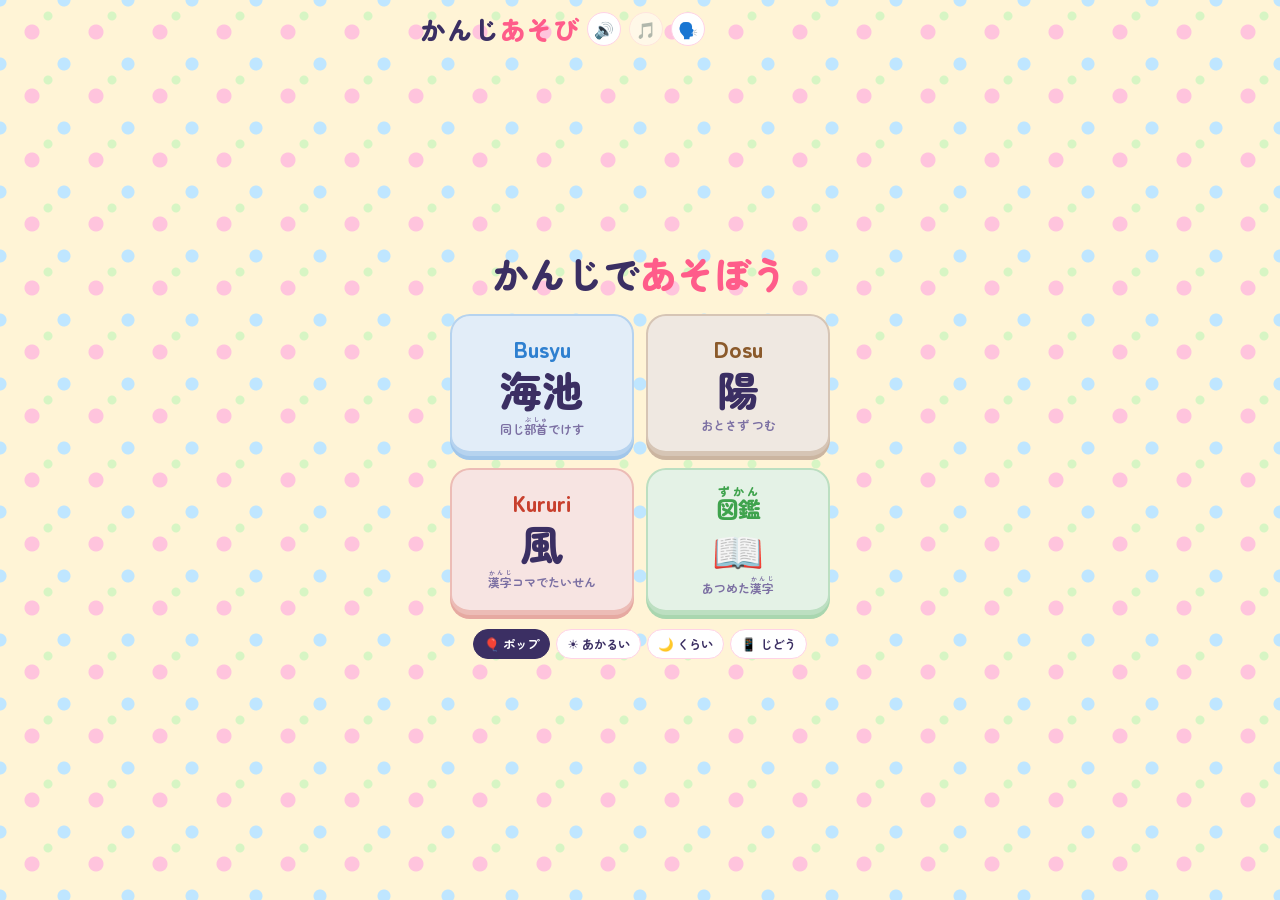
<file: index.html>
<!DOCTYPE html>
<html lang="ja">
<head>
<meta charset="utf-8">
<meta name="viewport" content="width=device-width, initial-scale=1, maximum-scale=1, user-scalable=no, viewport-fit=cover">
<title>Busyu / Dosu</title>
<meta name="apple-mobile-web-app-capable" content="yes">
<meta name="mobile-web-app-capable" content="yes">
<meta name="apple-mobile-web-app-title" content="Busyu">
<meta name="theme-color" content="#FFF4D6">
<link rel="manifest" href="manifest.json">
<link rel="apple-touch-icon" href="icon-180.png">
<link rel="icon" href="icon-192.png">
<link rel="stylesheet" href="fonts.css">
<style>
:root{
  box-sizing:border-box;
  padding-top:env(safe-area-inset-top,0px);
  padding-bottom:env(safe-area-inset-bottom,0px);
  --bg:#EEEAE2; --ink:#2A2620; --muted:#6F675C; --field:#FBF9F5; --line:#DCD4C7;
  --shu:#C8402E; --slab:#A8916F; --ai:#2F6DB5; --gold:#E0A100;
}
@media (prefers-color-scheme:dark){
  :root:not([data-theme="light"]):not([data-theme="pop"]){--bg:#15130F;--ink:#EEE8DE;--muted:#9C9384;--field:#1F1C17;--line:#3A352D;--shu:#F07A6A;--slab:#6E5E47;--ai:#6FA8E8;--gold:#F2C14E}
}
:root[data-theme="dark"]{--bg:#15130F;--ink:#EEE8DE;--muted:#9C9384;--field:#1F1C17;--line:#3A352D;--shu:#F07A6A;--slab:#6E5E47;--ai:#6FA8E8;--gold:#F2C14E}
*{box-sizing:border-box}
html,body{margin:0;height:100%}
body{
  background:var(--bg);color:var(--ink);
  font-family:"Zen Maru Gothic","Hiragino Maru Gothic ProN","Hiragino Sans","Noto Sans JP",system-ui,sans-serif;
  display:flex;flex-direction:column;align-items:center;padding:10px 12px;overflow:hidden;
  -webkit-tap-highlight-color:transparent;user-select:none;-webkit-user-select:none;
}
.top{display:flex;justify-content:space-between;align-items:flex-end;width:100%;max-width:440px;margin-bottom:6px;gap:8px}
.brand{display:flex;align-items:center;gap:8px}
h1{font-weight:900;font-size:1.6rem;margin:0;letter-spacing:.02em}
h1 span{color:var(--shu)}
.icon{font:inherit;font-size:1rem;width:34px;height:34px;border-radius:50%;border:1.5px solid var(--line);background:var(--field);color:var(--ink);cursor:pointer;display:grid;place-items:center;padding:0}
.icon[aria-pressed="false"]{opacity:.45}
.icon[hidden]{display:none}
.stat{text-align:right;font-variant-numeric:tabular-nums}
.stat b{font-size:1.6rem;font-weight:900}
.stat small{display:block;color:var(--muted);font-size:.72rem;white-space:nowrap}
.stage{position:relative;flex:1;min-height:0;width:100%;max-width:440px;display:flex;justify-content:center}
canvas{display:block;height:100%;max-width:100%;touch-action:none;border-radius:14px}
.legend{display:flex;flex-wrap:wrap;gap:6px;justify-content:center;margin-top:8px;max-width:440px;min-height:30px}
.chip{display:flex;align-items:center;gap:6px;padding:3px 10px 3px 4px;border-radius:999px;background:var(--field);border:1px solid var(--line);font-size:.8rem;font-weight:700}
.chip i{font-style:normal;width:24px;height:24px;border-radius:7px;display:grid;place-items:center;color:#fff;font-weight:900;font-size:.9rem;background:var(--ink)}
.chip.plain{padding:4px 12px}
/* narrow phones: smaller header so the score stays on screen */
@media (max-width:400px){.top{gap:4px}.brand{gap:4px}h1{font-size:1.3rem}.icon{width:30px;height:30px;font-size:.85rem}.stat b{font-size:1.35rem}.stat small{font-size:.64rem}}
/* Busyu: up to 10 radicals in two fixed rows, so the board never has to change size mid-game */
.legend.grid{display:grid;grid-template-columns:repeat(5,minmax(0,1fr));gap:4px;width:100%;min-height:88px;align-content:start}
.legend.grid .chip{flex-direction:column;gap:1px;padding:3px 2px;border-radius:12px;font-size:.6rem;line-height:1.1;text-align:center;justify-content:center;min-width:0}
.legend.grid .chip i{width:26px;height:22px;font-size:.85rem}
.legend.grid .chip span{white-space:nowrap;overflow:hidden;text-overflow:clip;max-width:100%}
.overlay{
  position:absolute;inset:0;display:flex;flex-direction:column;align-items:center;justify-content:safe center;
  gap:8px;padding:16px;text-align:center;overflow-y:auto;border-radius:14px;
  background:color-mix(in srgb,var(--bg) 92%,transparent);z-index:5;
}
.overlay[hidden]{display:none}
.overlay h2{font-size:clamp(1.9rem,8vw,2.5rem);font-weight:900;margin:0}
.overlay p{margin:0;color:var(--muted);line-height:1.6;font-size:.84rem}
.overlay .big{font-size:1.4rem;color:var(--ink);font-weight:900}
.label{font-weight:700;font-size:.8rem;color:var(--ink);margin-top:2px}
.seg{display:flex;gap:6px;flex-wrap:wrap;justify-content:center}
.seg button{
  font:inherit;font-weight:900;font-size:.95rem;min-width:46px;padding:6px 10px;border-radius:12px;
  border:2px solid var(--line);background:var(--field);color:var(--ink);cursor:pointer;
}
.seg button[aria-pressed="true"]{border-color:var(--shu);background:var(--shu);color:#fff}
.seg button:disabled{opacity:.35;cursor:default}
.seg small{display:block;font-size:.6rem;font-weight:500;font-family:"Zen Maru Gothic",sans-serif}
.seg.mode button{min-width:118px;padding:8px 12px}
.seg.mode b{display:block;font-size:1.15rem}
.seg.fonts button{min-width:56px;font-size:1.4rem;line-height:1.1;padding:5px 7px}
.seg.stages button{min-width:40px}
.goal{color:var(--ink)!important;font-weight:700}
.toggle{display:flex;align-items:center;gap:8px;font-size:.86rem;cursor:pointer}
.toggle input{width:20px;height:20px;accent-color:var(--shu)}
.opts{display:flex;flex-direction:column;align-items:center;gap:6px}
.opts[hidden]{display:none}
button.go,button.sub{
  font:inherit;font-weight:900;font-size:1.05rem;border:none;border-radius:999px;padding:11px 28px;
  background:var(--shu);color:#fff;cursor:pointer;
}
button.go:disabled{opacity:.6}
button.sub{background:transparent;color:var(--ink);border:2px solid var(--line)}
button:focus-visible{outline:3px solid var(--ink);outline-offset:3px}
.btns{display:flex;gap:8px;flex-wrap:wrap;justify-content:center}
.btns [hidden]{display:none}
.fab{
  position:absolute;bottom:12px;height:58px;min-width:58px;border-radius:999px;padding:0 14px;
  border:none;background:var(--ink);color:var(--field);font:inherit;font-size:1.6rem;font-weight:900;cursor:pointer;touch-action:none;z-index:2;
}
.fab[hidden]{display:none}
#rot{right:12px}
#shake{left:16px;top:52px;bottom:auto;height:40px;min-width:0;padding:0 12px;font-size:.85rem;background:var(--gold);color:#2A2620}
/* zukan */
#zukan{justify-content:flex-start;background:var(--bg)}
#home{background:var(--bg)}
.hometitle{font-size:clamp(1.7rem,8vw,2.3rem)!important;margin-bottom:6px!important}
.hometitle span{color:var(--shu)}
.tiles{display:grid;grid-template-columns:repeat(2,minmax(0,1fr));gap:12px;width:100%;max-width:380px}
.tile{font:inherit;color:var(--ink);background:var(--field);border:2px solid var(--line);border-radius:20px;padding:16px 8px 14px;cursor:pointer;
  display:flex;flex-direction:column;align-items:center;gap:2px;border-bottom:5px solid var(--tc)}
.tile b{font-size:1.4rem;font-weight:900;color:var(--tc)}
.tile .tk{font-size:2.6rem;font-weight:900;line-height:1.15}
.tile small{font-size:.75rem;color:var(--muted);font-weight:700}
.tile:active{transform:translateY(2px)}
.backhome{align-self:flex-start;padding:6px 14px!important;font-size:.9rem!important}
.ztabs{display:flex;gap:6px}
.zgrid{display:grid;grid-template-columns:repeat(auto-fill,minmax(44px,1fr));gap:6px;width:100%;max-width:400px}
.zgrid.words{grid-template-columns:repeat(auto-fill,minmax(82px,1fr))}
.zgrid button{font:inherit;font-size:1.35rem;font-weight:900;height:46px;border-radius:10px;border:1.5px solid var(--line);background:var(--field);color:var(--ink);cursor:pointer;padding:0}
.zgrid.words button{font-size:1.1rem}
.zgrid button.un{color:var(--line);font-size:1rem}
.zcard{width:100%;max-width:400px;background:var(--field);border:1.5px solid var(--line);border-radius:14px;padding:12px;display:flex;gap:14px;align-items:center;text-align:left}
.zcard[hidden]{display:none}
.zcard .zk{font-size:3rem;font-weight:900;line-height:1;min-width:64px;text-align:center}
.zcard .zk.w{font-size:2rem}
.zcard div p{color:var(--ink);font-size:.86rem}
.zcard div p.m{color:var(--muted)}
.zcard div p.big2{font-size:1.3rem;font-weight:900}
.askbox{z-index:20!important;background:color-mix(in srgb,var(--bg) 85%,transparent)!important}
/* pop theme for kids: pastel colours, polka dots */
:root[data-theme="pop"]{--bg:#FFF4D6;--ink:#3B2F63;--muted:#7C70A3;--field:#FFFFFF;--line:#FFD3E6;--shu:#FF5C8A;--slab:#F4A259;--ai:#3D8BFF;--gold:#FFB400;--dish1:#FFFFFF;--dish2:#FFE39A}
:root[data-theme="pop"] body{background:
  radial-gradient(circle,#FFC4DD 0 7px,transparent 8px) 0 0/64px 64px,
  radial-gradient(circle,#BFE6FF 0 6px,transparent 7px) 32px 32px/64px 64px,
  radial-gradient(circle,#D7F5C4 0 4px,transparent 5px) 16px 48px/64px 64px,
  #FFF4D6}
:root[data-theme="pop"] .overlay{background:color-mix(in srgb,#FFF4D6 80%,transparent)}
:root[data-theme="pop"] #home,:root[data-theme="pop"] #zukan{background:transparent}
:root[data-theme="pop"] .tile{background:color-mix(in srgb,var(--tc) 14%,#fff);border-color:color-mix(in srgb,var(--tc) 35%,#fff);box-shadow:0 4px 0 color-mix(in srgb,var(--tc) 45%,#fff)}
:root[data-theme="pop"] .seg button,:root[data-theme="pop"] .card,:root[data-theme="pop"] .chip{box-shadow:0 2px 0 var(--line)}
:root[data-theme="pop"] canvas{box-shadow:0 0 0 4px #FFD3E6}
.themes{display:flex;gap:6px;justify-content:center;flex-wrap:wrap;margin-top:6px}
.themes button{font:inherit;font-size:.78rem;font-weight:700;padding:5px 10px;border-radius:999px;border:1.5px solid var(--line);background:var(--field);color:var(--ink);cursor:pointer}
.themes button[aria-pressed="true"]{background:var(--ink);color:var(--field);border-color:var(--ink)}
/* zukan stamps */
.zgrid{grid-template-columns:repeat(auto-fill,minmax(48px,1fr))!important}
.zgrid button{position:relative;height:58px!important;display:flex;flex-direction:column;align-items:center;justify-content:center;gap:3px}
.zgrid .zg{font-size:1.35rem;line-height:1}
.zd{display:flex;gap:3px}.zd i{width:7px;height:7px;border-radius:50%;background:var(--line)}.zd i.on{background:var(--c)}
.zgrid button.lv0 .zg{color:var(--muted)}
.zgrid button.lv1{background:#EAF7E1;border-color:#9BD57F;color:#2A2620}
.zgrid button.lv2{background:#DDF0FF;border-color:#6FB3EE;color:#2A2620}
.zgrid button.lv3{background:linear-gradient(135deg,#FFE58A,#FFC83D);border-color:#E0A100;color:#5A3D00;box-shadow:0 2px 0 #E0A100}
.zgrid button.lv3::after{content:"★";position:absolute;top:2px;right:4px;font-size:.62rem;color:#B07800}
#zukan>*{flex-shrink:0}
.zradwrap{width:100%;max-width:420px;display:flex;align-items:center;gap:4px}
.zradwrap:has(.zrads[hidden]){display:none}
.zarrow{flex:0 0 28px;height:46px;border:none;border-radius:10px;background:var(--field);color:var(--muted);font-size:.8rem;cursor:pointer}
.zrads{flex:1;min-width:0;display:flex;gap:6px;overflow-x:auto;overflow-y:hidden;padding:4px 2px 8px;overscroll-behavior-x:contain;scroll-snap-type:x proximity;-webkit-overflow-scrolling:touch;cursor:grab;
  -webkit-mask-image:linear-gradient(90deg,transparent 0,#000 12px,#000 calc(100% - 12px),transparent 100%);mask-image:linear-gradient(90deg,transparent 0,#000 12px,#000 calc(100% - 12px),transparent 100%)}
.zrads[hidden]{display:none}
.zrads button{flex:0 0 50px;scroll-snap-align:start}
.zrads button.wide{flex-basis:auto;padding:4px 10px!important}
.zrads button{font:inherit;color:var(--ink);background:var(--bg);border:2px solid var(--line);border-radius:12px;padding:4px 2px;cursor:pointer;display:flex;flex-direction:column;align-items:center;line-height:1.15}
.zrads button b{font-size:1.25rem;font-weight:900}
.zrads button small{font-size:.6rem;font-weight:700;color:var(--muted)}
.zrads button[aria-pressed="true"]{border-color:var(--shu);background:var(--shu);color:#fff}
.zrads button[aria-pressed="true"] small{color:#fff}
.stamps{display:flex;gap:6px;margin:6px 0 2px!important}
.stamps span{font-size:.72rem;font-weight:900;text-align:center;padding:4px 8px;border-radius:10px;border:2px dashed var(--line);color:var(--muted);line-height:1.3}
.stamps span.on{border:2px solid var(--c);background:var(--c);color:#fff}
.stamps small{font-weight:700;font-size:.62rem}
</style>
<script>(function(){ // theme: from the link (?theme=) first, then saved setting, else pop
  let t=null;try{t=new URLSearchParams(location.search).get("theme")}catch(e){}
  try{if(t)localStorage.setItem("bd-theme2",t);else t=localStorage.getItem("bd-theme2")}catch(e){}
  t=t||"pop";window.__theme=t;if(t!=="auto")document.documentElement.dataset.theme=t;
})()</script>

</head>
<body>
<div class="top">
  <div class="brand">
    <h1 id="logo">Bu<span>syu</span></h1>
    <button class="icon" id="homeIcon" aria-label="ホームにもどる" hidden>🏠</button>
    <button class="icon" id="sfxBtn" aria-label="こうかおん">🔊</button>
    <button class="icon" id="bgmBtn" aria-label="BGM">🎵</button>
    <button class="icon" id="voiceBtn" aria-label="読み上げ">🗣️</button>
  </div>
  <div class="stat"><small id="lv"></small><b id="score">0</b><small id="best"></small></div>
</div>
<div class="stage" id="stage">
  <canvas id="cv"></canvas>
  <button class="fab" id="rot" hidden aria-label="かいてん">↻</button>
  <button class="fab" id="shake" hidden aria-label="はこをゆらす">ゆらす</button>
  <div class="overlay" id="home">
    <h2 class="hometitle">かんじで<span>あそぼう</span></h2>
    <div class="tiles">
      <button class="tile" data-go="busyu" style="--tc:#2F80D0"><b>Busyu</b><span class="tk">海池</span><small>同じ<ruby>部首<rt>ぶしゅ</rt></ruby>でけす</small></button>
      <button class="tile" data-go="dosu" style="--tc:#8B5A2B"><b>Dosu</b><span class="tk">陽</span><small>おとさず つむ</small></button>
      <button class="tile" data-go="kururi" style="--tc:#C8402E"><b>Kururi</b><span class="tk">風</span><small><ruby>漢字<rt>かんじ</rt></ruby>コマでたいせん</small></button>
      <button class="tile" data-go="zukan" style="--tc:#3FA34D"><b><ruby>図鑑<rt>ずかん</rt></ruby></b><span class="tk">📖</span><small>あつめた<ruby>漢字<rt>かんじ</rt></ruby></small></button>
    </div>
    <div class="themes" id="themes" role="group" aria-label="がめんの色"></div>
  </div>
  <div class="overlay" id="start" hidden>
    <button class="sub backhome" id="homeBtn1">← ホーム</button>
    <div class="seg mode" id="modes" role="group" aria-label="モード" hidden>
      <button data-mode="busyu"><b>Busyu</b><small>同じ<ruby>部首<rt>ぶしゅ</rt></ruby>でけす</small></button>
      <button data-mode="dosu"><b>Dosu</b><small>おとさず つむ</small></button>
    </div>
    <div class="seg" id="plays" role="group" aria-label="あそびかた"></div>
    <p id="desc"></p>
    <div class="opts" id="stageOpts">
      <div class="seg stages" id="stages"></div>
      <p class="goal" id="stageGoal"></p>
    </div>
    <div class="opts" id="ruleOpts">
      <div class="label">きえる じょうけん</div>
      <div class="seg" id="rules" role="group" aria-label="きえる じょうけん"></div>
    </div>
    <div class="opts" id="busyuOpts">
      <div class="label">出てくる<ruby>部首<rt>ぶしゅ</rt></ruby>の数</div>
      <div class="seg" id="counts"></div>
      <div class="label">むずかしさ</div>
      <div class="seg" id="diffs" role="group" aria-label="むずかしさ"></div>
      <label class="toggle"><input type="checkbox" id="hint" checked><ruby>部首<rt>ぶしゅ</rt></ruby>ごとに 色をわける</label>
    </div>
    <div class="label"><ruby>漢字<rt>かんじ</rt></ruby>のはんい</div>
    <div class="seg" id="grades"></div>
    <div class="label">フォント</div>
    <div class="seg fonts" id="fonts" role="group" aria-label="フォント"></div>
    <p id="howto"></p>
    <div class="btns">
      <button class="go" id="startBtn">スタート</button>
    </div>
  </div>
  <div class="overlay" id="over" hidden>
    <h2 id="overTitle"></h2>
    <p class="big" id="result"></p>
    <p id="detail"></p>
    <div class="btns">
      <button class="go" id="nextBtn" hidden>つぎのステージ</button>
      <button class="go" id="retryBtn">もう一回</button>
      <button class="sub" id="setBtn">せっていを かえる</button>
      <button class="sub" id="homeBtn2">ホーム</button>
      <button class="sub" id="zkBtn2">📖 <ruby>図鑑<rt>ずかん</rt></ruby></button>
    </div>
  </div>
  <div class="overlay askbox" id="ask" hidden>
    <p class="big" id="askMsg">ゲームをやめてホームにもどりますか？</p>
    <div class="btns"><button class="go" id="askYes">もどる</button><button class="sub" id="askNo">つづける</button></div>
  </div>
  <div class="overlay" id="zukan" hidden>
    <h2 style="font-size:1.6rem"><ruby>漢字<rt>かんじ</rt></ruby><ruby>図鑑<rt>ずかん</rt></ruby></h2>
    <p id="zkCount"></p>
    <div class="seg ztabs" id="ztabs"></div>
    <div class="zradwrap" id="zradWrap"><button class="zarrow" id="zradL" aria-label="ひだりへ">◀</button><div class="zrads" id="zrads" role="group" aria-label="ぶしゅでえらぶ"></div><button class="zarrow" id="zradR" aria-label="みぎへ">▶</button></div>
    <div class="zcard" id="zcard" hidden></div>
    <div class="zgrid" id="zgrid"></div>
    <button class="sub" id="zkClose">とじる</button>
  </div>
</div>
<div class="legend" id="legend"></div>

<script src="matter.min.js"></script>
<script>
// ================= data =================
// 字|学年(7=中学)|音|訓|意味  — grouped by radical
const RAD_SRC=[
 ["氵","さんずい","#2F80D0","h.32",`水|1|スイ|みず|みず|w
海|2|カイ|うみ|うみ
池|2|チ|いけ|いけ
汽|2|キ|—|ゆげ
活|2|カツ|—|いきる・いきいきする
泳|3|エイ|およ(ぐ)|およぐ
波|3|ハ|なみ|なみ
湖|3|コ|みずうみ|みずうみ
流|3|リュウ・ル|なが(れる)|ながれる
決|3|ケツ|き(める)|きめる
港|3|コウ|みなと|みなと
温|3|オン|あたた(かい)|あたたかい
漢|3|カン|—|中国のこと・かんじの「かん」
油|3|ユ|あぶら|あぶら
洗|6|セン|あら(う)|あらう
澤|7|タク|さわ|さわ（「沢」の古い書き方）`],
 ["木","きへん","#8B5A2B","h.38",`木|1|モク・ボク|き|き|w
本|1|ホン|もと|ほん・もと|w
森|1|シン|もり|もり|w
林|1|リン|はやし|はやし
校|1|コウ|—|まなびや・学校
村|1|ソン|むら|むら
板|3|ハン・バン|いた|いた
柱|3|チュウ|はしら|はしら
橋|3|キョウ|はし|はし
根|3|コン|ね|ね・もと
植|3|ショク|う(える)|うえる
横|3|オウ|よこ|よこ
松|4|ショウ|まつ|まつの木
桜|5|オウ|さくら|さくら
机|6|キ|つくえ|つくえ`],
 ["亻","にんべん","#EF6C00","h.3",`人|1|ジン・ニン|ひと|ひと|w
休|1|キュウ|やす(む)|やすむ
体|2|タイ・テイ|からだ|からだ
作|2|サク・サ|つく(る)|つくる
何|2|カ|なに・なん|なに
住|3|ジュウ|す(む)|すむ
使|3|シ|つか(う)|つかう
仕|3|シ・ジ|つか(える)|つかえる
便|4|ベン・ビン|たよ(り)|べんり・たより
位|4|イ|くらい|くらい・いるばしょ
信|4|シン|—|しんじる
例|4|レイ|たと(える)|たとえ
値|6|チ|ね・あたい|ねだん・あたい`],
 ["艹","くさかんむり","#3FA34D","k.32",`花|1|カ|はな|はな
草|1|ソウ|くさ|くさ
茶|2|チャ・サ|—|おちゃ
薬|3|ヤク|くすり|くすり
葉|3|ヨウ|は|は（しょくぶつの）
落|3|ラク|お(ちる)|おちる
苦|3|ク|くる(しい)・にが(い)|くるしい・にがい
荷|3|カ|に|にもつ
芽|4|ガ|め|め（しょくぶつの）
菜|4|サイ|な|な・やさい
英|4|エイ|—|すぐれる・イギリス
若|6|ジャク|わか(い)|わかい`],
 ["言","ごんべん","#4A55C0","h.4",`言|2|ゲン・ゴン|い(う)|いう・ことば|w
話|2|ワ|はな(す)|はなす
語|2|ゴ|かた(る)|ことば・かたる
読|2|ドク・トク|よ(む)|よむ
記|2|キ|しる(す)|かきしるす
計|2|ケイ|はか(る)|はかる・かぞえる
詩|3|シ|—|し（ポエム）
調|3|チョウ|しら(べる)|しらべる・ととのえる
談|3|ダン|—|はなしあう
説|4|セツ|と(く)|ときあかす
試|4|シ|ため(す)|ためす・こころみる
訓|4|クン|—|おしえる・くんよみ
誌|6|シ|—|かきしるす・ざっし`],
 ["糸","いとへん","#A35BD6","h.4",`糸|1|シ|いと|いと|w
紙|2|シ|かみ|かみ
線|2|セン|—|すじ・せん
細|2|サイ|ほそ(い)・こま(かい)|ほそい・こまかい
組|2|ソ|く(む)|くむ・くみ
絵|2|カイ・エ|—|え
終|3|シュウ|お(わる)|おわる
級|3|キュウ|—|だんかい・クラス
練|3|レン|ね(る)|ねる・きたえる
緑|3|リョク|みどり|みどり
結|4|ケツ|むす(ぶ)|むすぶ
給|4|キュウ|—|あたえる
続|4|ゾク|つづ(く)|つづく`],
 ["扌","てへん","#C2185B","h.34",`手|1|シュ|て|て|w
持|3|ジ|も(つ)|もつ
投|3|トウ|な(げる)|なげる
指|3|シ|ゆび・さ(す)|ゆび・さす
拾|3|シュウ・ジュウ|ひろ(う)|ひろう
打|3|ダ|う(つ)|うつ
折|4|セツ|お(る)|おる
技|5|ギ|わざ|わざ
採|5|サイ|と(る)|とる・えらぶ
授|5|ジュ|さず(ける)|さずける
捨|6|シャ|す(てる)|すてる
拡|6|カク|—|ひろげる
押|7|オウ|お(す)|おす`],
 ["宀","うかんむり","#A1442F","k.34~8",`家|2|カ・ケ|いえ・や|いえ
室|2|シツ|むろ|へや
安|3|アン|やす(い)|やすらか・やすい
客|3|キャク|—|おきゃく
宿|3|シュク|やど|やど
守|3|シュ|まも(る)|まもる
定|3|テイ|さだ(める)|さだめる・きめる
実|3|ジツ|み|み・ほんとう
宮|3|キュウ・グウ|みや|みや・ごてん
寒|3|カン|さむ(い)|さむい
害|4|ガイ|—|そこなう
宝|6|ホウ|たから|たから`],
 ["辶","しんにょう","#5F7A94","n.32,.2",`道|2|ドウ|みち|みち
通|2|ツウ|とお(る)|とおる・かよう
近|2|キン|ちか(い)|ちかい
遠|2|エン|とお(い)|とおい
週|2|シュウ|—|一週間
送|3|ソウ|おく(る)|おくる
進|3|シン|すす(む)|すすむ
運|3|ウン|はこ(ぶ)|はこぶ・めぐりあわせ
遊|3|ユウ|あそ(ぶ)|あそぶ
速|3|ソク|はや(い)|はやい
返|3|ヘン|かえ(す)|かえす
達|4|タツ|—|とどく・すぐれる`],
 ["⺮","たけかんむり","#1F9E89","k.36",`竹|1|チク|たけ|たけ|w
答|2|トウ|こた(える)|こたえる
算|2|サン|—|かぞえる
筆|3|ヒツ|ふで|ふで
箱|3|—|はこ|はこ
第|3|ダイ|—|じゅんばん
等|3|トウ|ひと(しい)|ひとしい・など
笑|4|ショウ|わら(う)|わらう
節|4|セツ|ふし|ふし・くぎり
管|4|カン|くだ|くだ
筋|6|キン|すじ|すじ
簡|6|カン|—|てがる・かんたん
箸|7|—|はし|はし（ごはんを食べる）`],
 ["日","ひへん","#F2B705","h.33~16",`日|1|ニチ・ジツ|ひ|ひ・おひさま|w
早|1|ソウ|はや(い)|はやい|k.5
星|2|セイ|ほし|ほし|k.5
明|2|メイ|あか(るい)|あかるい
時|2|ジ|とき|とき
晴|2|セイ|は(れる)|はれる
曜|2|ヨウ|—|ようび
暗|3|アン|くら(い)|くらい
昭|3|ショウ|—|あきらか
昨|4|サク|—|きのう・ひとつまえ
映|6|エイ|うつ(る)|うつる
暖|6|ダン|あたた(かい)|あたたかい
晩|6|バン|—|ゆうがた・よる`],
 ["金","かねへん","#9AA3AB","h.4",`金|1|キン・コン|かね|かね・きん|w
鉄|3|テツ|—|てつ
銀|3|ギン|—|ぎん
鏡|4|キョウ|かがみ|かがみ
録|4|ロク|—|かきしるす
銅|5|ドウ|—|どう（きんぞく）
針|6|シン|はり|はり
鋼|6|コウ|はがね|はがね
鉛|7|エン|なまり|なまり
鈴|7|レイ・リン|すず|すず
鍋|7|—|なべ|なべ`],
 ["口","くちへん","#E53935","h.3~10",`口|1|コウ・ク|くち|くち|w
右|1|ウ・ユウ|みぎ|みぎ|b.3,.45,1,1
名|1|メイ・ミョウ|な|なまえ|a.5
味|3|ミ|あじ|あじ
唱|4|ショウ|とな(える)|となえる
呼|6|コ|よ(ぶ)|よぶ
吸|6|キュウ|す(う)|すう
吹|7|スイ|ふ(く)|ふく
叫|7|キョウ|さけ(ぶ)|さけぶ
吐|7|ト|は(く)|はく
咲|7|—|さ(く)|さく
喫|7|キツ|—|のむ・すう
噴|7|フン|ふ(く)|ふきだす`],
 ["女","おんなへん","#D94F9E","h.4",`女|1|ジョ・ニョ|おんな|おんな|w
妹|2|マイ|いもうと|いもうと
姉|2|シ|あね|あね
始|3|シ|はじ(める)|はじめる
好|4|コウ|す(き)|すき・このむ
媛|4|エン|ひめ|ひめ（えひめけんの「媛」）
姓|7|セイ・ショウ|—|みょうじ
婚|7|コン|—|けっこん
娘|7|—|むすめ|むすめ
嫁|7|カ|よめ|よめ
妙|7|ミョウ|—|ふしぎ・すぐれている`],
 ["子","こへん","#35A7D8","w",`子|1|シ・ス|こ|こども|w
字|1|ジ|あざ|もじ|a.55
学|1|ガク|まな(ぶ)|まなぶ|a.5`],
 ["田","たへん","#7A8F2A","w",`田|1|デン|た|たんぼ|w
町|1|チョウ|まち|まち|h.45
男|1|ダン・ナン|おとこ|おとこ|k.5
番|2|バン|—|じゅんばん|a.45`],
 ["礻","しめすへん","#B23A48","h.35",`社|2|シャ|やしろ|やしろ・会社
神|3|シン・ジン|かみ|かみさま
祥|7|ショウ|—|めでたいこと・しるし`],
 ["力","ちから","#D84315","w",`力|1|リョク・リキ|ちから|ちから|w
加|4|カ|くわ(える)|くわえる|h.5
助|3|ジョ|たす(ける)|たすける|r.45
動|3|ドウ|うご(く)|うごく|r.45`],
 ["阝","こざとへん","#6D8B74","h.33",`陽|3|ヨウ|—|たいよう・ひなた
院|3|イン|—|たてもの・びょういん
階|3|カイ|—|かいだん・…かい`],
 ["風","かぜ","#5FA8A0","w",`風|2|フウ|かぜ|かぜ`],
 ["癶","はつがしら","#8E6C8A","k.4",`登|3|トウ・ト|のぼ(る)|のぼる`],
 ["一","いち","#3D5A80","w",`一|1|イチ|ひと(つ)|ひとつ|w
三|1|サン|み(っつ)|みっつ|w
上|1|ジョウ|うえ|うえ|a.25
下|1|カ・ゲ|した|した|k.25
七|1|シチ|なな|ななつ|w
万|2|マン・バン|—|まん・とてもたくさん|w`],
 ["大","だい","#6D4C9F","w",`大|1|ダイ・タイ|おお(きい)|おおきい|w
天|1|テン|あま|そら|w
太|2|タイ|ふと(い)|ふとい|w`],
 ["十","じゅう","#5C6BC0","w",`十|1|ジュウ|とお|とお|w
千|1|セン|ち|せん（数）|w
午|2|ゴ|—|ひるの十二時|w
南|2|ナン|みなみ|みなみ|k.3`],
 ["八","はち","#B5651D","w",`八|1|ハチ|や(っつ)|やっつ|w
六|1|ロク|む(っつ)|むっつ|a.45
公|2|コウ|おおやけ|みんなの|k.45`],
 ["王","おうへん","#D4A017","h.4",`王|1|オウ|—|おうさま|w
玉|1|ギョク|たま|たま|w
理|2|リ|—|すじみち・りか|h.4`],
 ["土","つちへん","#A0522D","h.35",`土|1|ド・ト|つち|つち|w
地|2|チ・ジ|—|じめん|h.35
場|2|ジョウ|ば|ばしょ|h.35`],
 ["雨","あめかんむり","#4FA3B8","k.45",`雨|1|ウ|あめ|あめ|w
雪|2|セツ|ゆき|ゆき|k.45
雲|2|ウン|くも|くも|k.45
電|2|デン|—|でんき|k.45`],
];
const OJAMA_SRC=`乙|7|オツ|—|二番目
了|7|リョウ|—|おわる
丸|2|ガン|まる|まる
久|5|キュウ|ひさ(しい)|ひさしい
才|2|サイ|—|うまれつきの力
丈|7|ジョウ|たけ|ながさ・じょうぶ`;
// 語|よみ|意味
const BWORD_SRC=`茶室|ちゃしつ|茶道をする部屋
実話|じつわ|本当にあった話
記録|きろく|書きのこすこと
計算|けいさん|数をかぞえて答えを出すこと
説明|せつめい|わかるように話すこと
調節|ちょうせつ|ちょうどよくととのえること
談笑|だんしょう|わらいながら 話すこと
筆記|ひっき|書きとること
細流|さいりゅう|細い 川のながれ
結婚|けっこん|ふうふに なること
緑茶|りょくちゃ|みどり色の 日本の お茶
持続|じぞく|長くつづくこと
指定|してい|これと きめること
寒波|かんぱ|とても さむい 空気が やってくること
通信|つうしん|しらせを つたえること
送信|そうしん|メールなどを おくること
遊泳|ゆうえい|およぐこと
返信|へんしん|へんじを おくること
時計|とけい|時こくを はかる どうぐ
暖流|だんりゅう|あたたかい 海の ながれ
鉄橋|てっきょう|てつで できた はし
始終|しじゅう|はじめから おわりまで・いつも
体温|たいおん|体の おんど
作詩|さくし|しを 作ること
苦笑|くしょう|にがわらい
英語|えいご|イギリスやアメリカなどのことば
林道|りんどう|林の中の道
村道|そんどう|村の道
温暖|おんだん|気こうが あたたかいこと
決定|けってい|はっきり きめること
流通|りゅうつう|しなものが 世の中に 出まわること
洗練|せんれん|あかぬけて じょうひんに なること
油絵|あぶらえ|あぶらの えのぐで かいた 絵
何時|なんじ|何時ごろか
作家|さっか|お話などを 書く人
寒暖|かんだん|さむさと あたたかさ
定時|ていじ|きまった 時こく
宝箱|たからばこ|たからものを 入れる はこ
運休|うんきゅう|電車や バスが お休みすること
達筆|たっぴつ|字が上手なこと
近海|きんかい|りくに 近い 海
速記|そっき|すばやく書きとること
等級|とうきゅう|ランク・だんかい
晩婚|ばんこん|年を とってからの けっこん
時速|じそく|1時間に すすむ きょり
暗記|あんき|そらでおぼえること
銅線|どうせん|どうで できた 線
鉄道|てつどう|線ろの 上を 走る のりもの
針葉|しんよう|はりのように 細い は
喫茶|きっさ|お茶を のむこと
折紙|おりがみ|紙を おって いろいろな 形を 作る あそび
給油|きゅうゆ|ねんりょうを 入れること
紙箱|かみばこ|紙で できた はこ
訓練|くんれん|くりかえし れんしゅうして きたえること
男子|だんし|男の子
女子|じょし|女の子
大木|たいぼく|大きな木
本日|ほんじつ|きょう
早口|はやくち|話すのがはやいこと
人口|じんこう|そこに すむ 人の 数
十字|じゅうじ|十の字の形
王子|おうじ|王さまの男の子ども
大人|おとな|一人前になった人
日本|にほん|わたしたちの国
一本|いっぽん|一つの細長いもの
三日|みっか|月の三番目の日・三日間
天下|てんか|世の中 ぜんたい
村人|むらびと|村に すむ 人
休日|きゅうじつ|休みの日
十人|じゅうにん|十の人
大王|だいおう|王さまの中の王さま
町村|ちょうそん|町と村
男女|だんじょ|男と女
名人|めいじん|とても上手な人
上手|じょうず|うまいこと
下手|へた|うまくないこと
雨天|うてん|雨の日
電池|でんち|電気をためるもの
雨水|あまみず|雨の水
竹林|ちくりん|竹の林
水田|すいでん|水をはった田んぼ
木星|もくせい|たいようけいで いちばん 大きい 星
金星|きんせい|明けの明星・よいの明星
土星|どせい|わの ある 星
十日|とおか|月の十番目の日・十日間
七日|なのか|月の七番目の日・七日間
女王|じょおう|女の王さま
手紙|てがみ|人に おくる 文
南口|みなみぐち|南がわの出入り口
大地|だいち|広い土地
番地|ばんち|じゅうしょの 番ごう
名字|みょうじ|家の名前
日記|にっき|毎日のできごとを書いたもの`;
const DWORD_SRC=`花火|はなび|火薬で光や音を楽しむもの
読書|どくしょ|本を読むこと
電車|でんしゃ|電気で 線ろを 走る のりもの
学校|がっこう|べんきょうを する ところ
青空|あおぞら|晴れた青い空
友達|ともだち|なかの よい 人
時間|じかん|時の長さ
音楽|おんがく|音で つくる げいじゅつ
天気|てんき|空のようす
地図|ちず|土地の ようすを あらわした 図
新聞|しんぶん|ニュースを のせた いんさつぶつ
漢字|かんじ|中国から つたわった 文字
野菜|やさい|食べるために そだてる 草
図書|としょ|本
雪山|ゆきやま|雪がつもった山
夕日|ゆうひ|夕方の 太よう
森林|しんりん|木が たくさん 生えている ところ
草花|くさばな|草や 花
草木|くさき|草や 木
手本|てほん|まねをして 学ぶもの
学力|がくりょく|学んで 身につけた 力
大学|だいがく|高校の あとに 学ぶ 学校
上下|じょうげ|上と 下
土木|どぼく|道や 川などを 作る しごと
一日|いちにち|朝から 夜まで
三人|さんにん|人が 三人
千人|せんにん|人が 千人
王女|おうじょ|王さまの むすめ
玉子|たまご|にわとりなどの たまご
水玉|みずたま|丸い つぶの もよう
休学|きゅうがく|学校を しばらく 休むこと
人手|ひとで|はたらく 人の 数
町人|ちょうにん|むかし 町に すんでいた 人`;
const IDIOM_SRC=`一石二鳥|いっせきにちょう|一つのことで二つの得をすること
十人十色|じゅうにんといろ|考えや すきなものは 人それぞれ ちがうこと
一期一会|いちごいちえ|一生に 一どの 出会いを 大切にすること
温故知新|おんこちしん|むかしのことを 学んで 新しいことを 知ること
花鳥風月|かちょうふうげつ|しぜんの 美しい けしき
以心伝心|いしんでんしん|ことばに しなくても 心が 通じあうこと
晴耕雨読|せいこううどく|晴れたら はたけしごと、雨なら 読書という のんびりした くらし
七転八起|しちてんはっき|何ども しっぱいしても くじけず 立ち上がること
起承転結|きしょうてんけつ|お話や 文の 組み立て方
自画自賛|じがじさん|自分で自分をほめること
千差万別|せんさばんべつ|いろいろなちがいがあること
臨機応変|りんきおうへん|その場に 合わせて うまく 動くこと
一心同体|いっしんどうたい|心も 体も 一つのように 強く むすびつくこと
試行錯誤|しこうさくご|しっぱいを くりかえしながら 正しい やり方を 見つけること`;

const KDATA={};
// region codes (where the radical sits, as fractions of the character box):
// w=whole, hX=left(へん), kX=top(かんむり), aX=bottom(あし), nX,Y=にょう, bU0,V0,U1,V1=box; "~T"=extra touch tolerance(px)
function parseRegion(code){
  const [c,t]=code.split("~"),ty=c[0],v=c.slice(1).split(",").map(Number);
  const boxes=ty==="w"?[[0,0,1,1]]:ty==="h"?[[0,0,v[0],1]]:ty==="k"?[[0,0,1,v[0]]]:ty==="a"?[[0,1-v[0],1,1]]:
    ty==="n"?[[0,0,v[0],1],[0,1-v[1],1,1]]:ty==="r"?[[1-v[0],0,1,1]]:[v];
  return{code,boxes,tol:t?+t:4};
}
const parseK=(line,rad,grp)=>{const [k,g,on,kun,mean,reg]=line.split("|");
  KDATA[k]={k,g:+g,on,kun,mean,rad,grp,reg:grp?parseRegion(reg||grp.region):null};return k};
const RADICALS=RAD_SRC.map(([sym,name,color,region,src])=>{
  const grp={sym,name,color,region};grp.all=src.split("\n").map(l=>parseK(l,name+"（"+sym+"）",grp));return grp});
const OJAMA=OJAMA_SRC.split("\n").map(l=>parseK(l,null));
const WORDS={};
const parseW=(src,type)=>src.split("\n").map(l=>{const [w,yomi,mean]=l.split("|");WORDS[w]={w,yomi,mean,type};return w});
const BUSYU_JUKUGO=parseW(BWORD_SRC,"juku");
const DOSU_ONLY=parseW(DWORD_SRC,"juku");
const DOSU_JUKUGO=[...DOSU_ONLY,...BUSYU_JUKUGO];
const IDIOMS=parseW(IDIOM_SRC,"idiom");
const ALL_KANJI=[...RADICALS.flatMap(r=>r.all),...OJAMA];
const GRADES=[{g:1,name:"〜小1"},{g:2,name:"〜小2"},{g:4,name:"〜小4"},{g:6,name:"〜小6"},{g:7,name:"ぜんぶ"}];
const gradeName=g=>g>=7?"中学":`小${g}`;
// reading to show and speak: kun-yomi if there is one, otherwise on-yomi, in hiragana
const kata2hira=t=>t.replace(/[\u30a1-\u30f6]/g,c=>String.fromCharCode(c.charCodeAt(0)-0x60));
const YOMI={一:"いち",三:"さん",七:"しち",八:"はち",十:"じゅう",六:"ろく",千:"せん",万:"まん",校:"こう",学:"がく",上:"うえ",下:"した",
  天:"てん",公:"こう",午:"ご",王:"おう",字:"じ",番:"ばん",電:"でん",地:"ち",理:"り",本:"ほん",名:"な",陽:"よう",祥:"しょう",社:"しゃ",力:"ちから",九:"きゅう",才:"さい"};
function readingOf(k){const d=KDATA[k];if(!d)return"";if(YOMI[k])return YOMI[k];const r=d.kun!=="—"?d.kun:d.on;return kata2hira(r.split("・")[0].replace(/\(([^)]*)\)/g,"（$1）"))}

const PALETTE=["#2F6DB5","#2E8B57","#C0392B","#8547B0","#C98208","#138A90","#B5457A","#6E5A3A"];
const COUNTS=[3,4,5,6,7,8];
const FALLBACK=`"Hiragino Sans","Noto Sans JP",sans-serif`;
const FONTS=[
  {id:"maru",name:"丸ゴシック",family:`"Zen Maru Gothic"`,weight:900},
  {id:"mincho",name:"明朝",family:`"Shippori Mincho B1"`,weight:800},
  {id:"fude",name:"ふで",family:`"Yuji Syuku"`,weight:400},
  {id:"dot",name:"ドット",family:`"DotGothic16"`,weight:400},
  {id:"futo",name:"ごくぶと",family:`"Dela Gothic One"`,weight:400},
  {id:"magic",name:"マジック",family:`"Yusei Magic"`,weight:400},
  {id:"kyoka",name:"教科書",family:`"Klee One"`,weight:600},
];
const BSTAGES=[
  {count:3,goal:"clear",n:8,text:"8こ けす"},
  {count:3,time:60,goal:"clear",n:15,text:"60びょうで 15こ けす"},
  {count:4,goal:"combo",n:3,text:"3コンボを出す"},
  {count:4,goal:"juku",n:1,chance:.5,text:"じゅくごを 1つ つくる（読める じゅんに よこか たてに ならべて くっつける）"},
  {count:5,goal:"ojama",n:2,ojama:.2,item:.22,text:"どくたいじを 2つ けす（ボムで けせる）"},
  {count:5,time:45,goal:"clear",n:20,text:"45びょうで 20こ けす"},
  {count:6,goal:"score",n:2000,text:"2000点とる"},
  {count:8,hint:false,goal:"clear",n:15,text:"色わけ なしで 15こ けす"},
];
const DSTAGES=[
  {goal:"placed",n:5,text:"5こ つむ"},
  {goal:"height",n:3,text:"高さ 3字まで つむ"},
  {goal:"placed",n:10,text:"10こ つむ（10こ目は じゅくご）"},
  {goal:"shiri",n:1,shiri:.6,text:"しりとりづみを 1回 きめる"},
  {goal:"height",n:4,events:0,text:"風と じしんの中で 高さ 4字まで つむ"},
  {goal:"placed",n:20,text:"20こ つむ"},
];

const inRegion=(reg,u,v)=>reg.boxes.some(b=>u>=b[0]&&u<b[2]&&v>=b[1]&&v<b[3]);
// two group colours that are too alike get swapped for a fallback so the board stays readable
const hexRGB=h=>[1,3,5].map(i=>parseInt(h.slice(i,i+2),16));
const colorDist=(a,b)=>{const x=hexRGB(a),y=hexRGB(b);return Math.hypot(x[0]-y[0],x[1]-y[1],x[2]-y[2])};
const $=id=>document.getElementById(id);
function store(k,v){try{if(v===undefined)return localStorage.getItem(k);localStorage.setItem(k,v)}catch(e){return null}}
const css=n=>getComputedStyle(document.documentElement).getPropertyValue(n).trim();
let COL={};function readCols(){COL={ink:css("--ink"),muted:css("--muted"),field:css("--field"),line:css("--line"),shu:css("--shu"),slab:css("--slab"),ai:css("--ai"),gold:css("--gold")}}
matchMedia("(prefers-color-scheme:dark)").addEventListener("change",readCols);

let mode=store("bd-mode")==="dosu"?"dosu":"busyu";
let play=store("bd-play")||"free";
let F=FONTS.find(f=>f.id===store("bd-font"))||FONTS[0];
let count=+store("busyu-count")||4;if(!COUNTS.includes(count))count=4;
let grade=+store("bd-grade")||7;
let rule=store("bd-rule")==="any"?"any":"rad"; // "rad": only radical parts touching clears / "any": whole character
let stageIdx={busyu:0,dosu:0};
$("hint").checked=store("busyu-hint")!=="0";
const fontStr=px=>`${F.weight} ${px}px ${F.family},${FALLBACK}`;
const inGrade=k=>KDATA[k]&&KDATA[k].g<=grade;
const availRads=()=>RADICALS.map(r=>({...r,k:r.all.filter(inGrade)})).filter(r=>r.k.length>=(grade<=1?2:3));
const cleared_={get busyu(){return +store("bd-stage-busyu")||0},get dosu(){return +store("bd-stage-dosu")||0}};

// ================= zukan (collection) =================
let ZK;try{ZK=JSON.parse(store("bd-zukan")||"{}")}catch(e){ZK={}}
ZK.k=ZK.k||{};ZK.w=ZK.w||{};ZK.i=ZK.i||{};ZK.c=ZK.c||{};
// stamps per kanji: 1 = cleared in Busyu, 2 = stacked in Dosu, 4 = beaten in Kururi; all three = complete
let newSeen=0,newStamp=0;
const lvOf=k=>{const v=ZK.c[k]|0;return(v&1)+(v>>1&1)+(v>>2&1)};
// Kururi hands back the kanji beaten there (?beat=) so the stamps arrive even where pages cannot share storage
(function(){try{const q=new URLSearchParams(location.search),bt=q.get("beat");
  if(bt){for(const k of bt.split(",")){if(!KDATA[k])continue;ZK.k[k]=1;ZK.c[k]=(ZK.c[k]|0)|4}store("bd-zukan",JSON.stringify(ZK))}
  if(location.search)history.replaceState(null,"",location.pathname)}catch(e){}})();
function stamp(k,bit){
  if(!KDATA[k])return;seen("k",k);const v=ZK.c[k]|0;if(v&bit)return;
  ZK.c[k]=v|bit;newStamp++;store("bd-zukan",JSON.stringify(ZK));
  if(lvOf(k)===3)banner(`「${k}」かんせい！ ★`,COL.gold);
}
function seen(type,key){
  if(type==="k"&&!KDATA[key])return;if(type!=="k"&&!WORDS[key])return;
  if(ZK[type][key])return;ZK[type][key]=1;newSeen++;store("bd-zukan",JSON.stringify(ZK));
}

// ================= sound =================
let actx=null,master=null,bgmGain=null,sfxOn=store("bd-sfx")!=="0",bgmOn=store("bd-bgm")==="1";
function ac(){
  if(!actx){try{actx=new(window.AudioContext||window.webkitAudioContext)();master=actx.createGain();master.gain.value=.8;master.connect(actx.destination);
    bgmGain=actx.createGain();bgmGain.gain.value=.22;bgmGain.connect(master)}catch(e){return null}}
  if(actx.state==="suspended")actx.resume();return actx;
}
function tone(f,dur,type="triangle",vol=.15,when=0,slide=0,dest=null){
  if(!actx)return;const t=actx.currentTime+when,o=actx.createOscillator(),g=actx.createGain();
  o.type=type;o.frequency.setValueAtTime(f,t);if(slide)o.frequency.exponentialRampToValueAtTime(Math.max(30,f+slide),t+dur);
  g.gain.setValueAtTime(0,t);g.gain.linearRampToValueAtTime(vol,t+.008);g.gain.exponentialRampToValueAtTime(.0001,t+dur);
  o.connect(g);g.connect(dest||master);o.start(t);o.stop(t+dur+.05);
}
function noise(dur,vol,freq,when=0){
  if(!actx)return;const t=actx.currentTime+when,n=Math.floor(actx.sampleRate*dur),buf=actx.createBuffer(1,n,actx.sampleRate),d=buf.getChannelData(0);
  for(let i=0;i<n;i++)d[i]=Math.random()*2-1;
  const s=actx.createBufferSource(),f=actx.createBiquadFilter(),g=actx.createGain();s.buffer=buf;f.type="lowpass";f.frequency.value=freq;
  g.gain.setValueAtTime(vol,t);g.gain.exponentialRampToValueAtTime(.0001,t+dur);s.connect(f);f.connect(g);g.connect(master);s.start(t);
}
const NOTE=n=>440*Math.pow(2,(n-69)/12);
const SFX={
  drop(){tone(620,.06,"square",.04)},
  land(v){tone(140+Math.random()*30,.08,"triangle",Math.min(.18,.05+v*.02))},
  clear(combo){const base=72+Math.min(combo,6)*2;[0,4,7].forEach((s,i)=>tone(NOTE(base+s),.18,"triangle",.12,i*.05))},
  juku(){[0,4,7,12,16].forEach((s,i)=>tone(NOTE(76+s),.25,"square",.06,i*.07))},
  bomb(){noise(.6,.35,900);tone(90,.45,"sine",.3,0,-50)},
  shake(){noise(.7,.18,260)},
  item(){tone(NOTE(84),.12,"square",.05);tone(NOTE(91),.18,"square",.05,.08)},
  place(){tone(NOTE(67),.05,"square",.05)},
  turn(){tone(NOTE(79),.08,"triangle",.08)},
  over(){[0,-3,-7,-12].forEach((s,i)=>tone(NOTE(67+s),.3,"triangle",.12,i*.14))},
  win(){[0,4,7,12,7,12].forEach((s,i)=>tone(NOTE(72+s),.22,"square",.06,i*.11))},
  wind(){noise(3,.12,1400)},
  quake(){noise(2,.28,140)},
  warn(){tone(NOTE(81),.1,"square",.05);tone(NOTE(81),.1,"square",.05,.18)},
};
const sfx=(name,...a)=>{if(sfxOn&&ac())SFX[name](...a)};
// background music: gentle pentatonic loop, re-generated every 8 bars
const SCALE=[62,64,67,69,71,74,76,79,81];
let bgmTimer=null,bgmT=0,bgmStep=0,phrase=[];
function makePhrase(){let i=4;const p=[];for(let s=0;s<32;s++){if(Math.random()<.28){p.push(null);continue}i=Math.max(0,Math.min(SCALE.length-1,i+Math.floor(Math.random()*5)-2));p.push(SCALE[i])}return p}
function startBgm(){
  if(!bgmOn||bgmTimer||!ac())return;
  bgmT=actx.currentTime+.1;bgmStep=0;phrase=makePhrase();
  const spb=60/92/2,bass=[50,50,55,57];
  bgmTimer=setInterval(()=>{
    while(bgmT<actx.currentTime+.15){
      const n=phrase[bgmStep%32],w=bgmT-actx.currentTime;
      if(n)tone(NOTE(n),spb*1.6,"triangle",.5,w,0,bgmGain);
      if(bgmStep%4===0)tone(NOTE(bass[Math.floor(bgmStep/8)%4]-12),spb*3.5,"sine",.6,w,0,bgmGain);
      bgmT+=spb;bgmStep++;if(bgmStep%64===0)phrase=makePhrase();
    }
  },30);
}
function stopBgm(){clearInterval(bgmTimer);bgmTimer=null}
function syncSoundBtns(){$("sfxBtn").setAttribute("aria-pressed",sfxOn);$("bgmBtn").setAttribute("aria-pressed",bgmOn)}
function syncVoiceBtn(){$("voiceBtn").setAttribute("aria-pressed",voiceOn)}
$("voiceBtn").onclick=()=>{voiceOn=!voiceOn;store("bd-voice",voiceOn?"1":"0");syncVoiceBtn();if(voiceOn)say("よみあげ",true);else speechSynthesis&&speechSynthesis.cancel()};
$("sfxBtn").onclick=()=>{sfxOn=!sfxOn;store("bd-sfx",sfxOn?"1":"0");syncSoundBtns();if(sfxOn)sfx("place")};
$("bgmBtn").onclick=()=>{bgmOn=!bgmOn;store("bd-bgm",bgmOn?"1":"0");syncSoundBtns();bgmOn?startBgm():stopBgm()};

// ================= reading & voice =================
let voiceOn=store("bd-voice")!=="0",jaVoice=null,lastSaid=null;
function pickVoice(){const vs=speechSynthesis.getVoices().filter(v=>/^ja/i.test(v.lang));jaVoice=vs.find(v=>v.localService)||vs[0]||null}
if("speechSynthesis" in window){pickVoice();speechSynthesis.onvoiceschanged=pickVoice}
function say(text,force){if(text)text=String(text).replace(/[（(]([^）)]*)[）)]/g,"$1");
  if(!text||(!voiceOn&&!force)||!("speechSynthesis" in window))return;
  try{speechSynthesis.cancel();const u=new SpeechSynthesisUtterance(text);u.lang="ja-JP";if(jaVoice)u.voice=jaVoice;u.rate=.95;speechSynthesis.speak(u)}catch(e){}
}
function readingOfSpec(spec){
  if(!spec)return"";const ks=spec.glyphs.map(g=>g.k).join("");
  if(spec.glyphs.length>1)return WORDS[ks]?WORDS[ks].yomi:spec.glyphs.map(g=>readingOf(g.k)).join("・");
  return readingOf(ks);
}
function drawReading(spec,x,yTop,bgY,fitTop,fitBottom){
  const r=readingOfSpec(spec);if(!r)return;
  // big faint reading; in Busyu it is fitted into the free space between the line and the top of the pile
  ctx.save();ctx.textAlign="center";ctx.textBaseline="middle";ctx.fillStyle=COL.ink;
  let px=Math.min(96,300/Math.max(2,r.length));
  if(fitTop!=null){const room=fitBottom-fitTop;px=Math.max(26,Math.min(px,room*.8));bgY=room>=34?(fitTop+fitBottom)/2:fitTop+20}
  ctx.font=`900 ${px}px "Zen Maru Gothic",sans-serif`;
  if(fitTop!=null){ctx.globalAlpha=.55;ctx.lineWidth=6;ctx.strokeStyle=COL.field;ctx.strokeText(r,WW/2,bgY)}
  ctx.globalAlpha=fitTop!=null?.16:.09;ctx.fillText(r,WW/2,bgY);
  // small label above the held kanji
  ctx.globalAlpha=1;ctx.font=`900 16px "Zen Maru Gothic",sans-serif`;
  const w=ctx.measureText(r).width+16,lx=Math.min(Math.max(x,w/2+4),WW-w/2-4);
  ctx.fillStyle=COL.field;ctx.beginPath();ctx.roundRect?ctx.roundRect(lx-w/2,yTop-24,w,22,11):ctx.rect(lx-w/2,yTop-24,w,22);ctx.fill();
  ctx.strokeStyle=COL.line;ctx.lineWidth=1.5;ctx.stroke();
  ctx.fillStyle=COL.ink;ctx.fillText(r,lx,yTop-12.5);ctx.restore();
}

// ================= glyph -> collision shape =================
const WW=360,WH=580,S0=50,FR=.96,N=12,RES=96,shapeCache={};
const off=document.createElement("canvas");off.width=off.height=RES;
const octx=off.getContext("2d",{willReadFrequently:true});
function shapeFor(k,reg=null){
  const key=F.id+k+(reg?reg.code:"");if(shapeCache[key])return shapeCache[key];
  octx.clearRect(0,0,RES,RES);
  octx.font=fontStr(RES*FR);octx.textAlign="center";octx.textBaseline="middle";octx.fillStyle="#000";
  octx.fillText(k,RES/2,RES/2);
  const px=octx.getImageData(0,0,RES,RES).data,cs=RES/N,grid=[];
  for(let gy=0;gy<N;gy++){const row=[];for(let gx=0;gx<N;gx++){
    let ink=0,tot=0;
    for(let y=Math.floor(gy*cs);y<Math.floor((gy+1)*cs);y++)for(let x=Math.floor(gx*cs);x<Math.floor((gx+1)*cs);x++){tot++;if(px[(y*RES+x)*4+3]>110)ink++}
    if(ink/tot<=.2){row.push(0);continue}
    const em0=RES/2-RES*FR/2,u=((gx+.5)*cs-em0)/(RES*FR),v=((gy+.5)*cs-em0)/(RES*FR);
    row.push(reg&&inRegion(reg,u,v)?2:1);
  }grid.push(row)}
  const used=grid.map(r=>r.map(()=>false)),rects=[];
  for(let y=0;y<N;y++)for(let x=0;x<N;x++){
    if(!grid[y][x]||used[y][x])continue;
    const cls=grid[y][x];
    let w=1;while(x+w<N&&grid[y][x+w]===cls&&!used[y][x+w])w++;
    let h=1;
    outer:while(y+h<N){for(let i=0;i<w;i++)if(grid[y+h][x+i]!==cls||used[y+h][x+i])break outer;h++}
    for(let yy=y;yy<y+h;yy++)for(let xx=x;xx<x+w;xx++)used[yy][xx]=true;
    rects.push({x,y,w,h,r:cls===2});
  }
  if(!rects.length)rects.push({x:N/2-2,y:N/2-2,w:4,h:4,r:false});
  const c=S0/N;
  return shapeCache[key]=rects.map(r=>({x:(r.x+r.w/2)*c-S0/2,y:(r.y+r.h/2)*c-S0/2,w:r.w*c,h:r.h*c,r:r.r}));
}

const {Engine,Bodies,Composite,Events,Body,Sleeping}=Matter;
// spec = {glyphs:[{k,dx,rad?,oj?,item?}], sc, color?, kind?}; (x,y) = centre of the glyph group
function buildBody(spec,x,y,angle,opts={}){
  const parts=[];
  spec.glyphs.forEach((g,gi)=>{
    const reg=g.rad&&rule==="rad"?KDATA[g.k].reg:null;
    for(const r of shapeFor(g.k,reg)){
      const pt=Bodies.rectangle(x+(g.dx+r.x)*spec.sc,y+r.y*spec.sc,r.w*spec.sc,r.h*spec.sc,{density:.002});
      pt.gi=gi;pt.r=reg?r.r:!!g.rad;parts.push(pt)}});
  const b=Body.create({parts,friction:opts.friction??.5,frictionStatic:1,frictionAir:opts.air??.01,restitution:.02,label:opts.label});
  b.off={x:x-b.position.x,y:y-b.position.y};
  if(angle)Body.rotate(b,angle,{x,y});
  if(opts.static)Body.setStatic(b,true);
  b.spec=spec;b.born=now;
  return b;
}
const glyphColor=(s,g)=>g.oj?COL.muted:g.rad?($("hint").checked?g.rad.color:COL.ink):(g.c||s.color||COL.ink);
function drawSpec(spec,x,y,a,offv,alpha=1,extra=1){
  ctx.save();ctx.translate(x,y);ctx.rotate(a);if(offv)ctx.translate(offv.x,offv.y);ctx.scale(spec.sc*extra,spec.sc*extra);
  ctx.globalAlpha=alpha;ctx.textAlign="center";ctx.textBaseline="middle";
  for(const g of spec.glyphs){
    ctx.font=fontStr(S0*FR);
    if(g.item){ctx.shadowColor=COL.gold;ctx.shadowBlur=10+6*Math.sin(clock*6)}
    if(g.rad&&rule==="rad"&&$("hint").checked){
      ctx.fillStyle=COL.ink;ctx.fillText(g.k,g.dx,0);ctx.shadowBlur=0;
      const reg=KDATA[g.k].reg,E=S0*FR,x0=g.dx-E/2,y0=-E/2,P=4;
      ctx.save();ctx.beginPath();
      for(const b of reg.boxes)ctx.rect(x0+E*b[0]-(b[0]<=0?P:0),y0+E*b[1]-(b[1]<=0?P:0),E*(b[2]-b[0])+(b[0]<=0?P:0)+(b[2]>=1?P:0),E*(b[3]-b[1])+(b[1]<=0?P:0)+(b[3]>=1?P:0));
      ctx.clip();ctx.fillStyle=g.rad.color;ctx.fillText(g.k,g.dx,0);ctx.restore();
    }else{ctx.fillStyle=glyphColor(spec,g);ctx.fillText(g.k,g.dx,0);ctx.shadowBlur=0}
    if(g.item){ctx.font=`16px sans-serif`;ctx.fillText(g.item==="bomb"?"💣":"〰️",g.dx+S0*.4,-S0*.4)}
  }
  ctx.restore();
}
const drawBody=(b,alpha,extra)=>drawSpec(b.spec,b.position.x,b.position.y,b.angle,b.off,alpha,extra);
function glyphCenter(b,i){
  const lx=b.off.x+b.spec.glyphs[i].dx*b.spec.sc,ly=b.off.y,c=Math.cos(b.angle),s=Math.sin(b.angle);
  return{x:b.position.x+lx*c-ly*s,y:b.position.y+lx*s+ly*c};
}

// ================= canvas =================
const cv=$("cv"),ctx=cv.getContext("2d"),stage=$("stage");
let scale=1,dpr=1;
function resize(){
  dpr=Math.min(window.devicePixelRatio||1,2);
  const r=stage.getBoundingClientRect();
  scale=Math.min(r.width/WW,r.height/WH);
  cv.style.width=WW*scale+"px";cv.style.height=WH*scale+"px";
  cv.width=Math.round(WW*scale*dpr);cv.height=Math.round(WH*scale*dpr);
}

// ================= shared state =================
let engine,running=false,sim=false,now=0,clock=0,acc=0,last=0,hold=null,next=null,holdX=WW/2,holdA=0,
    score=0,ghosts=[],floats=[],particles=[],banners=[],camY=0,shakeFx=0,stg=null;
function puff(x,y,c,n){for(let i=0;i<n;i++){const a=Math.random()*Math.PI*2,s=40+Math.random()*120;particles.push({x,y,vx:Math.cos(a)*s,vy:Math.sin(a)*s,life:.6,c})}}
function banner(text,color){banners.push({text,color:color||COL.shu,t:0})}
function onLand(ev){
  for(const p of ev.pairs){
    for(const part of [p.bodyA,p.bodyB]){const b=part.parent;
      if((b.label==="block"||b.label==="piece")&&!b.landed){b.landed=true;sfx("land",b.speed)}}
  }
}

// ================= Busyu (clear mode) =================
const B={L:18,R:342,FLOOR:560,LINE:190,HOLD:78};
let active=[],radOf={},jukuList=[],bseq=0,cleared=0,combo=0,maxCombo=0,lastClear=-9,cooldown=0,danger=0,pending=[],
    jukuDone=0,ojamaCleared=0,shakeStock=0,ojamaRate=0,itemRate=0,chanceRate=0,jukuCheckT=0,timeLeft=0;
const level=()=>1+Math.floor(cleared/12);
const TA_SEC=180;let taWarn=11;
let diff=store("busyu-diff")==="hard"?"hard":"normal",sinceEmpty=0,prefilling=false,allClears=0;
const hardOn=()=>diff==="hard"&&(play==="free"||play==="time");
const bestKey=c=>(play==="time"?"busyu-ta-":"busyu-best-")+c+(hardOn()?"-h":"");
// エンドレス: as time goes on the kanji get bigger and more radicals join, so a game ends in about five minutes
const GROW={t:60,step:.2,max:2.0,radT:90,start:5,maxRad:10,cap:2.3}; // 20% bigger every minute, up to 2x
const growOn=()=>mode==="busyu"&&play==="free";
const growSc=()=>growOn()?Math.min(GROW.max,1+GROW.step*Math.floor(now/GROW.t)):1;
let growLv=0;
function growTick(){
  if(!growOn())return;
  const lv=Math.floor(now/GROW.t);
  if(lv>growLv){growLv=lv;if(1+GROW.step*lv<=GROW.max+1e-9){banner("字が 大きくなった！",COL.ai);sfx("item")}}
  const want=Math.min(GROW.maxRad,GROW.start+Math.floor(now/GROW.radT));
  if(active.length<want){
    const pool=availRads().filter(r=>!active.some(a=>a.sym===r.sym));if(!pool.length)return;
    const r={...pool[Math.floor(Math.random()*pool.length)]},used=active.map(a=>a.color);
    if(used.some(c=>colorDist(c,r.color)<70)){const EX=[...PALETTE,"#00ACC1","#7CB342","#F06292","#455A64","#FF8F00","#3949AB"];
      r.color=EX.reduce((best,c)=>{const m=Math.min(...used.map(u=>colorDist(u,c)));return m>best.m?{c,m}:best},{c:EX[0],m:-1}).c}
    active.push(r);for(const k of r.k)radOf[k]=r;jukuList=BUSYU_JUKUGO.filter(w=>radOf[w[0]]&&radOf[w[1]]);
    buildLegend();banner(`ぶしゅが ふえた！ ${r.sym}`,r.color);sfx("item");
  }
}
function busyuPiece(prev){const p=busyuPieceBase(prev);
  // keep every piece inside the box: big kanji and 熟語 are capped so they still fit
  p.sc=Math.min(p.sc*growSc(),p.glyphs.length>1?GROW.cap*.8:GROW.cap);return p}
function busyuPieceBase(prev){
  bseq++;
  // every 7th piece: a big kanji or a 熟語 (half and half)
  if(bseq%7===0){
    if(jukuList.length&&Math.random()<.5){const w=jukuList[Math.floor(Math.random()*jukuList.length)];
      return{glyphs:[{k:w[0],dx:-S0/2,rad:radOf[w[0]]},{k:w[1],dx:S0/2,rad:radOf[w[1]]}],sc:1,kind:"熟語"}}
    const r=active[Math.floor(Math.random()*active.length)];
    return{glyphs:[{k:r.k[Math.floor(Math.random()*r.k.length)],dx:0,rad:r}],sc:1.45,kind:"大"};
  }
  let ojPool=OJAMA.filter(inGrade);if(!ojPool.length&&stg&&stg.goal==="ojama")ojPool=OJAMA;
  if(bseq>8&&ojPool.length&&Math.random()<ojamaRate){const k=ojPool[Math.floor(Math.random()*ojPool.length)];
    return{glyphs:[{k,dx:0,rad:null,oj:true}],sc:1,kind:"お邪魔"}}
  // "jukugo chance": the next kanji can join the previous one into a word
  if(prev&&prev.glyphs.length===1&&!prev.glyphs[0].oj&&Math.random()<chanceRate){
    const c=prev.glyphs[0].k,opts=jukuList.filter(w=>w.includes(c));
    if(opts.length){const w=opts[Math.floor(Math.random()*opts.length)],k=w[0]===c?w[1]:w[0];
      return{glyphs:[{k,dx:0,rad:radOf[k]}],sc:1,kind:"チャンス",word:w}}
  }
  const r=active[Math.floor(Math.random()*active.length)];
  const g={k:r.k[Math.floor(Math.random()*r.k.length)],dx:0,rad:r};
  if(bseq>5&&Math.random()<itemRate){g.item=Math.random()<.6?"bomb":"shake";return{glyphs:[g],sc:1,kind:g.item==="bomb"?"ボム":"ゆらし"}}
  return{glyphs:[g],sc:1};
}
function busyuInit(){
  const wall={isStatic:true,friction:.3,label:"wall"};
  Composite.add(engine.world,[
    Bodies.rectangle(WW/2,B.FLOOR+30,WW,60,wall),
    Bodies.rectangle(B.L-30,WH/2-200,60,WH+400,wall),
    Bodies.rectangle(B.R+30,WH/2-200,60,WH+400,wall),
  ]);
  Events.on(engine,"collisionStart",ev=>{
    for(const p of ev.pairs){const pa=p.bodyA,pb=p.bodyB,a=pa.parent,b=pb.parent;
      if(prefilling||a===b||a.label!=="block"||b.label!=="block"||a.gone||b.gone)continue;
      const ga=a.spec.glyphs[pa.gi],gb=b.spec.glyphs[pb.gi];
      if(ga&&gb&&ga.rad&&ga.rad===gb.rad&&pa.r&&pb.r)pending.push([a,pa.gi],[b,pb.gi]);}
  });
  const n=Math.min(stg?stg.count:(play==="free"?Math.max(count,GROW.start):count),availRads().length);growLv=0;
  if(stg&&stg.hint===false)$("hint").checked=false;
  active=availRads().sort(()=>Math.random()-.5).slice(0,n).map(r=>({...r}));
  const EXTRA=[...PALETTE,"#00ACC1","#7CB342","#F06292","#455A64","#FF8F00","#3949AB"];
  for(let i=0;i<active.length;i++){const used=active.slice(0,i).map(o=>o.color);
    if(used.some(c=>colorDist(c,active[i].color)<70))
      active[i].color=EXTRA.reduce((best,c)=>{const m=Math.min(...used.map(u=>colorDist(u,c)));return m>best.m?{c,m}:best},{c:EXTRA[0],m:-1}).c}
  radOf={};for(const r of active)for(const k of r.k)radOf[k]=r;
  jukuList=BUSYU_JUKUGO.filter(w=>radOf[w[0]]&&radOf[w[1]]);
  ojamaRate=stg?.ojama??.07;itemRate=stg?.item??.07;chanceRate=stg?.chance??.15;
  bseq=0;cleared=0;combo=0;maxCombo=0;lastClear=-9;cooldown=0;danger=0;pending=[];jukuDone=0;ojamaCleared=0;shakeStock=0;
  timeLeft=stg?.time||(play==="time"?TA_SEC:0);taWarn=11;
  sinceEmpty=0;allClears=0;
  if(hardOn())prefill();
  hold=busyuPiece(null);next=busyuPiece(hold);
}
// radical parts of two glyphs touching (or within a few px, so small radicals like 日 and 口 still count)
function radNear(a,ia,b,ib){
  if(rule==="any")return true;
  const tol=Math.max(KDATA[a.spec.glyphs[ia].k].reg.tol,KDATA[b.spec.glyphs[ib].k].reg.tol)*Math.min(a.spec.sc,b.spec.sc);
  for(const pa of a.parts){if(pa===a||pa.gi!==ia||!pa.r)continue;
    for(const pb of b.parts){if(pb===b||pb.gi!==ib||!pb.r)continue;
      const dx=Math.max(0,pa.bounds.min.x-pb.bounds.max.x,pb.bounds.min.x-pa.bounds.max.x);
      const dy=Math.max(0,pa.bounds.min.y-pb.bounds.max.y,pb.bounds.min.y-pa.bounds.max.y);
      if(dx<tol&&dy<tol)return true}}
  return false;
}
// むずかしい: about half the box is already full. Neighbours never share a radical, so nothing clears by itself.
function prefill(){
  const cols=6,rows=4,cw=(B.R-B.L)/cols,cells=[];
  for(let r=0;r<rows;r++)for(let c=0;c<cols;c++){
    if(Math.random()<.12)continue;
    const near=cells.filter(o=>Math.abs(o.r-r)<=1&&Math.abs(o.c-c)<=1&&o.rad).map(o=>o.rad);
    const ok=active.filter(a=>!near.includes(a));
    let g;
    if(ok.length&&Math.random()>.12){const a=ok[Math.floor(Math.random()*ok.length)];g={k:a.k[Math.floor(Math.random()*a.k.length)],dx:0,rad:a}}
    else{const pool=OJAMA.filter(inGrade);const k=(pool.length?pool:OJAMA)[Math.floor(Math.random()*(pool.length?pool:OJAMA).length)];g={k,dx:0,rad:null,oj:true}}
    cells.push({r,c,rad:g.rad,g});
  }
  prefilling=true;
  for(const o of cells){const b=buildBody({glyphs:[o.g],sc:1},B.L+cw*(o.c+.5),B.FLOOR-28-o.r*54,0,{label:"block",friction:.45});b.landed=true;b.born=-9;Composite.add(engine.world,b)}
  for(let i=0;i<150;i++)Engine.update(engine,1000/120); // let it settle before play starts
  // anything that ended up next to a same-radical kanji, or next to a kanji it makes a 熟語 with, becomes a どくたいじ
  const toOj=b=>{b.gone=true;Composite.remove(engine.world,b);const pool=OJAMA.filter(inGrade),src=pool.length?pool:OJAMA,c=glyphCenter(b,0);
    const nb=buildBody({glyphs:[{k:src[Math.floor(Math.random()*src.length)],dx:0,rad:null,oj:true}],sc:1},c.x,c.y,b.angle,{label:"block",friction:.45});
    nb.landed=true;nb.born=-9;Composite.add(engine.world,nb)};
  for(let pass=0;pass<4;pass++){
    const bs=Composite.allBodies(engine.world).filter(b=>b.label==="block"&&!b.gone);let changed=false;
    for(let x=0;x<bs.length;x++)for(let y=x+1;y<bs.length;y++){const a=bs[x],b=bs[y];if(a.gone||b.gone)continue;
      const ca=glyphCenter(a,0),cb=glyphCenter(b,0);if(Math.hypot(ca.x-cb.x,ca.y-cb.y)>66)continue;
      const ga=a.spec.glyphs[0],gb=b.spec.glyphs[0];
      if((ga.rad&&ga.rad===gb.rad)||BUSYU_JUKUGO.includes(ga.k+gb.k)||BUSYU_JUKUGO.includes(gb.k+ga.k)){toOj(b);changed=true}}
    for(let i=0;i<40;i++)Engine.update(engine,1000/120);
    if(!changed)break;
  }
  pending=[];prefilling=false;sinceEmpty=cells.length;
}
function touchingUnits(body,gi){
  const out=[];
  for(const p of engine.pairs.list){if(!p.isActive)continue;const A=p.bodyA,B=p.bodyB;
    if(A.parent===body&&A.gi===gi)out.push([B.parent,B.gi]);else if(B.parent===body&&B.gi===gi)out.push([A.parent,A.gi])}
  return out;
}
let removeMap=null;
const isRemoved=(b,i)=>removeMap.has(b)&&removeMap.get(b).has(i);
function markRemove(b,i){
  if(isRemoved(b,i))return null;
  const c=glyphCenter(b,i),g=b.spec.glyphs[i];
  ghosts.push({spec:{glyphs:[{...g,item:null}],sc:b.spec.sc},x:c.x,y:c.y,a:b.angle,t:0});
  puff(c.x,c.y,glyphColor(b.spec,g),8);
  if(!removeMap.has(b))removeMap.set(b,new Set());removeMap.get(b).add(i);
  cleared++;sinceEmpty++;if(g.oj)ojamaCleared++;stamp(g.k,1);
  return c;
}
function processClears(checkJuku){
  removeMap=new Map();const bombs=[];let any=false;
  // 1) same-radical groups
  if(pending.length){
    const seeds=pending;pending=[];const done=new Set(),key=(b,i)=>b.id+":"+i;
    for(const [s0,i0] of seeds){
      if(s0.gone||done.has(key(s0,i0))||!s0.spec.glyphs[i0])continue;
      const rad=s0.spec.glyphs[i0].rad,group=[],stack=[[s0,i0]];
      while(stack.length){const [b,i]=stack.pop();const kk=key(b,i);if(done.has(kk)||b.gone)continue;done.add(kk);group.push([b,i]);
        for(const [o,oi] of touchingUnits(b,i))if(o.label==="block"&&o!==b&&o.spec.glyphs[oi]&&o.spec.glyphs[oi].rad===rad&&!done.has(key(o,oi))&&radNear(b,i,o,oi))stack.push([o,oi])}
      if(group.length<2)continue;
      combo=now-lastClear<2?combo+1:1;lastClear=now;maxCombo=Math.max(maxCombo,combo);
      const bigs=group.filter(([b])=>b.spec.sc>1).length; // a big kanji is worth an extra 20
      const pts=Math.round(10*group.length*level()*(1+(combo-1)*.5)*(group.length>2?1.5:1))+bigs*20*level();
      score+=pts;let cx=0,cy=0;
      for(const [b,i] of group){const g=b.spec.glyphs[i],c=markRemove(b,i);if(!c)continue;cx+=c.x;cy+=c.y;
        if(g.item==="bomb")bombs.push(c);if(g.item==="shake"){shakeStock++;sfx("item");banner("ゆらし ゲット！",COL.gold)}}
      floats.push({x:cx/group.length,y:cy/group.length,text:`+${pts}`+(combo>1?`  ${combo}コンボ`:""),t:0});
      sfx("clear",combo);any=true;
    }
  }
  // 2) two kanji side by side (or top-to-bottom) that read as a word; also catch near-touching radicals
  if(checkJuku&&rule==="rad"){
    for(const p of engine.pairs.list){
      if(!p.isActive)continue;const A=p.bodyA,Bp=p.bodyB,a=A.parent,b=Bp.parent;
      if(a===b||a.label!=="block"||b.label!=="block"||a.gone||b.gone)continue;
      const ga=a.spec.glyphs[A.gi],gb=b.spec.glyphs[Bp.gi];
      if(ga&&gb&&ga.rad&&ga.rad===gb.rad&&!isRemoved(a,A.gi)&&!isRemoved(b,Bp.gi)&&radNear(a,A.gi,b,Bp.gi))pending.push([a,A.gi],[b,Bp.gi]);
    }
  }
  if(checkJuku){
    for(const p of engine.pairs.list){
      if(!p.isActive)continue;const A=p.bodyA,Bp=p.bodyB,a=A.parent,b=Bp.parent;
      if(a===b||a.label!=="block"||b.label!=="block"||a.gone||b.gone)continue;
      const ga=a.spec.glyphs[A.gi],gb=b.spec.glyphs[Bp.gi];if(!ga||!gb||ga.oj||gb.oj)continue;
      if(isRemoved(a,A.gi)||isRemoved(b,Bp.gi))continue;
      const ca=glyphCenter(a,A.gi),cb=glyphCenter(b,Bp.gi);let w=null;
      if(Math.abs(ca.y-cb.y)<S0*.55){const t=ca.x<cb.x?ga.k+gb.k:gb.k+ga.k;if(WORDS[t]&&BUSYU_JUKUGO.includes(t))w=t}
      if(!w&&Math.abs(ca.x-cb.x)<S0*.55){const t=ca.y<cb.y?ga.k+gb.k:gb.k+ga.k;if(WORDS[t]&&BUSYU_JUKUGO.includes(t))w=t}
      if(!w)continue;
      for(const [bb,ii] of [[a,A.gi],[b,Bp.gi]]){const g=bb.spec.glyphs[ii];markRemove(bb,ii);if(g.item==="bomb")bombs.push(glyphCenter(bb,ii));if(g.item==="shake")shakeStock++}
      const pts=100*level();score+=pts;jukuDone++;seen("w",w);
      floats.push({x:(ca.x+cb.x)/2,y:(ca.y+cb.y)/2-10,text:`${w}（${WORDS[w].yomi}）+${pts}`,t:-.3,big:true});
      banner(`じゅくご かんせい！ ${w}`);sfx("juku");any=true;
    }
  }
  // 3) bombs clear everything nearby, including お邪魔字 (and set off other bombs)
  while(bombs.length){
    const c=bombs.pop();shakeFx=10;sfx("bomb");let n=0;
    for(const b of Composite.allBodies(engine.world)){
      if(b.label!=="block"||b.gone)continue;
      b.spec.glyphs.forEach((g,i)=>{const gc=glyphCenter(b,i);
        if(Math.hypot(gc.x-c.x,gc.y-c.y)<105&&!isRemoved(b,i)){markRemove(b,i);n++;if(g.item==="bomb")bombs.push(gc);if(g.item==="shake")shakeStock++}});
    }
    for(let i=0;i<30;i++){const a=Math.random()*Math.PI*2,s=100+Math.random()*200;particles.push({x:c.x,y:c.y,vx:Math.cos(a)*s,vy:Math.sin(a)*s,life:.6,c:COL.gold})}
    if(n){const pts=15*n*level();score+=pts;floats.push({x:c.x,y:c.y,text:`ボム！+${pts}`,t:0})}
  }
  if(any&&navigator.vibrate)navigator.vibrate(20);
  const removedAny=removeMap.size>0;
  // apply: a jukugo that lost one character leaves the other one behind
  for(const [b,set] of removeMap){
    b.gone=true;Composite.remove(engine.world,b);
    b.spec.glyphs.forEach((g,i)=>{
      if(set.has(i))return;
      const c=glyphCenter(b,i);
      const nb=buildBody({glyphs:[{...g,dx:0}],sc:b.spec.sc},c.x,c.y,b.angle,{label:"block",friction:.45});
      nb.born=b.born;nb.landed=true;Body.setVelocity(nb,{x:b.velocity.x,y:b.velocity.y});Body.setAngularVelocity(nb,b.angularVelocity);
      Composite.add(engine.world,nb);
    });
  }
  // ぜんけし: the box is completely empty after clearing (needs at least 6 kanji cleared since it was last empty)
  if(removedAny&&!Composite.allBodies(engine.world).some(b=>b.label==="block")){
    if(sinceEmpty>=6){const bonus=(300+20*sinceEmpty)*level();score+=bonus;allClears++;
      floats.push({x:WW/2,y:(B.LINE+B.FLOOR)/2,text:`ぜんけし！ +${bonus}`,t:-.2,big:true});banner("ぜんけし！",COL.gold);sfx("win");
      shakeFx=6;for(let i=0;i<40;i++){const a=Math.random()*Math.PI*2,s=80+Math.random()*220;particles.push({x:WW/2,y:B.FLOOR-60,vx:Math.cos(a)*s,vy:Math.sin(a)*s-120,life:.9,c:PALETTE[i%PALETTE.length]})}}
    sinceEmpty=0;
  }
}
// big kanji are held a little lower so the reading label above them stays on screen
function holdYB(){return hold?Math.max(B.HOLD,30+S0*hold.sc/2):B.HOLD}
function busyuX(){const hw=S0/2*(hold?hold.glyphs.length*hold.sc:1)+2;return Math.min(Math.max(holdX,B.L+hw),B.R-hw)}
function busyuDrop(){
  if(!hold||cooldown>0)return;
  const b=buildBody(hold,busyuX(),holdYB(),0,{label:"block",friction:.45});
  Body.setVelocity(b,{x:0,y:2});Composite.add(engine.world,b);
  for(const g of hold.glyphs)seen("k",g.k);if(hold.glyphs.length===2)seen("w",hold.glyphs[0].k+hold.glyphs[1].k);
  hold=null;cooldown=.55;sfx("drop");
}
function doShake(){
  if(!running||mode!=="busyu"||shakeStock<=0)return;
  shakeStock--;shakeFx=12;sfx("shake");
  for(const b of Composite.allBodies(engine.world))if(b.label==="block")
    Body.setVelocity(b,{x:b.velocity.x+(Math.random()-.5)*7,y:b.velocity.y-3-Math.random()*3}),Body.setAngularVelocity(b,(Math.random()-.5)*.25);
}
function busyuUpdate(dt){
  growTick();
  if(cooldown>0){cooldown-=dt;if(cooldown<=0&&!hold){hold=next;next=busyuPiece(hold)}}
  let over=false;
  for(const b of Composite.allBodies(engine.world)){
    if(b.label!=="block"||now-b.born<1.2)continue;
    if(b.bounds.min.y<B.LINE&&b.speed<1.2){over=true;break}
  }
  danger=over?danger+dt:Math.max(0,danger-dt*2);
  if(danger>2.2){endGame("あふれた！");return}
  if(timeLeft){timeLeft-=dt;
    if(play==="time"&&timeLeft<taWarn&&timeLeft>0){taWarn=Math.ceil(timeLeft)-1;sfx("warn")}
    if(timeLeft<=0){timeLeft=0;endGame(play==="time"?"タイムアップ！":"時間ぎれ！")}}
  $("shake").hidden=shakeStock<=0;$("shake").textContent=`〰️ ゆらす ×${shakeStock}`;
}
function busyuDraw(){
  const sx=shakeFx?(Math.random()-.5)*shakeFx:0;
  ctx.strokeStyle=COL.line;ctx.lineWidth=4;ctx.lineJoin="round";
  ctx.beginPath();ctx.moveTo(B.L-2+sx,B.LINE-40);ctx.lineTo(B.L-2+sx,B.FLOOR+2);ctx.lineTo(B.R+2+sx,B.FLOOR+2);ctx.lineTo(B.R+2+sx,B.LINE-40);ctx.stroke();
  const pulse=danger>0?.5+.5*Math.sin(clock*18):0;
  ctx.strokeStyle=COL.shu;ctx.globalAlpha=.45+.55*pulse;ctx.lineWidth=2;ctx.setLineDash([8,6]);
  ctx.beginPath();ctx.moveTo(B.L,B.LINE);ctx.lineTo(B.R,B.LINE);ctx.stroke();ctx.setLineDash([]);ctx.globalAlpha=1;
  if(running&&hold){const x=busyuX(),hy=holdYB();guide(x,hy+S0*hold.sc/2,B.FLOOR);drawSpec(hold,x,hy,0)}
}

// ================= Dosu (stack mode) =================
const D={SLAB:470,BS:1.2};
let idiom,baseBodies=[],pieces=[],placed=0,seq=0,waiting=false,lastBody=null,settleT=0,dropT=0,pts=0,maxH=0,holdY=0,baseTop=0,
    shiriDone=0,shiriRate=0,evt=null,evtTimer=0,evtFrom=3,turn=0,lastDropper=0;
const POOL_D=()=>ALL_KANJI.filter(k=>inGrade(k)&&!OJAMA.includes(k));
let dpool=[],shiriWords=[],jukuWords=[],recentW=[];
// remember the last few words so the same one does not keep coming back
const RECENT=8,useWord=w=>{recentW.push(w);if(recentW.length>RECENT)recentW.shift()};
const pickFresh=list=>{const f=list.filter(w=>!recentW.includes(w));const src=f.length?f:list;return src[Math.floor(Math.random()*src.length)]};
function dosuPiece(n,prev){
  const color=PALETTE[Math.floor(Math.random()*PALETTE.length)];
  const kc=k=>KDATA[k]&&KDATA[k].grp?KDATA[k].grp.color:color;
  if(n%10===0){const w=pickFresh(jukuWords);useWord(w);
    return{glyphs:[{k:w[0],dx:-S0/2,c:kc(w[0])},{k:w[1],dx:S0/2,c:kc(w[1])}],sc:1,color,kind:"熟語",pts:30}}
  const k=dpool[Math.floor(Math.random()*dpool.length)];
  if(n%5===0){const big=Math.random()<.5;return{glyphs:[{k,dx:0,c:kc(k)}],sc:big?1.5:.65,color,kind:big?"大":"小",pts:big?20:10}}
  // no しりとり right after another one (stops loops like 日本 → 本日 → 日本), and skip words used just now
  if(prev&&prev.glyphs.length===1&&prev.sc===1&&!prev.word&&Math.random()<shiriRate){
    const opts=shiriWords.filter(w=>w[0]===prev.glyphs[0].k&&!recentW.includes(w));
    if(opts.length){const w=opts[Math.floor(Math.random()*opts.length)];useWord(w);
      return{glyphs:[{k:w[1],dx:0,c:kc(w[1])}],sc:1,color,kind:"しりとり",word:w,after:prev,pts:10}}
  }
  return{glyphs:[{k,dx:0,c:kc(k)}],sc:1,color,kind:"",pts:10};
}
function dosuInit(){
  idiom=IDIOMS[Math.floor(Math.random()*IDIOMS.length)];seen("i",idiom);
  dpool=POOL_D();shiriWords=DOSU_JUKUGO.filter(w=>inGrade(w[0])&&inGrade(w[1]));recentW=[];
  // the 10-piece 熟語 also follows the chosen grade (falls back to all words if too few)
  jukuWords=shiriWords.length>=8?shiriWords:DOSU_JUKUGO;
  shiriRate=stg?.shiri??.3;evtFrom=stg?.events??3;
  const cw=S0*D.BS,x0=WW/2-cw*1.5,gy=D.SLAB-cw/2;
  const slab=Bodies.rectangle(WW/2,D.SLAB+9,cw*4,18,{isStatic:true,friction:.8,label:"slab"});
  baseBodies=[...idiom].map((k,i)=>buildBody({glyphs:[{k,dx:0}],sc:D.BS,color:null},x0+i*cw,gy-2,0,{static:true,label:"base",friction:.8}));
  Composite.add(engine.world,[slab,...baseBodies]);
  baseTop=Math.min(...baseBodies.map(b=>b.bounds.min.y));
  pieces=[];placed=0;seq=2;waiting=false;lastBody=null;pts=0;maxH=0;shiriDone=0;evt=null;evtTimer=6;turn=0;lastDropper=0;
  hold=dosuPiece(1,null);next=dosuPiece(2,hold);holdA=0;holdY=baseTop-120;camY=0;engine.enableSleeping=true;
}
function dosuDrop(){
  if(!hold||waiting)return;
  const x=Math.min(Math.max(holdX,20),WW-20);
  const b=buildBody(hold,x,holdY,holdA,{label:"piece",friction:.85,air:.025});
  Composite.add(engine.world,b);pieces.push(b);
  for(const g of hold.glyphs)seen("k",g.k);if(hold.glyphs.length===2)seen("w",hold.glyphs[0].k+hold.glyphs[1].k);
  lastBody=b;lastDropper=turn;waiting=true;settleT=0;dropT=now;hold=null;sfx("drop");
}
function towerTop(){let m=baseTop;for(const b of pieces)if(b.position.y<D.SLAB+40)m=Math.min(m,b.bounds.min.y);return m}
const bodiesTouch=(a,b)=>engine.pairs.list.some(p=>p.isActive&&((p.bodyA.parent===a&&p.bodyB.parent===b)||(p.bodyA.parent===b&&p.bodyB.parent===a)));
function eventForces(){
  if(!evt||evt.t<0)return;
  for(const b of pieces){
    if(b.isSleeping)Sleeping.set(b,false);
    const g=b.mass*.001;
    const fx=evt.type==="wind"?evt.dir*g*.07*evt.str:Math.sin(evt.t*Math.PI*2*5)*g*.2*evt.str;
    Body.applyForce(b,b.position,{x:fx,y:0});
  }
}
function dosuUpdate(dt){
  if(waiting){
    const b=lastBody;
    settleT=(b.isSleeping||(b.speed<.25&&b.angularSpeed<.012))?settleT+dt:0;
    if(settleT>.35||now-dropT>4){
      waiting=false;placed++;pts+=b.spec.pts;sfx("place");for(const gl of b.spec.glyphs)stamp(gl.k,2);
      if(b.spec.kind==="熟語")floats.push({x:b.position.x,y:b.bounds.min.y-10,text:`+30 じゅくごボーナス`,t:0});
      if(b.spec.word){const prevB=pieces.find(p=>p.spec===b.spec.after);
        if(prevB&&bodiesTouch(b,prevB)&&b.position.y<prevB.position.y){
          pts+=50;shiriDone++;seen("w",b.spec.word);sfx("juku");banner(`しりとりづみ！ ${b.spec.word}`);
          floats.push({x:b.position.x,y:b.bounds.min.y-10,text:`${b.spec.word}（${WORDS[b.spec.word].yomi}）+50`,t:-.3,big:true});
        }}
      if(play==="vs"){turn^=1;sfx("turn");banner(`${turn?"B":"A"}のばん`,turn?COL.ai:COL.shu)}
      hold=next;next=dosuPiece(++seq,hold);holdA=0;
    }
  }
  for(const b of pieces)if(b.position.y>D.SLAB+260){endGame(play==="vs"?`${lastDropper?"A":"B"}のかち！`:"おちた！");return}
  let top=baseTop;for(const b of pieces)if((b!==lastBody||!waiting)&&b.speed<.6)top=Math.min(top,b.bounds.min.y);
  maxH=Math.max(maxH,(baseTop-top)/S0);
  score=pts+Math.floor(maxH*20);
  // wind & earthquake events once the tower gets tall
  if(evt){evt.t+=dt;if(evt.t>evt.dur){evt=null;evtTimer=10+Math.random()*8}}
  else if(maxH>=evtFrom){evtTimer-=dt;if(evtTimer<=0){
    const wind=Math.random()<.5;evt={type:wind?"wind":"quake",t:-1.3,dur:wind?3:2,dir:Math.random()<.5?-1:1,str:Math.min(1.7,.7+maxH*.1),fired:false};
    banner(wind?(evt.dir<0?"← 風がくる！":"風がくる！ →"):"じしんが くる！",COL.ai);sfx("warn")}}
  if(evt&&evt.t>=0&&!evt.fired){evt.fired=true;sfx(evt.type);if(evt.type==="quake")shakeFx=6}
  if(evt&&evt.type==="quake"&&evt.t>=0)shakeFx=Math.max(shakeFx,3);
  const target=towerTop()-120;holdY+=(target-holdY)*Math.min(1,dt*3);
}
function dosuDraw(){
  const cw=S0*D.BS,sl=WW/2-cw*2,sr=WW/2+cw*2,qx=evt&&evt.type==="quake"&&evt.t>=0?Math.sin(evt.t*Math.PI*10)*3:0;
  ctx.fillStyle=COL.slab;ctx.beginPath();ctx.roundRect?ctx.roundRect(sl+qx,D.SLAB,sr-sl,18,4):ctx.rect(sl+qx,D.SLAB,sr-sl,18);ctx.fill();
  ctx.fillRect(WW/2-14+qx,D.SLAB+18,28,240);
  ctx.font=`700 13px "Zen Maru Gothic",sans-serif`;ctx.textAlign="center";ctx.textBaseline="top";
  ctx.fillStyle=COL.field;ctx.fillRect(WW/2-95,D.SLAB+26,190,20);
  ctx.fillStyle=COL.muted;ctx.fillText(`${idiom}（${WORDS[idiom].yomi}）`,WW/2,D.SLAB+28);
  ctx.textAlign="left";ctx.textBaseline="bottom";ctx.font=`700 11px "Zen Maru Gothic",sans-serif`;
  for(let h=2;h<80;h+=2){const y=baseTop-h*S0;if(y<camY-20)break;if(y>camY+WH)continue;
    ctx.strokeStyle=COL.line;ctx.lineWidth=1;ctx.setLineDash([2,6]);ctx.beginPath();ctx.moveTo(0,y);ctx.lineTo(WW,y);ctx.stroke();ctx.setLineDash([]);
    ctx.fillStyle=COL.muted;ctx.fillText(`${h}字`,6,y-2)}
  const best=+store("dosu-besth")||0;
  if(best>0&&play==="free"){const y=baseTop-best*S0;ctx.strokeStyle=COL.shu;ctx.globalAlpha=.6;ctx.lineWidth=1.5;ctx.setLineDash([6,4]);
    ctx.beginPath();ctx.moveTo(0,y);ctx.lineTo(WW,y);ctx.stroke();ctx.setLineDash([]);ctx.fillStyle=COL.shu;ctx.textAlign="right";ctx.fillText(`ベスト ${best.toFixed(1)}字`,WW-6,y-2);ctx.globalAlpha=1}
  for(const b of baseBodies){ctx.save();ctx.translate(qx,0);drawBody(b);ctx.restore()}
  if(running&&hold){drawReading(hold,holdX,holdY-S0/2*hold.sc*1.1,camY+WH*.3);guide(holdX,holdY+S0/2*hold.sc,towerTop());drawSpec(hold,holdX,holdY,holdA)}
  // wind streaks
  if(evt&&evt.type==="wind"&&evt.t>=0){ctx.strokeStyle=COL.ai;ctx.globalAlpha=.35;ctx.lineWidth=2;
    for(let i=0;i<14;i++){const y=camY+((i*97+clock*30)%WH),x=((i*53+clock*400*evt.dir)%(WW+80)+WW+80)%(WW+80)-40;
      ctx.beginPath();ctx.moveTo(x,y);ctx.lineTo(x-evt.dir*40,y);ctx.stroke()}ctx.globalAlpha=1}
}

// ================= loop =================
const STEP=1000/120;
function guide(x,y0,y1){ctx.strokeStyle=COL.line;ctx.lineWidth=2;ctx.setLineDash([3,6]);ctx.beginPath();ctx.moveTo(x,y0);ctx.lineTo(x,y1);ctx.stroke();ctx.setLineDash([])}
function update(dt){
  now+=dt;acc+=dt*1000;
  while(acc>=STEP){
    if(mode==="dosu")eventForces();
    Engine.update(engine,STEP);
    for(const b of Composite.allBodies(engine.world))if(!b.isStatic&&b.velocity.y>9)Body.setVelocity(b,{x:b.velocity.x,y:9});
    if(mode==="busyu"){jukuCheckT+=STEP;const cj=jukuCheckT>150;if(cj)jukuCheckT=0;processClears(cj)}
    acc-=STEP;
  }
  if(!running)return;
  if(keys.left)holdX-=260*dt;if(keys.right)holdX+=260*dt;
  holdX=Math.min(Math.max(holdX,20),WW-20);
  if(mode==="busyu")busyuUpdate(dt);else dosuUpdate(dt);
  if(running)checkStage();
  if(running&&hold&&hold!==lastSaid){lastSaid=hold;say(readingOfSpec(hold))}
  hud();
}
function goalValue(){
  return{clear:cleared,combo:maxCombo,juku:jukuDone,ojama:ojamaCleared,score,placed,height:maxH,shiri:shiriDone}[stg.goal];
}
function checkStage(){if(play==="stage"&&stg&&goalValue()>=stg.n)stageClear()}
function draw(){
  ctx.setTransform(scale*dpr,0,0,scale*dpr,0,0);
  ctx.clearRect(0,0,WW,WH);
  ctx.fillStyle=COL.field;ctx.beginPath();ctx.roundRect?ctx.roundRect(0,0,WW,WH,14):ctx.rect(0,0,WW,WH);ctx.fill();
  if(!engine)return;
  if(mode==="dosu"){const target=Math.min(0,holdY-90);camY+=(target-camY)*.08}else camY=0;
  ctx.save();
  if(shakeFx>0){ctx.translate((Math.random()-.5)*shakeFx,(Math.random()-.5)*shakeFx);shakeFx*=.92;if(shakeFx<.3)shakeFx=0}
  ctx.translate(0,-camY);
  if(mode==="busyu")busyuDraw();else dosuDraw();
  for(const b of Composite.allBodies(engine.world))if(b.label==="block"||b.label==="piece")drawBody(b);
  if(mode==="busyu"&&running&&hold){
    let top=B.FLOOR;for(const b of Composite.allBodies(engine.world))if(b.label==="block"&&now-b.born>.8)top=Math.min(top,b.bounds.min.y);
    drawReading(hold,busyuX(),holdYB()-S0*hold.sc/2-2,0,B.LINE+6,Math.max(B.LINE+6,top-6));
  }
  for(const g of ghosts)drawSpec(g.spec,g.x,g.y,g.a,null,Math.max(0,1-g.t/.3),1+g.t*1.2);
  for(const p of particles){ctx.globalAlpha=Math.max(0,p.life/.6);ctx.fillStyle=p.c;ctx.beginPath();ctx.arc(p.x,p.y,3,0,Math.PI*2);ctx.fill()}
  ctx.globalAlpha=1;ctx.textAlign="center";ctx.textBaseline="middle";
  for(const f of floats){if(f.t<0)continue;const life=f.big?1.8:1;ctx.globalAlpha=Math.max(0,1-f.t/life);ctx.font=`900 ${f.big?17:18}px "Zen Maru Gothic",sans-serif`;
    const x=Math.min(Math.max(f.x,90),WW-90),y=f.y-f.t*30;
    ctx.lineWidth=4;ctx.strokeStyle=COL.field;ctx.strokeText(f.text,x,y);ctx.fillStyle=COL.shu;ctx.fillText(f.text,x,y)}
  ctx.globalAlpha=1;ctx.restore();
  // screen-space HUD
  ctx.textBaseline="alphabetic";
  if(next){
    const L={"熟語":"じゅくご！","大":"大きい！","小":"小さい！","お邪魔":"どくたいじ","チャンス":"じゅくごチャンス！","しりとり":"しりとり！","ボム":"ボム！","ゆらし":"ゆらし！"};
    ctx.fillStyle=next.kind?COL.shu:COL.muted;ctx.font=`700 12px "Zen Maru Gothic",sans-serif`;ctx.textAlign="right";
    ctx.fillText(next.kind?`つぎ・${L[next.kind]}`:"つぎ",WW-12,22);
    if(next.word){ctx.fillStyle=COL.muted;ctx.font=`700 11px "Zen Maru Gothic",sans-serif`;ctx.fillText(`${next.word}（${WORDS[next.word].yomi}）`,WW-12,84)}
    const k=.55/(next.glyphs.length>1?1.4:1)/(next.sc>1?1.2:1);
    drawSpec(next,WW-12-S0*next.glyphs.length*next.sc*k/2-4,50,0,null,1,k);
  }
  ctx.textAlign="left";ctx.font=`700 12px "Zen Maru Gothic",sans-serif`;let y=22;
  if(play==="stage"&&stg){
    ctx.fillStyle=COL.ink;const v=goalValue();
    ctx.fillText(`おだい：${stg.text.replace(/（.*）/,"")}`,12,y);y+=16;
    ctx.fillStyle=COL.shu;ctx.fillText(`${stg.goal==="height"?v.toFixed(1):v} / ${stg.n}`+(timeLeft?`　のこり ${Math.ceil(timeLeft)}びょう`:""),12,y);y+=16;
  }
  // エンドレス: time played so far
  if(play==="free"&&mode==="busyu"&&engine&&(running||sim)){const t=Math.floor(now),m=Math.floor(t/60),s=String(t%60).padStart(2,"0");
    ctx.font=`900 22px "Zen Maru Gothic",sans-serif`;ctx.fillStyle=COL.ink;ctx.fillText(`⏱ ${m}:${s}`,12,y+6);
    ctx.font=`700 11px "Zen Maru Gothic",sans-serif`;ctx.fillStyle=COL.muted;ctx.fillText(`字の大きさ ×${growSc().toFixed(1)}`,14,y+24);y+=40}
  if(play==="time"&&mode==="busyu"&&engine){const t=Math.ceil(timeLeft),m=Math.floor(t/60),s=String(t%60).padStart(2,"0");
    ctx.font=`900 22px "Zen Maru Gothic",sans-serif`;ctx.fillStyle=t<=10?COL.shu:COL.ink;ctx.fillText(`⏱ ${m}:${s}`,12,y+6);y+=26}
  if(play==="vs"&&running){ctx.font=`900 18px "Zen Maru Gothic",sans-serif`;ctx.fillStyle=turn?COL.ai:COL.shu;ctx.fillText(`${turn?"B":"A"}のばん`,12,y+4)}
  // banners
  ctx.textAlign="center";
  for(const b of banners){const a=b.t<.2?b.t/.2:Math.max(0,1-(b.t-1.1)/.4);ctx.globalAlpha=a;
    ctx.font=`900 26px "Zen Maru Gothic",sans-serif`;ctx.lineWidth=6;ctx.strokeStyle=COL.field;ctx.strokeText(b.text,WW/2,WH*.36);ctx.fillStyle=b.color;ctx.fillText(b.text,WW/2,WH*.36)}
  ctx.globalAlpha=1;
}
function loop(ts){
  const dt=Math.min(.05,(ts-last)/1000);last=ts;clock+=dt;
  if(sim&&!asking)update(dt);
  for(const g of ghosts)g.t+=dt;ghosts=ghosts.filter(g=>g.t<.3);
  for(const f of floats)f.t+=dt;floats=floats.filter(f=>f.t<(f.big?1.8:1));
  for(const b of banners)b.t+=dt;banners=banners.filter(b=>b.t<1.5);
  for(const p of particles){p.x+=p.vx*dt;p.y+=p.vy*dt;p.vy+=300*dt;p.life-=dt}particles=particles.filter(p=>p.life>0);
  draw();requestAnimationFrame(loop);
}
function hud(){
  $("score").textContent=play==="vs"?placed:score;
  if(mode==="busyu"){$("lv").textContent=`レベル ${level()}・${cleared}こ けした`;
    const b=store(bestKey(count));
    $("best").textContent=play==="stage"?`ステージ ${stageIdx.busyu+1}`:(play==="time"?"3分 ":"")+(hardOn()?"むずかしい ":"")+`ぶしゅ${running&&active.length?active.length:count}つ`+(b?` ベスト ${b}`:"")}
  else if(play==="vs"){$("lv").textContent=`ふたりで・高さ ${maxH.toFixed(1)}字`;$("best").textContent="つんだ数"}
  else{$("lv").textContent=`${placed}こ・高さ ${maxH.toFixed(1)}字`;const b=store("dosu-best");$("best").textContent=play==="free"?(b?`ベスト ${b}`:""):`ステージ ${stageIdx.dosu+1}`}
}

// ================= input =================
const keys={};
const toWorld=e=>{const r=cv.getBoundingClientRect();return(e.clientX-r.left)/r.width*WW};
let pressing=false;
cv.addEventListener("pointerdown",e=>{if(!running)return;pressing=true;holdX=toWorld(e);cv.setPointerCapture(e.pointerId)});
cv.addEventListener("pointermove",e=>{if(running&&(pressing||e.pointerType==="mouse"))holdX=toWorld(e)});
cv.addEventListener("pointerup",e=>{if(!pressing)return;pressing=false;holdX=toWorld(e);drop()});
cv.addEventListener("pointercancel",()=>pressing=false);
const rotate=()=>{if(running&&mode==="dosu"&&hold)holdA+=Math.PI/4};
$("rot").addEventListener("pointerdown",e=>{e.preventDefault();rotate()});
$("shake").addEventListener("pointerdown",e=>{e.preventDefault();doShake()});
addEventListener("keydown",e=>{
  if(e.key==="ArrowLeft"){keys.left=true;e.preventDefault()}
  if(e.key==="ArrowRight"){keys.right=true;e.preventDefault()}
  if((e.key==="ArrowUp"||e.key==="r"||e.key==="R")&&running){e.preventDefault();rotate()}
  if((e.key==="s"||e.key==="S")&&running)doShake();
  if((e.key===" "||e.key==="ArrowDown")&&running){e.preventDefault();drop()}
});
addEventListener("keyup",e=>{if(e.key==="ArrowLeft")keys.left=false;if(e.key==="ArrowRight")keys.right=false});
const drop=()=>{if(!running)return;mode==="busyu"?busyuDrop():dosuDrop()};

// ================= menus =================
const DESC={
  busyu:["同じ<ruby>部首<rt>ぶしゅ</rt></ruby>の<ruby>漢字<rt>かんじ</rt></ruby>どうしが くっつくと きえるよ。<ruby>熟語<rt>じゅくご</rt></ruby>になる 2字を 読める じゅんに ならべると 大ボーナス。はい色の どくたいじは 光る💣ボムで けせるよ。",
         "ゆびで ばしょを きめて はなすと おちるよ（パソコンは マウスと クリック、←→と スペースでも OK）。〰️を けすと「ゆらす」が つかえるよ（パソコンは Sキー）"],
  dosu:["<ruby>四字熟語<rt>よじじゅくご</rt></ruby>の 土台に <ruby>漢字<rt>かんじ</rt></ruby>を つもう。りょうがわは あな、おちたら おわり。5こごとに 大きさが かわり、10こごとに <ruby>熟語<rt>じゅくご</rt></ruby>。前の字と <ruby>熟語<rt>じゅくご</rt></ruby>になる字を 上に のせると「しりとりづみ」ボーナス。高くなると 風や じしんも くるよ。",
        "ゆびで ばしょを きめて はなすと おちるよ。右下の ↻で まわす（パソコンは マウスと クリック、↑か Rで まわす）"],
};
function buildMenu(){
  if(mode==="busyu"&&play==="vs")play="free";
  document.querySelectorAll("#modes button").forEach(b=>b.setAttribute("aria-pressed",b.dataset.mode===mode));
  if(mode==="dosu"&&play==="time")play="free";
  const plays=mode==="busyu"?[["free","エンドレス"],["time","タイムアタック<small>3分</small>"],["stage","ステージ"]]:[["free","フリー"],["stage","ステージ"]];if(mode==="dosu")plays.push(["vs","ふたりで"]);
  const pb=$("plays");pb.innerHTML="";
  for(const [id,name] of plays){const b=document.createElement("button");b.innerHTML=name;b.setAttribute("aria-pressed",id===play);
    b.onclick=()=>{play=id;store("bd-play",id);buildMenu()};pb.appendChild(b)}
  $("desc").innerHTML=mode==="busyu"&&play==="free"?"時間が たつと 字が 大きくなって、<ruby>部首<rt>ぶしゅ</rt></ruby>も ふえていくよ。どこまで つづけられるかな？<br>"+DESC.busyu[0]:play==="time"?"3分間で どれだけ 点を とれるかな？ あふれても おわりだよ。":play==="vs"?"1台を ふたりで こうたいに つかって つみ上げるよ。じぶんの 番で 字を おとしたら まけ。":DESC[mode][0];
  $("howto").innerHTML=DESC[mode][1];
  $("busyuOpts").hidden=!(mode==="busyu"&&(play==="free"||play==="time"));
  $("ruleOpts").hidden=mode!=="busyu";
  const db=$("diffs");db.innerHTML="";
  for(const [id,name,sub] of [["normal","ふつう","からっぽから"],["hard","むずかしい","半分 うまってる"]]){
    const b=document.createElement("button");b.setAttribute("aria-pressed",id===diff);b.innerHTML=`${name}<small>${sub}</small>`;
    b.onclick=()=>{diff=id;store("busyu-diff",id);buildMenu()};db.appendChild(b)}
  const rb=$("rules");rb.innerHTML="";
  for(const [id,name,sub] of [["rad","ぶしゅどうし","色の ところが ふれたら"],["any","字のどこでも","かんたん"]]){
    const b=document.createElement("button");b.setAttribute("aria-pressed",id===rule);b.innerHTML=`${name}<small>${sub}</small>`;
    b.onclick=()=>{rule=id;store("bd-rule",id);buildMenu()};rb.appendChild(b)}
  $("stageOpts").hidden=play!=="stage";
  $("logo").innerHTML=mode==="busyu"?"Bu<span>syu</span>":"Do<span>su</span>";
  document.title=mode==="busyu"?"Busyu":"Dosu";
  // stages
  const list=mode==="busyu"?BSTAGES:DSTAGES,done=cleared_[mode];
  stageIdx[mode]=Math.min(stageIdx[mode],done,list.length-1);
  const sb=$("stages");sb.innerHTML="";
  list.forEach((s,i)=>{const b=document.createElement("button");b.disabled=i>done;b.setAttribute("aria-pressed",i===stageIdx[mode]);
    b.innerHTML=`${i+1}<small>${i<done?"✓":i>done?"🔒":"&nbsp;"}</small>`;b.onclick=()=>{stageIdx[mode]=i;buildMenu()};sb.appendChild(b)});
  const cs=list[stageIdx[mode]];$("stageGoal").textContent=`ステージ${stageIdx[mode]+1}：${cs.text}`+(mode==="busyu"?`（ぶしゅ${cs.count}つ）`:"");
  // counts
  const av=availRads().length,cb=$("counts");cb.innerHTML="";
  for(const c of COUNTS){if(mode==="busyu"&&play==="free"&&c<GROW.start)continue;const b=document.createElement("button");b.setAttribute("aria-pressed",c===count);b.disabled=c>av;
    const best=store(bestKey(c));b.innerHTML=`${c}<small>${best?"ベスト "+best:"&nbsp;"}</small>`;
    b.onclick=()=>{count=c;store("busyu-count",c);buildMenu()};cb.appendChild(b)}
  if(count>av){count=COUNTS.filter(c=>c<=av).pop();buildMenu();return}
  if(mode==="busyu"&&play==="free"&&count<GROW.start&&av>=GROW.start){count=GROW.start;buildMenu();return}
  const gb=$("grades");gb.innerHTML="";
  for(const g of GRADES){const b=document.createElement("button");b.textContent=g.name;b.setAttribute("aria-pressed",g.g===grade);
    b.onclick=()=>{grade=g.g;store("bd-grade",g.g);buildMenu()};gb.appendChild(b)}
  const fb=$("fonts");fb.innerHTML="";
  for(const f of FONTS){const b=document.createElement("button");b.setAttribute("aria-pressed",f===F);b.setAttribute("aria-label",f.name);
    b.style.fontFamily=`${f.family},${FALLBACK}`;b.style.fontWeight=f.weight;b.innerHTML=`字<small>${f.name}</small>`;
    b.onclick=()=>{F=f;store("bd-font",f.id);buildMenu()};fb.appendChild(b)}
}
// ================= home =================
function goHome(){asking=false;$("ask").hidden=true;
  engine=null;sim=false;running=false;next=null;hold=null;$("legend").innerHTML="";$("rot").hidden=true;$("shake").hidden=true;
  for(const id of ["start","over","zukan"])$(id).hidden=true;$("home").hidden=false;$("homeIcon").hidden=true;cv.style.visibility="hidden";
  $("logo").innerHTML="かんじ<span>あそび</span>";document.title="かんじあそび";$("score").textContent="";$("lv").textContent="";$("best").textContent="";
}
function openMode(m){
  if(m==="kururi"){location.href="koma.html?theme="+curTheme();return}
  if(m==="zukan"){openZukan("home");return}
  if(m!==mode){engine=null;sim=false;next=null;$("legend").innerHTML=""} // stop drawing the previous mode's board
  mode=m;store("bd-mode",mode);buildMenu();$("home").hidden=true;$("start").hidden=false;$("homeIcon").hidden=false;cv.style.visibility="hidden";
}
document.querySelectorAll(".tile").forEach(b=>b.onclick=()=>{ac();openMode(b.dataset.go)});
// screen colours: pop (default) / light / dark / follow the device
const THEMES=[["pop","🎈 ポップ"],["light","☀️ あかるい"],["dark","🌙 くらい"],["auto","📱 じどう"]];
function curTheme(){return store("bd-theme2")||window.__theme||"pop"}
function applyTheme(t){window.__theme=t;if(t==="auto")delete document.documentElement.dataset.theme;else document.documentElement.dataset.theme=t;readCols()}
function buildThemes(){const cur=curTheme(),el=$("themes");el.innerHTML="";
  for(const [id,name] of THEMES){const b=document.createElement("button");b.textContent=name;b.setAttribute("aria-pressed",id===cur);
    b.onclick=()=>{store("bd-theme2",id);applyTheme(id);buildThemes()};el.appendChild(b)}}
buildThemes();
$("homeBtn1").onclick=goHome;
// in-page confirmation (browser dialogs are blocked inside some viewers, such as the Claude page)
let asking=false;
function ask(msg,yes){asking=true;$("askMsg").textContent=msg;$("ask").hidden=false;
  $("askYes").onclick=()=>{asking=false;$("ask").hidden=true;yes()};
  $("askNo").onclick=()=>{asking=false;$("ask").hidden=true}}
$("homeIcon").onclick=()=>{if(running)ask("ゲームをやめてホームにもどりますか？",goHome);else goHome()};$("homeBtn2").onclick=goHome;
function buildLegend(){
  const el=$("legend");el.innerHTML="";el.classList.toggle("grid",mode==="busyu");
  if(mode==="busyu")for(const r of active){const d=document.createElement("div");d.className="chip";
    d.innerHTML=`<i style="${$("hint").checked?`background:${r.color}`:""}">${r.sym}</i><span>${r.name}</span>`;el.appendChild(d)}
  else{const d=document.createElement("div");d.className="chip plain";d.textContent=`土台：${idiom}（${WORDS[idiom].yomi}）`;el.appendChild(d)}
}

async function start(){cv.style.visibility="visible";
  ac();startBgm();lastSaid=null;if(voiceOn)say(" ",true);
  $("startBtn").disabled=true;$("startBtn").textContent="よみこみ中…";$("retryBtn").disabled=true;
  try{await Promise.race([document.fonts.load(fontStr(40),ALL_KANJI.join("")+DOSU_JUKUGO.join("")+IDIOMS.join("")),new Promise(r=>setTimeout(r,4000))])}catch(e){}
  $("startBtn").disabled=false;$("startBtn").textContent="スタート";$("retryBtn").disabled=false;
  $("start").hidden=true;$("over").hidden=true;$("zukan").hidden=true;
  stg=play==="stage"?(mode==="busyu"?BSTAGES:DSTAGES)[stageIdx[mode]]:null;
  if(play==="free"||play==="vs"||play==="time")$("hint").checked=store("busyu-hint")!=="0";
  else if(stg&&stg.hint!==false)$("hint").checked=true;
  engine=Engine.create();engine.gravity.y=1;engine.positionIterations=8;engine.velocityIterations=6;
  Events.on(engine,"collisionStart",onLand);
  now=0;acc=0;score=0;ghosts=[];floats=[];particles=[];banners=[];camY=0;holdX=WW/2;newSeen=0;newStamp=0;timeLeft=0;
  if(mode==="busyu")busyuInit();else dosuInit();
  buildLegend();hud();
  $("rot").hidden=mode!=="dosu";$("shake").hidden=true;
  running=true;sim=true;
  if(stg)banner(`おだい：${stg.text.replace(/（.*）/,"")}`,COL.ink);
}
function finish(){running=false;$("rot").hidden=true;$("shake").hidden=true}
function endGame(title){
  finish();let detail;
  if(play==="vs"){detail=`${placed}こ・高さ ${maxH.toFixed(1)}字まで つみました`;sfx("win")}
  else if(play==="stage"){detail=`ステージ${stageIdx[mode]+1}：${stg.text}`;sfx("over")}
  else if(mode==="busyu"){
    const key=bestKey(count),prev=+store(key)||0;
    detail=(play==="free"?`じかん ${Math.floor(now/60)}分${String(Math.floor(now)%60).padStart(2,"0")}びょう・`:"")+(play==="time"?"3分 タイムアタック・":"")+(hardOn()?"むずかしい・":"")+`ぶしゅ${active.length}つ・${cleared}こ けした`+(allClears?`・ぜんけし${allClears}回`:"")+`・じゅくご${jukuDone}つ・さいだい${maxCombo}コンボ`+(score>prev?"　じこベスト こうしん！":prev?`　ベスト ${prev}`:"");
    if(score>prev)store(key,score);sfx("over");
  }else{
    const prev=+store("dosu-best")||0;
    detail=`${placed}こ つんだ・さいこう ${maxH.toFixed(1)}字・しりとり${shiriDone}回`+(score>prev?"　じこベスト こうしん！":prev?`　ベスト ${prev}`:"");
    if(score>prev)store("dosu-best",score);
    if(maxH>(+store("dosu-besth")||0))store("dosu-besth",maxH.toFixed(1));sfx("over");
  }
  detail+=zukanNote();
  $("overTitle").textContent=title;$("result").textContent=play==="vs"?"":`${score} 点`;$("detail").innerHTML=detail;
  $("nextBtn").hidden=true;$("retryBtn").textContent="もう一回";
  hud();
  setTimeout(()=>{sim=false;$("over").hidden=false;$("retryBtn").focus()},900);
}
function stageClear(){
  finish();sfx("win");
  const list=mode==="busyu"?BSTAGES:DSTAGES,i=stageIdx[mode];
  if(i+1>cleared_[mode])store("bd-stage-"+mode,i+1);
  $("overTitle").textContent="ステージクリア！";$("result").textContent=`${score} 点`;
  $("detail").innerHTML=`ステージ${i+1}：${stg.text}`+(i+1>=list.length?"<br>ぜんぶの ステージ クリア、おめでとう！":"")+zukanNote();
  $("nextBtn").hidden=i+1>=list.length;$("retryBtn").textContent="もう一回";
  hud();
  setTimeout(()=>{sim=false;$("over").hidden=false;($("nextBtn").hidden?$("retryBtn"):$("nextBtn")).focus()},900);
}
$("startBtn").onclick=start;$("retryBtn").onclick=start;
$("nextBtn").onclick=()=>{stageIdx[mode]++;start()};
$("setBtn").onclick=()=>{$("over").hidden=true;cv.style.visibility="hidden";buildMenu();$("start").hidden=false};
$("hint").onchange=()=>{store("busyu-hint",$("hint").checked?"1":"0")};

// ================= zukan screen =================
function zukanNote(){const a=[];if(newSeen)a.push(`あたらしい字 ${newSeen}`);if(newStamp)a.push(`スタンプ ${newStamp}`);return a.length?`<br>📖 ずかん：${a.join("・")}`:""}
let ztab="k",zFrom=null,zrad="all";
// PC: the mouse wheel and dragging also move the radical row sideways
(function(){const rb=$("zrads");let down=null;
  rb.addEventListener("wheel",e=>{if(Math.abs(e.deltaY)>Math.abs(e.deltaX)){rb.scrollLeft+=e.deltaY;e.preventDefault()}},{passive:false});
  rb.addEventListener("pointerdown",e=>{if(e.pointerType!=="mouse")return;down={x:e.clientX,s:rb.scrollLeft};rb.dragged=false});
  addEventListener("pointermove",e=>{if(!down)return;const d=e.clientX-down.x;if(Math.abs(d)>5)rb.dragged=true;rb.scrollLeft=down.s-d});
  addEventListener("pointerup",()=>{down=null;setTimeout(()=>rb.dragged=false,0)});
  $("zradL").onclick=()=>rb.scrollBy({left:-rb.clientWidth*.7,behavior:"smooth"});
  $("zradR").onclick=()=>rb.scrollBy({left:rb.clientWidth*.7,behavior:"smooth"});
})();
const MODE_STAMPS=[[1,"Busyu","けした","#2F80D0"],[2,"Dosu","つんだ","#8B5A2B"],[4,"Kururi","たおした","#C8402E"]];
function openZukan(from){zFrom=from;cv.style.visibility=from==="home"?"hidden":"visible";$("homeIcon").hidden=from==="home";$(from).hidden=true;$("zukan").hidden=false;$("zcard").hidden=true;buildZukan()}
function buildZukan(){
  const tabs=[["k",`<ruby>漢字<rt>かんじ</rt></ruby>`,ALL_KANJI],["w",`<ruby>熟語<rt>じゅくご</rt></ruby>`,DOSU_JUKUGO],["i",`<ruby>四字熟語<rt>よじじゅくご</rt></ruby>`,IDIOMS]];
  const total=tabs.reduce((s,t)=>s+t[2].length,0),got=tabs.reduce((s,t)=>s+t[2].filter(x=>ZK[t[0]][x]).length,0);
  const done=ALL_KANJI.filter(k=>lvOf(k)===3).length;
  $("zkCount").innerHTML=`出会った数 ${got} / ${total}　<b style="color:var(--gold)">★かんせい ${done} / ${ALL_KANJI.length}</b>`;
  const tb=$("ztabs");tb.innerHTML="";
  for(const [id,name,list] of tabs){const b=document.createElement("button");b.setAttribute("aria-pressed",id===ztab);
    b.innerHTML=`${name}<small>${list.filter(x=>ZK[id][x]).length}/${list.length}</small>`;b.onclick=()=>{ztab=id;$("zcard").hidden=true;buildZukan()};tb.appendChild(b)}
  // radical filter (kanji tab only): one row that scrolls sideways
  const opts=[["all","ぜんぶ",null,ALL_KANJI],...RADICALS.map(r=>[r.sym,r.sym,r.color,r.all]),["oj","どくたいじ",null,OJAMA]];
  const rb=$("zrads"),keep=rb.scrollLeft;rb.hidden=ztab!=="k";rb.innerHTML="";
  if(ztab==="k"){
    for(const [id,label,color,ks] of opts){const b=document.createElement("button");b.setAttribute("aria-pressed",id===zrad);
      if(!color)b.className="wide";
      const fin=ks.filter(k=>lvOf(k)===3).length;
      b.innerHTML=`<b${color&&id!==zrad?` style="color:${color}"`:""}>${label}</b><small>★${fin}/${ks.length}</small>`;
      if(color){const r=RADICALS.find(x=>x.sym===id);b.title=r.name;b.setAttribute("aria-label",`${r.name} ${fin}/${ks.length}`)}
      b.onclick=()=>{if(rb.dragged)return;zrad=id;$("zcard").hidden=true;buildZukan()};rb.appendChild(b)}
    rb.scrollLeft=keep;
  }
  let list=tabs.find(t=>t[0]===ztab)[2];
  if(ztab==="k"&&zrad!=="all")list=zrad==="oj"?OJAMA:(RADICALS.find(r=>r.sym===zrad)||{all:[]}).all;
  const grid=$("zgrid");grid.innerHTML="";grid.className="zgrid"+(ztab==="k"?"":" words");
  for(const x of list){const b=document.createElement("button");const has=ZK[ztab][x];
    if(has){
      if(ztab==="k"){const v=ZK.c[x]|0;b.className="lv"+lvOf(x);
        b.innerHTML=`<span class="zg" style="font-family:${F.family},${FALLBACK}">${x}</span><span class="zd">${MODE_STAMPS.map(([bit,,,c])=>`<i class="${v&bit?"on":""}" style="--c:${c}"></i>`).join("")}</span>`}
      else{b.textContent=x;b.style.fontFamily=`${F.family},${FALLBACK}`}
      b.onclick=()=>showCard(x)}
    else{b.textContent="？";b.className="un";b.setAttribute("aria-label","まだ出会っていない");b.disabled=true}
    grid.appendChild(b)}
}
function showCard(x){
  const c=$("zcard");c.hidden=false;
  if(ztab==="k"){const d=KDATA[x];
    say(readingOf(x),true);
    c.innerHTML=`<span class="zk" style="font-family:${F.family},${FALLBACK}">${x}</span><div><p class="big2">${readingOf(x)}</p><p>おん：${d.on}　くん：${d.kun}</p><p class="m">いみ：${d.mean}</p><p class="m">${d.rad?`ぶしゅ：${d.rad}　`:"どくたいじ　"}${gradeName(d.g)}</p>
      <p class="stamps">${MODE_STAMPS.map(([bit,m,act,col])=>`<span class="${(ZK.c[x]|0)&bit?"on":""}" style="--c:${col}">${m}<br><small>${act}</small></span>`).join("")}</p>
      <p class="m">${lvOf(x)===3?"★ かんせい！":`のこり ${3-lvOf(x)}つで かんせい`}</p></div>`}
  else{const d=WORDS[x];say(d.yomi,true);
    c.innerHTML=`<span class="zk w" style="font-family:${F.family},${FALLBACK}">${x}</span><div><p>${d.yomi}</p><p class="m">${d.mean}</p></div>`}
  c.scrollIntoView({block:"nearest"});
}
$("zkBtn2").onclick=()=>openZukan("over");
$("zkClose").onclick=()=>{$("zukan").hidden=true;$(zFrom).hidden=false;$("homeIcon").hidden=zFrom==="home"};
addEventListener("resize",resize);
if("ResizeObserver" in window)new ResizeObserver(()=>resize()).observe(stage);

if("serviceWorker" in navigator)navigator.serviceWorker.register("sw.js").catch(()=>{});
readCols();resize();buildMenu();syncSoundBtns();syncVoiceBtn();goHome();
last=performance.now();requestAnimationFrame(loop);
</script>
</body>
</html>
</file>
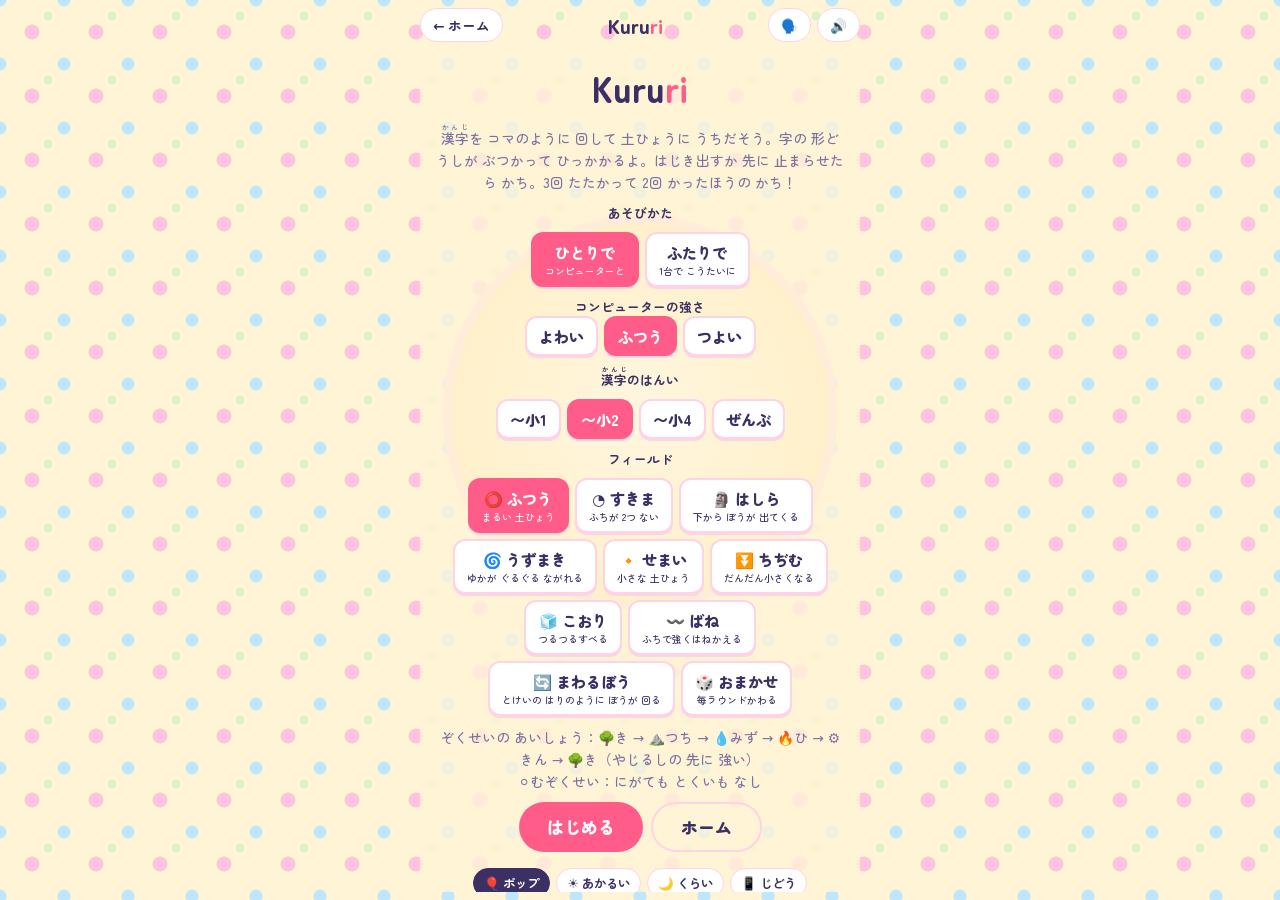
<file: koma.html>
<!DOCTYPE html>
<html lang="ja">
<head>
<meta charset="utf-8">
<meta name="viewport" content="width=device-width, initial-scale=1, maximum-scale=1, user-scalable=no, viewport-fit=cover">
<title>Kururi</title>
<meta name="apple-mobile-web-app-capable" content="yes">
<meta name="mobile-web-app-capable" content="yes">
<meta name="apple-mobile-web-app-title" content="Busyu">
<meta name="theme-color" content="#FFF4D6">
<link rel="manifest" href="manifest.json">
<link rel="apple-touch-icon" href="icon-180.png">
<link rel="icon" href="icon-192.png">
<link rel="stylesheet" href="fonts.css">
<style>
:root{
  box-sizing:border-box;padding-top:env(safe-area-inset-top,0px);padding-bottom:env(safe-area-inset-bottom,0px);
  --bg:#EEEAE2;--ink:#2A2620;--muted:#6F675C;--field:#FBF9F5;--line:#DCD4C7;--shu:#C8402E;--ai:#2F6DB5;--gold:#E0A100;
  --dish1:#F4EFE6;--dish2:#D9CDB8;
}
@media (prefers-color-scheme:dark){:root:not([data-theme="light"]):not([data-theme="pop"]){--bg:#15130F;--ink:#EEE8DE;--muted:#9C9384;--field:#1F1C17;--line:#3A352D;--shu:#F07A6A;--ai:#6FA8E8;--gold:#F2C14E;--dish1:#2A261F;--dish2:#141210}}
:root[data-theme="dark"]{--bg:#15130F;--ink:#EEE8DE;--muted:#9C9384;--field:#1F1C17;--line:#3A352D;--shu:#F07A6A;--ai:#6FA8E8;--gold:#F2C14E;--dish1:#2A261F;--dish2:#141210}
*{box-sizing:border-box}
html,body{margin:0;height:100%}
body{background:var(--bg);color:var(--ink);font-family:"Zen Maru Gothic","Hiragino Maru Gothic ProN","Hiragino Sans","Noto Sans JP",system-ui,sans-serif;
  display:flex;flex-direction:column;align-items:center;padding:8px 10px;overflow:hidden;-webkit-tap-highlight-color:transparent;user-select:none;-webkit-user-select:none}
.top{display:flex;align-items:center;justify-content:space-between;width:100%;max-width:440px;margin-bottom:4px;gap:8px}
h1{font-size:1.3rem;font-weight:900;margin:0}
h1 span{color:var(--shu)}
.icon{font:inherit;font-size:.85rem;font-weight:700;height:34px;padding:0 12px;border-radius:999px;border:1.5px solid var(--line);background:var(--field);color:var(--ink);cursor:pointer}
.icon[aria-pressed="false"]{opacity:.45}
.stage{position:relative;flex:1;min-height:0;width:100%;max-width:440px;display:flex;justify-content:center}
canvas{display:block;height:100%;max-width:100%;touch-action:none}
.overlay{position:absolute;inset:0;display:flex;flex-direction:column;align-items:center;justify-content:safe center;gap:10px;padding:16px;text-align:center;overflow-y:auto;
  background:color-mix(in srgb,var(--bg) 93%,transparent);z-index:5;border-radius:16px}
.overlay[hidden]{display:none}
.overlay.flip{transform:rotate(180deg)}
.overlay h2{font-size:clamp(1.6rem,7vw,2.2rem);font-weight:900;margin:0}
.overlay p{margin:0;color:var(--muted);line-height:1.6;font-size:.86rem}
.who{font-weight:900;font-size:1.05rem;padding:4px 14px;border-radius:999px;color:#fff}
.who.a{background:var(--shu)}.who.b{background:var(--ai)}
.seg{display:flex;gap:6px;flex-wrap:wrap;justify-content:center}
.seg button{font:inherit;font-weight:900;font-size:.95rem;padding:7px 12px;border-radius:12px;border:2px solid var(--line);background:var(--field);color:var(--ink);cursor:pointer;min-width:52px}
.seg button[aria-pressed="true"]{border-color:var(--shu);background:var(--shu);color:#fff}
.seg small{display:block;font-size:.62rem;font-weight:500}
.label{font-weight:700;font-size:.8rem}
.cards{display:grid;grid-template-columns:repeat(2,minmax(0,1fr));gap:8px;width:100%;max-width:380px}
.card{font:inherit;color:var(--ink);background:var(--field);border:2px solid var(--line);border-radius:16px;padding:10px 8px;cursor:pointer;display:flex;flex-direction:column;align-items:center;gap:2px}
.card[aria-pressed="true"]{border-color:var(--ec);box-shadow:0 0 0 2px var(--ec) inset}
.card{position:relative}
.card .fav{position:absolute;top:6px;left:8px;font-size:.62rem;font-weight:900;color:var(--gold)}
.card .k{font-size:2.6rem;font-weight:900;line-height:1.1;color:var(--ec)}
.card .y{font-size:.85rem;font-weight:900}
.card .el{font-size:.72rem;font-weight:700;color:#fff;background:var(--ec);border-radius:999px;padding:1px 10px;margin:2px 0}
.card .st{font-size:.68rem;color:var(--muted);line-height:1.5;text-align:left;width:100%;padding:0 4px}
.card .st b{color:var(--gold);letter-spacing:-1px}
.quizk{font-size:4.2rem;font-weight:900;line-height:1}
.choices{display:grid;gap:8px;width:100%;max-width:300px}
.choices button{font:inherit;font-size:1.3rem;font-weight:900;padding:12px;border-radius:14px;border:2px solid var(--line);background:var(--field);color:var(--ink);cursor:pointer}
.choices button.ok{background:#2E8B57;border-color:#2E8B57;color:#fff}
.choices button.ng{background:var(--shu);border-color:var(--shu);color:#fff}
button.go,button.sub{font:inherit;font-weight:900;font-size:1.05rem;border:none;border-radius:999px;padding:11px 28px;background:var(--shu);color:#fff;cursor:pointer}
button.go:disabled{opacity:.4}
button.sub{background:transparent;color:var(--ink);border:2px solid var(--line)}
button:focus-visible{outline:3px solid var(--ink);outline-offset:3px}
.btns{display:flex;gap:8px;flex-wrap:wrap;justify-content:center}
.chart{font-size:.75rem;color:var(--muted);line-height:1.6}
.fab{position:absolute;z-index:3;border:none;border-radius:999px;font:inherit;font-weight:900;cursor:pointer;touch-action:none;padding:0 16px;height:46px}
.fab[hidden]{display:none}
#confirm{left:50%;transform:translateX(-50%);bottom:10px;background:var(--ink);color:var(--field);font-size:1rem}
#confirm.topside{bottom:auto;top:10px;transform:translateX(-50%) rotate(180deg)}
#spA{left:10px;bottom:10px;background:var(--shu);color:#fff}
#spB{right:10px;top:10px;background:var(--ai);color:#fff;transform:rotate(180deg)}
#spB.cpu{display:none}
.fab:disabled{opacity:.3}
.askbox{z-index:20!important;background:color-mix(in srgb,var(--bg) 85%,transparent)!important}
/* pop theme for kids: pastel colours, polka dots */
:root[data-theme="pop"]{--bg:#FFF4D6;--ink:#3B2F63;--muted:#7C70A3;--field:#FFFFFF;--line:#FFD3E6;--shu:#FF5C8A;--slab:#F4A259;--ai:#3D8BFF;--gold:#FFB400;--dish1:#FFFFFF;--dish2:#FFE39A}
:root[data-theme="pop"] body{background:
  radial-gradient(circle,#FFC4DD 0 7px,transparent 8px) 0 0/64px 64px,
  radial-gradient(circle,#BFE6FF 0 6px,transparent 7px) 32px 32px/64px 64px,
  radial-gradient(circle,#D7F5C4 0 4px,transparent 5px) 16px 48px/64px 64px,
  #FFF4D6}
:root[data-theme="pop"] .overlay{background:color-mix(in srgb,#FFF4D6 80%,transparent)}
:root[data-theme="pop"] #home,:root[data-theme="pop"] #zukan{background:transparent}
:root[data-theme="pop"] .tile{background:color-mix(in srgb,var(--tc) 14%,#fff);border-color:color-mix(in srgb,var(--tc) 35%,#fff);box-shadow:0 4px 0 color-mix(in srgb,var(--tc) 45%,#fff)}
:root[data-theme="pop"] .seg button,:root[data-theme="pop"] .card,:root[data-theme="pop"] .chip{box-shadow:0 2px 0 var(--line)}
.themes{display:flex;gap:6px;justify-content:center;flex-wrap:wrap;margin-top:6px}
.themes button{font:inherit;font-size:.78rem;font-weight:700;padding:5px 10px;border-radius:999px;border:1.5px solid var(--line);background:var(--field);color:var(--ink);cursor:pointer}
.themes button[aria-pressed="true"]{background:var(--ink);color:var(--field);border-color:var(--ink)}
</style>
<script>(function(){ // theme: from the link (?theme=) first, then saved setting, else pop
  let t=null;try{t=new URLSearchParams(location.search).get("theme")}catch(e){}
  try{if(t)localStorage.setItem("bd-theme2",t);else t=localStorage.getItem("bd-theme2")}catch(e){}
  t=t||"pop";window.__theme=t;if(t!=="auto")document.documentElement.dataset.theme=t;
})()</script>

</head>
<body>
<div class="top">
  <button class="icon" id="backBtn">← ホーム</button>
  <h1>Kuru<span>ri</span></h1>
  <div style="display:flex;gap:6px"><button class="icon" id="voiceBtn" aria-label="読み上げ">🗣️</button><button class="icon" id="sfxBtn" aria-label="こうかおん">🔊</button></div>
</div>
<div class="stage" id="stage">
  <canvas id="cv"></canvas>
  <button class="fab" id="confirm" hidden>けってい</button>
  <button class="fab" id="spA" hidden>ひっさつ！</button>
  <button class="fab" id="spB" hidden>ひっさつ！</button>

  <div class="overlay" id="menu">
    <h2>Kuru<span style="color:var(--shu)">ri</span></h2>
    <p><ruby>漢字<rt>かんじ</rt></ruby>を コマのように 回して 土ひょうに うちだそう。字の 形どうしが ぶつかって ひっかかるよ。はじき出すか 先に 止まらせたら かち。3回 たたかって 2回 かったほうの かち！</p>
    <div class="label">あそびかた</div>
    <div class="seg" id="modeSeg"><button data-v="cpu">ひとりで<small>コンピューターと</small></button><button data-v="vs">ふたりで<small>1台で こうたいに</small></button></div>
    <div id="lvBox"><div class="label">コンピューターの強さ</div>
      <div class="seg" id="lvSeg"><button data-v="1">よわい</button><button data-v="2">ふつう</button><button data-v="3">つよい</button></div></div>
    <div class="label"><ruby>漢字<rt>かんじ</rt></ruby>のはんい</div>
    <div class="seg" id="grSeg"></div>
    <div class="label">フィールド</div>
    <div class="seg" id="fieldSeg"></div>
    <p class="chart">ぞくせいの あいしょう：🌳き → ⛰️つち → 💧みず → 🔥ひ → ⚙️きん → 🌳き（やじるしの 先に 強い）<br>⚪むぞくせい：にがても とくいも なし</p>
    <div class="btns"><button class="go" id="startBtn">はじめる</button><button class="sub" id="menuHome">ホーム</button></div>
    <div class="themes" id="themes" role="group" aria-label="がめんの色"></div>
  </div>

  <div class="overlay" id="pick" hidden>
    <span class="who" id="pickWho"></span>
    <p>コマにする <ruby>漢字<rt>かんじ</rt></ruby>を えらぼう。字の 線が 多いほど おもくて 強く、少ないほど はやいよ。</p>
    <div class="cards" id="cards"></div>
    <button class="go" id="pickOk" disabled>これにする</button>
  </div>

  <div class="overlay" id="quiz" hidden>
    <span class="who" id="quizWho"></span>
    <p>よみクイズ！ せいかいすると かいてんパワー アップ</p>
    <div class="quizk" id="quizK"></div>
    <div class="choices" id="choices"></div>
    <p id="quizMsg" style="min-height:1.6em;font-weight:900;color:var(--ink)"></p>
  </div>

  <div class="overlay askbox" id="ask" hidden>
    <p class="big" id="askMsg">ゲームをやめてホームにもどりますか？</p>
    <div class="btns"><button class="go" id="askYes">もどる</button><button class="sub" id="askNo">つづける</button></div>
  </div>
  <div class="overlay" id="result" hidden>
    <h2 id="resTitle"></h2>
    <p id="resDetail" style="font-size:1rem;color:var(--ink)"></p>
    <div class="btns"><button class="go" id="againBtn">もう一回</button><button class="sub" id="menuBtn">せってい</button></div>
  </div>
</div>
<script src="matter.min.js"></script>
<script>
// ================= data =================
// 字|学年(7=中学)|音|訓|意味  — grouped by radical
const RAD_SRC=[
 ["氵","さんずい","#2F80D0","h.32",`水|1|スイ|みず|みず|w
海|2|カイ|うみ|うみ
池|2|チ|いけ|いけ
汽|2|キ|—|ゆげ
活|2|カツ|—|いきる・いきいきする
泳|3|エイ|およ(ぐ)|およぐ
波|3|ハ|なみ|なみ
湖|3|コ|みずうみ|みずうみ
流|3|リュウ・ル|なが(れる)|ながれる
決|3|ケツ|き(める)|きめる
港|3|コウ|みなと|みなと
温|3|オン|あたた(かい)|あたたかい
漢|3|カン|—|中国のこと・かんじの「かん」
油|3|ユ|あぶら|あぶら
洗|6|セン|あら(う)|あらう
澤|7|タク|さわ|さわ（「沢」の古い書き方）`],
 ["木","きへん","#8B5A2B","h.38",`木|1|モク・ボク|き|き|w
本|1|ホン|もと|ほん・もと|w
森|1|シン|もり|もり|w
林|1|リン|はやし|はやし
校|1|コウ|—|まなびや・学校
村|1|ソン|むら|むら
板|3|ハン・バン|いた|いた
柱|3|チュウ|はしら|はしら
橋|3|キョウ|はし|はし
根|3|コン|ね|ね・もと
植|3|ショク|う(える)|うえる
横|3|オウ|よこ|よこ
松|4|ショウ|まつ|まつの木
桜|5|オウ|さくら|さくら
机|6|キ|つくえ|つくえ`],
 ["亻","にんべん","#EF6C00","h.3",`人|1|ジン・ニン|ひと|ひと|w
休|1|キュウ|やす(む)|やすむ
体|2|タイ・テイ|からだ|からだ
作|2|サク・サ|つく(る)|つくる
何|2|カ|なに・なん|なに
住|3|ジュウ|す(む)|すむ
使|3|シ|つか(う)|つかう
仕|3|シ・ジ|つか(える)|つかえる
便|4|ベン・ビン|たよ(り)|べんり・たより
位|4|イ|くらい|くらい・いるばしょ
信|4|シン|—|しんじる
例|4|レイ|たと(える)|たとえ
値|6|チ|ね・あたい|ねだん・あたい`],
 ["艹","くさかんむり","#3FA34D","k.32",`花|1|カ|はな|はな
草|1|ソウ|くさ|くさ
茶|2|チャ・サ|—|おちゃ
薬|3|ヤク|くすり|くすり
葉|3|ヨウ|は|は（しょくぶつの）
落|3|ラク|お(ちる)|おちる
苦|3|ク|くる(しい)・にが(い)|くるしい・にがい
荷|3|カ|に|にもつ
芽|4|ガ|め|め（しょくぶつの）
菜|4|サイ|な|な・やさい
英|4|エイ|—|すぐれる・イギリス
若|6|ジャク|わか(い)|わかい`],
 ["言","ごんべん","#4A55C0","h.4",`言|2|ゲン・ゴン|い(う)|いう・ことば|w
話|2|ワ|はな(す)|はなす
語|2|ゴ|かた(る)|ことば・かたる
読|2|ドク・トク|よ(む)|よむ
記|2|キ|しる(す)|かきしるす
計|2|ケイ|はか(る)|はかる・かぞえる
詩|3|シ|—|し（ポエム）
調|3|チョウ|しら(べる)|しらべる・ととのえる
談|3|ダン|—|はなしあう
説|4|セツ|と(く)|ときあかす
試|4|シ|ため(す)|ためす・こころみる
訓|4|クン|—|おしえる・くんよみ
誌|6|シ|—|かきしるす・ざっし`],
 ["糸","いとへん","#A35BD6","h.4",`糸|1|シ|いと|いと|w
紙|2|シ|かみ|かみ
線|2|セン|—|すじ・せん
細|2|サイ|ほそ(い)・こま(かい)|ほそい・こまかい
組|2|ソ|く(む)|くむ・くみ
絵|2|カイ・エ|—|え
終|3|シュウ|お(わる)|おわる
級|3|キュウ|—|だんかい・クラス
練|3|レン|ね(る)|ねる・きたえる
緑|3|リョク|みどり|みどり
結|4|ケツ|むす(ぶ)|むすぶ
給|4|キュウ|—|あたえる
続|4|ゾク|つづ(く)|つづく`],
 ["扌","てへん","#C2185B","h.34",`手|1|シュ|て|て|w
持|3|ジ|も(つ)|もつ
投|3|トウ|な(げる)|なげる
指|3|シ|ゆび・さ(す)|ゆび・さす
拾|3|シュウ・ジュウ|ひろ(う)|ひろう
打|3|ダ|う(つ)|うつ
折|4|セツ|お(る)|おる
技|5|ギ|わざ|わざ
採|5|サイ|と(る)|とる・えらぶ
授|5|ジュ|さず(ける)|さずける
捨|6|シャ|す(てる)|すてる
拡|6|カク|—|ひろげる
押|7|オウ|お(す)|おす`],
 ["宀","うかんむり","#A1442F","k.34~8",`家|2|カ・ケ|いえ・や|いえ
室|2|シツ|むろ|へや
安|3|アン|やす(い)|やすらか・やすい
客|3|キャク|—|おきゃく
宿|3|シュク|やど|やど
守|3|シュ|まも(る)|まもる
定|3|テイ|さだ(める)|さだめる・きめる
実|3|ジツ|み|み・ほんとう
宮|3|キュウ・グウ|みや|みや・ごてん
寒|3|カン|さむ(い)|さむい
害|4|ガイ|—|そこなう
宝|6|ホウ|たから|たから`],
 ["辶","しんにょう","#5F7A94","n.32,.2",`道|2|ドウ|みち|みち
通|2|ツウ|とお(る)|とおる・かよう
近|2|キン|ちか(い)|ちかい
遠|2|エン|とお(い)|とおい
週|2|シュウ|—|一週間
送|3|ソウ|おく(る)|おくる
進|3|シン|すす(む)|すすむ
運|3|ウン|はこ(ぶ)|はこぶ・めぐりあわせ
遊|3|ユウ|あそ(ぶ)|あそぶ
速|3|ソク|はや(い)|はやい
返|3|ヘン|かえ(す)|かえす
達|4|タツ|—|とどく・すぐれる`],
 ["⺮","たけかんむり","#1F9E89","k.36",`竹|1|チク|たけ|たけ|w
答|2|トウ|こた(える)|こたえる
算|2|サン|—|かぞえる
筆|3|ヒツ|ふで|ふで
箱|3|—|はこ|はこ
第|3|ダイ|—|じゅんばん
等|3|トウ|ひと(しい)|ひとしい・など
笑|4|ショウ|わら(う)|わらう
節|4|セツ|ふし|ふし・くぎり
管|4|カン|くだ|くだ
筋|6|キン|すじ|すじ
簡|6|カン|—|てがる・かんたん
箸|7|—|はし|はし（ごはんを食べる）`],
 ["日","ひへん","#F2B705","h.33~16",`日|1|ニチ・ジツ|ひ|ひ・おひさま|w
早|1|ソウ|はや(い)|はやい|k.5
星|2|セイ|ほし|ほし|k.5
明|2|メイ|あか(るい)|あかるい
時|2|ジ|とき|とき
晴|2|セイ|は(れる)|はれる
曜|2|ヨウ|—|ようび
暗|3|アン|くら(い)|くらい
昭|3|ショウ|—|あきらか
昨|4|サク|—|きのう・ひとつまえ
映|6|エイ|うつ(る)|うつる
暖|6|ダン|あたた(かい)|あたたかい
晩|6|バン|—|ゆうがた・よる`],
 ["金","かねへん","#9AA3AB","h.4",`金|1|キン・コン|かね|かね・きん|w
鉄|3|テツ|—|てつ
銀|3|ギン|—|ぎん
鏡|4|キョウ|かがみ|かがみ
録|4|ロク|—|かきしるす
銅|5|ドウ|—|どう（きんぞく）
針|6|シン|はり|はり
鋼|6|コウ|はがね|はがね
鉛|7|エン|なまり|なまり
鈴|7|レイ・リン|すず|すず
鍋|7|—|なべ|なべ`],
 ["口","くちへん","#E53935","h.3~10",`口|1|コウ・ク|くち|くち|w
右|1|ウ・ユウ|みぎ|みぎ|b.3,.45,1,1
名|1|メイ・ミョウ|な|なまえ|a.5
味|3|ミ|あじ|あじ
唱|4|ショウ|とな(える)|となえる
呼|6|コ|よ(ぶ)|よぶ
吸|6|キュウ|す(う)|すう
吹|7|スイ|ふ(く)|ふく
叫|7|キョウ|さけ(ぶ)|さけぶ
吐|7|ト|は(く)|はく
咲|7|—|さ(く)|さく
喫|7|キツ|—|のむ・すう
噴|7|フン|ふ(く)|ふきだす`],
 ["女","おんなへん","#D94F9E","h.4",`女|1|ジョ・ニョ|おんな|おんな|w
妹|2|マイ|いもうと|いもうと
姉|2|シ|あね|あね
始|3|シ|はじ(める)|はじめる
好|4|コウ|す(き)|すき・このむ
媛|4|エン|ひめ|ひめ（えひめけんの「媛」）
姓|7|セイ・ショウ|—|みょうじ
婚|7|コン|—|けっこん
娘|7|—|むすめ|むすめ
嫁|7|カ|よめ|よめ
妙|7|ミョウ|—|ふしぎ・すぐれている`],
 ["子","こへん","#35A7D8","w",`子|1|シ・ス|こ|こども|w
字|1|ジ|あざ|もじ|a.55
学|1|ガク|まな(ぶ)|まなぶ|a.5`],
 ["田","たへん","#7A8F2A","w",`田|1|デン|た|たんぼ|w
町|1|チョウ|まち|まち|h.45
男|1|ダン・ナン|おとこ|おとこ|k.5
番|2|バン|—|じゅんばん|a.45`],
 ["礻","しめすへん","#B23A48","h.35",`社|2|シャ|やしろ|やしろ・会社
神|3|シン・ジン|かみ|かみさま
祥|7|ショウ|—|めでたいこと・しるし`],
 ["力","ちから","#D84315","w",`力|1|リョク・リキ|ちから|ちから|w
加|4|カ|くわ(える)|くわえる|h.5
助|3|ジョ|たす(ける)|たすける|r.45
動|3|ドウ|うご(く)|うごく|r.45`],
 ["阝","こざとへん","#6D8B74","h.33",`陽|3|ヨウ|—|たいよう・ひなた
院|3|イン|—|たてもの・びょういん
階|3|カイ|—|かいだん・…かい`],
 ["風","かぜ","#5FA8A0","w",`風|2|フウ|かぜ|かぜ`],
 ["癶","はつがしら","#8E6C8A","k.4",`登|3|トウ・ト|のぼ(る)|のぼる`],
 ["一","いち","#3D5A80","w",`一|1|イチ|ひと(つ)|ひとつ|w
三|1|サン|み(っつ)|みっつ|w
上|1|ジョウ|うえ|うえ|a.25
下|1|カ・ゲ|した|した|k.25
七|1|シチ|なな|ななつ|w
万|2|マン・バン|—|まん・とてもたくさん|w`],
 ["大","だい","#6D4C9F","w",`大|1|ダイ・タイ|おお(きい)|おおきい|w
天|1|テン|あま|そら|w
太|2|タイ|ふと(い)|ふとい|w`],
 ["十","じゅう","#5C6BC0","w",`十|1|ジュウ|とお|とお|w
千|1|セン|ち|せん（数）|w
午|2|ゴ|—|ひるの十二時|w
南|2|ナン|みなみ|みなみ|k.3`],
 ["八","はち","#B5651D","w",`八|1|ハチ|や(っつ)|やっつ|w
六|1|ロク|む(っつ)|むっつ|a.45
公|2|コウ|おおやけ|みんなの|k.45`],
 ["王","おうへん","#D4A017","h.4",`王|1|オウ|—|おうさま|w
玉|1|ギョク|たま|たま|w
理|2|リ|—|すじみち・りか|h.4`],
 ["土","つちへん","#A0522D","h.35",`土|1|ド・ト|つち|つち|w
地|2|チ・ジ|—|じめん|h.35
場|2|ジョウ|ば|ばしょ|h.35`],
 ["雨","あめかんむり","#4FA3B8","k.45",`雨|1|ウ|あめ|あめ|w
雪|2|セツ|ゆき|ゆき|k.45
雲|2|ウン|くも|くも|k.45
電|2|デン|—|でんき|k.45`],
];
const OJAMA_SRC=`乙|7|オツ|—|二番目
了|7|リョウ|—|おわる
丸|2|ガン|まる|まる
久|5|キュウ|ひさ(しい)|ひさしい
才|2|サイ|—|うまれつきの力
丈|7|ジョウ|たけ|ながさ・じょうぶ`;
// 語|よみ|意味
const BWORD_SRC=`茶室|ちゃしつ|茶道をする部屋
実話|じつわ|本当にあった話
記録|きろく|書きのこすこと
計算|けいさん|数をかぞえて答えを出すこと
説明|せつめい|わかるように話すこと
調節|ちょうせつ|ちょうどよくととのえること
談笑|だんしょう|わらいながら 話すこと
筆記|ひっき|書きとること
細流|さいりゅう|細い 川のながれ
結婚|けっこん|ふうふに なること
緑茶|りょくちゃ|みどり色の 日本の お茶
持続|じぞく|長くつづくこと
指定|してい|これと きめること
寒波|かんぱ|とても さむい 空気が やってくること
通信|つうしん|しらせを つたえること
送信|そうしん|メールなどを おくること
遊泳|ゆうえい|およぐこと
返信|へんしん|へんじを おくること
時計|とけい|時こくを はかる どうぐ
暖流|だんりゅう|あたたかい 海の ながれ
鉄橋|てっきょう|てつで できた はし
始終|しじゅう|はじめから おわりまで・いつも
体温|たいおん|体の おんど
作詩|さくし|しを 作ること
苦笑|くしょう|にがわらい
英語|えいご|イギリスやアメリカなどのことば
林道|りんどう|林の中の道
村道|そんどう|村の道
温暖|おんだん|気こうが あたたかいこと
決定|けってい|はっきり きめること
流通|りゅうつう|しなものが 世の中に 出まわること
洗練|せんれん|あかぬけて じょうひんに なること
油絵|あぶらえ|あぶらの えのぐで かいた 絵
何時|なんじ|何時ごろか
作家|さっか|お話などを 書く人
寒暖|かんだん|さむさと あたたかさ
定時|ていじ|きまった 時こく
宝箱|たからばこ|たからものを 入れる はこ
運休|うんきゅう|電車や バスが お休みすること
達筆|たっぴつ|字が上手なこと
近海|きんかい|りくに 近い 海
速記|そっき|すばやく書きとること
等級|とうきゅう|ランク・だんかい
晩婚|ばんこん|年を とってからの けっこん
時速|じそく|1時間に すすむ きょり
暗記|あんき|そらでおぼえること
銅線|どうせん|どうで できた 線
鉄道|てつどう|線ろの 上を 走る のりもの
針葉|しんよう|はりのように 細い は
喫茶|きっさ|お茶を のむこと
折紙|おりがみ|紙を おって いろいろな 形を 作る あそび
給油|きゅうゆ|ねんりょうを 入れること
紙箱|かみばこ|紙で できた はこ
訓練|くんれん|くりかえし れんしゅうして きたえること
男子|だんし|男の子
女子|じょし|女の子
大木|たいぼく|大きな木
本日|ほんじつ|きょう
早口|はやくち|話すのがはやいこと
人口|じんこう|そこに すむ 人の 数
十字|じゅうじ|十の字の形
王子|おうじ|王さまの男の子ども
大人|おとな|一人前になった人
日本|にほん|わたしたちの国
一本|いっぽん|一つの細長いもの
三日|みっか|月の三番目の日・三日間
天下|てんか|世の中 ぜんたい
村人|むらびと|村に すむ 人
休日|きゅうじつ|休みの日
十人|じゅうにん|十の人
大王|だいおう|王さまの中の王さま
町村|ちょうそん|町と村
男女|だんじょ|男と女
名人|めいじん|とても上手な人
上手|じょうず|うまいこと
下手|へた|うまくないこと
雨天|うてん|雨の日
電池|でんち|電気をためるもの
雨水|あまみず|雨の水
竹林|ちくりん|竹の林
水田|すいでん|水をはった田んぼ
木星|もくせい|たいようけいで いちばん 大きい 星
金星|きんせい|明けの明星・よいの明星
土星|どせい|わの ある 星
十日|とおか|月の十番目の日・十日間
七日|なのか|月の七番目の日・七日間
女王|じょおう|女の王さま
手紙|てがみ|人に おくる 文
南口|みなみぐち|南がわの出入り口
大地|だいち|広い土地
番地|ばんち|じゅうしょの 番ごう
名字|みょうじ|家の名前
日記|にっき|毎日のできごとを書いたもの`;
const DWORD_SRC=`花火|はなび|火薬で光や音を楽しむもの
読書|どくしょ|本を読むこと
電車|でんしゃ|電気で 線ろを 走る のりもの
学校|がっこう|べんきょうを する ところ
青空|あおぞら|晴れた青い空
友達|ともだち|なかの よい 人
時間|じかん|時の長さ
音楽|おんがく|音で つくる げいじゅつ
天気|てんき|空のようす
地図|ちず|土地の ようすを あらわした 図
新聞|しんぶん|ニュースを のせた いんさつぶつ
漢字|かんじ|中国から つたわった 文字
野菜|やさい|食べるために そだてる 草
図書|としょ|本
雪山|ゆきやま|雪がつもった山
夕日|ゆうひ|夕方の 太よう
森林|しんりん|木が たくさん 生えている ところ
草花|くさばな|草や 花
草木|くさき|草や 木
手本|てほん|まねをして 学ぶもの
学力|がくりょく|学んで 身につけた 力
大学|だいがく|高校の あとに 学ぶ 学校
上下|じょうげ|上と 下
土木|どぼく|道や 川などを 作る しごと
一日|いちにち|朝から 夜まで
三人|さんにん|人が 三人
千人|せんにん|人が 千人
王女|おうじょ|王さまの むすめ
玉子|たまご|にわとりなどの たまご
水玉|みずたま|丸い つぶの もよう
休学|きゅうがく|学校を しばらく 休むこと
人手|ひとで|はたらく 人の 数
町人|ちょうにん|むかし 町に すんでいた 人`;
const IDIOM_SRC=`一石二鳥|いっせきにちょう|一つのことで二つの得をすること
十人十色|じゅうにんといろ|考えや すきなものは 人それぞれ ちがうこと
一期一会|いちごいちえ|一生に 一どの 出会いを 大切にすること
温故知新|おんこちしん|むかしのことを 学んで 新しいことを 知ること
花鳥風月|かちょうふうげつ|しぜんの 美しい けしき
以心伝心|いしんでんしん|ことばに しなくても 心が 通じあうこと
晴耕雨読|せいこううどく|晴れたら はたけしごと、雨なら 読書という のんびりした くらし
七転八起|しちてんはっき|何ども しっぱいしても くじけず 立ち上がること
起承転結|きしょうてんけつ|お話や 文の 組み立て方
自画自賛|じがじさん|自分で自分をほめること
千差万別|せんさばんべつ|いろいろなちがいがあること
臨機応変|りんきおうへん|その場に 合わせて うまく 動くこと
一心同体|いっしんどうたい|心も 体も 一つのように 強く むすびつくこと
試行錯誤|しこうさくご|しっぱいを くりかえしながら 正しい やり方を 見つけること`;

const KDATA={};
// region codes (where the radical sits, as fractions of the character box):
// w=whole, hX=left(へん), kX=top(かんむり), aX=bottom(あし), nX,Y=にょう, bU0,V0,U1,V1=box; "~T"=extra touch tolerance(px)
function parseRegion(code){
  const [c,t]=code.split("~"),ty=c[0],v=c.slice(1).split(",").map(Number);
  const boxes=ty==="w"?[[0,0,1,1]]:ty==="h"?[[0,0,v[0],1]]:ty==="k"?[[0,0,1,v[0]]]:ty==="a"?[[0,1-v[0],1,1]]:
    ty==="n"?[[0,0,v[0],1],[0,1-v[1],1,1]]:ty==="r"?[[1-v[0],0,1,1]]:[v];
  return{code,boxes,tol:t?+t:4};
}
const parseK=(line,rad,grp)=>{const [k,g,on,kun,mean,reg]=line.split("|");
  KDATA[k]={k,g:+g,on,kun,mean,rad,grp,reg:grp?parseRegion(reg||grp.region):null};return k};
const RADICALS=RAD_SRC.map(([sym,name,color,region,src])=>{
  const grp={sym,name,color,region};grp.all=src.split("\n").map(l=>parseK(l,name+"（"+sym+"）",grp));return grp});
const OJAMA=OJAMA_SRC.split("\n").map(l=>parseK(l,null));
const WORDS={};
const parseW=(src,type)=>src.split("\n").map(l=>{const [w,yomi,mean]=l.split("|");WORDS[w]={w,yomi,mean,type};return w});
const BUSYU_JUKUGO=parseW(BWORD_SRC,"juku");
const DOSU_ONLY=parseW(DWORD_SRC,"juku");
const DOSU_JUKUGO=[...DOSU_ONLY,...BUSYU_JUKUGO];
const IDIOMS=parseW(IDIOM_SRC,"idiom");
const ALL_KANJI=[...RADICALS.flatMap(r=>r.all),...OJAMA];
const GRADES=[{g:1,name:"〜小1"},{g:2,name:"〜小2"},{g:4,name:"〜小4"},{g:6,name:"〜小6"},{g:7,name:"ぜんぶ"}];
const gradeName=g=>g>=7?"中学":`小${g}`;
// reading to show and speak: kun-yomi if there is one, otherwise on-yomi, in hiragana
const kata2hira=t=>t.replace(/[\u30a1-\u30f6]/g,c=>String.fromCharCode(c.charCodeAt(0)-0x60));
const YOMI={一:"いち",三:"さん",七:"しち",八:"はち",十:"じゅう",六:"ろく",千:"せん",万:"まん",校:"こう",学:"がく",上:"うえ",下:"した",
  天:"てん",公:"こう",午:"ご",王:"おう",字:"じ",番:"ばん",電:"でん",地:"ち",理:"り",本:"ほん",名:"な",陽:"よう",祥:"しょう",社:"しゃ",力:"ちから",九:"きゅう",才:"さい"};
function readingOf(k){const d=KDATA[k];if(!d)return"";if(YOMI[k])return YOMI[k];const r=d.kun!=="—"?d.kun:d.on;return kata2hira(r.split("・")[0].replace(/\(([^)]*)\)/g,"（$1）"))}

// ================= コマバトル =================
const $=id=>document.getElementById(id);
function store(k,v){try{if(v===undefined)return localStorage.getItem(k);localStorage.setItem(k,v)}catch(e){return null}}
const css=n=>getComputedStyle(document.documentElement).getPropertyValue(n).trim();
let COL={};function readCols(){COL={ink:css("--ink"),muted:css("--muted"),field:css("--field"),line:css("--line"),shu:css("--shu"),ai:css("--ai"),gold:css("--gold"),d1:css("--dish1"),d2:css("--dish2")}}
matchMedia("(prefers-color-scheme:dark)").addEventListener("change",readCols);

// five elements: each beats the next one in the cycle
const ELEM={
  ki:{name:"き",icon:"🌳",color:"#3FA34D"},tsuchi:{name:"つち",icon:"⛰️",color:"#A0522D"},mizu:{name:"みず",icon:"💧",color:"#2F80D0"},
  hi:{name:"ひ",icon:"🔥",color:"#E8590C"},kin:{name:"きん",icon:"⚙️",color:"#7E8B98"},mu:{name:"むぞくせい",icon:"⚪",color:"#8A7F70"}};
const CYCLE=["ki","tsuchi","mizu","hi","kin"];
const RAD_ELEM={"木":"ki","艹":"ki","⺮":"ki","日":"hi","土":"tsuchi","田":"tsuchi","金":"kin","王":"kin","氵":"mizu","雨":"mizu","阝":"tsuchi","風":"ki"};
// kanji the player knows well: one of them is always among the four cards, whatever the grade range
const FAV=["太","祥","実","加","森","澤","風","登","千","陽"];
const elemOf=k=>{const g=KDATA[k]&&KDATA[k].grp;return g&&RAD_ELEM[g.sym]||"mu"};
function adv(a,b){ // multiplier when element a hits element b
  const i=CYCLE.indexOf(a),j=CYCLE.indexOf(b);if(i<0||j<0)return 1;
  if((i+1)%5===j)return 1.5;if((j+1)%5===i)return .75;return 1;
}
const beats=e=>{const i=CYCLE.indexOf(e);return i<0?null:CYCLE[(i+1)%5]};
const beatenBy=e=>{const i=CYCLE.indexOf(e);return i<0?null:CYCLE[(i+4)%5]};

// weight from how much ink the character has
const inkCache={};
const off=document.createElement("canvas");off.width=off.height=64;const octx=off.getContext("2d",{willReadFrequently:true});
function inkOf(k){
  if(inkCache[k]!=null)return inkCache[k];
  octx.clearRect(0,0,64,64);octx.font=`900 60px "Zen Maru Gothic",sans-serif`;octx.textAlign="center";octx.textBaseline="middle";octx.fillText(k,32,33);
  const d=octx.getImageData(0,0,64,64).data;let n=0;for(let i=3;i<d.length;i+=4)if(d[i]>110)n++;
  return inkCache[k]=n/(64*64);
}
// weight is ranked against every kanji, so the lightest is 0.8 and the heaviest 1.8 whatever the font
let inkSorted=null;
const BAL={speed:[1.15,.4],stam:[1.5,.5],mass:[.8,.8],mrExp:.15}; // tuned by simulating heavy vs light matches to about 50:50
function statsOf(k){
  if(!inkSorted)inkSorted=Object.keys(KDATA).map(inkOf).sort((a,b)=>a-b);
  const ink=inkOf(k);let i=0;while(i<inkSorted.length&&inkSorted[i]<ink)i++;
  const w=.8+i/(inkSorted.length-1);
  // heavy kanji push harder and are hard to move; light kanji launch faster and keep spinning longer
  const t=w-.8,speed=BAL.speed[0]-BAL.speed[1]*t,stamina=BAL.stam[0]-BAL.stam[1]*t,mass=(BAL.mass[0]+BAL.mass[1]*t)*4;
  return{w,speed,stamina,mass,stars:{omosa:Math.round(t*4)+1,hayasa:Math.round((1-t)*4)+1,nebari:Math.round((1-t)*4)+1}};
}
const starStr=n=>"★".repeat(n)+"☆".repeat(5-n);

// ================= zukan (shared with Busyu/Dosu through the same storage) =================
let ZK;try{ZK=JSON.parse(store("bd-zukan")||"{}")}catch(e){ZK={}}
ZK.k=ZK.k||{};ZK.w=ZK.w||{};ZK.i=ZK.i||{};ZK.c=ZK.c||{};
function zkSave(){store("bd-zukan",JSON.stringify(ZK))}
function zkSeen(k){if(KDATA[k]&&!ZK.k[k]){ZK.k[k]=1;zkSave()}}
// beating a kanji in Kururi gives it the Kururi stamp (4)
function zkBeat(k){if(!KDATA[k])return false;zkSeen(k);const v=ZK.c[k]|0;if(v&4)return false;ZK.c[k]=v|4;zkSave();return true}
const zkLv=k=>{const v=ZK.c[k]|0;return(v&1)+(v>>1&1)+(v>>2&1)};

// ================= sound & voice =================
let actx=null,sfxOn=store("km-sfx")!=="0",voiceOn=store("bd-voice")!=="0";
function ac(){if(!actx){try{actx=new(window.AudioContext||window.webkitAudioContext)()}catch(e){return null}}if(actx.state==="suspended")actx.resume();return actx}
function tone(f,dur,type="triangle",vol=.12,when=0,slide=0){
  if(!sfxOn||!ac())return;const t=actx.currentTime+when,o=actx.createOscillator(),g=actx.createGain();
  o.type=type;o.frequency.setValueAtTime(f,t);if(slide)o.frequency.exponentialRampToValueAtTime(Math.max(30,f+slide),t+dur);
  g.gain.setValueAtTime(0,t);g.gain.linearRampToValueAtTime(vol,t+.008);g.gain.exponentialRampToValueAtTime(.0001,t+dur);
  o.connect(g);g.connect(actx.destination);o.start(t);o.stop(t+dur+.05);
}
function noise(dur,vol,freq){
  if(!sfxOn||!ac())return;const n=Math.floor(actx.sampleRate*dur),buf=actx.createBuffer(1,n,actx.sampleRate),d=buf.getChannelData(0);
  for(let i=0;i<n;i++)d[i]=(Math.random()*2-1)*(1-i/n);
  const s=actx.createBufferSource(),f=actx.createBiquadFilter(),g=actx.createGain();s.buffer=buf;f.type="bandpass";f.frequency.value=freq;g.gain.value=vol;
  s.connect(f);f.connect(g);g.connect(actx.destination);s.start();
}
const NOTE=n=>440*Math.pow(2,(n-69)/12);
const SFX={
  clash(v){noise(.12,Math.min(.6,.15+v*.05),2400);tone(900+Math.random()*300,.08,"square",.04)},
  launch(){noise(.4,.25,700);tone(300,.35,"sawtooth",.04,0,500)},
  count(){tone(NOTE(76),.12,"square",.06)},go(){tone(NOTE(88),.3,"square",.08)},
  special(){tone(200,.3,"sawtooth",.08,0,900);noise(.3,.3,1200)},
  out(){tone(NOTE(60),.4,"triangle",.12,0,-200)},
  ok(){[0,4,7].forEach((s,i)=>tone(NOTE(76+s),.15,"triangle",.1,i*.06))},ng(){tone(NOTE(60),.25,"square",.06)},
  win(){[0,4,7,12,7,12].forEach((s,i)=>tone(NOTE(72+s),.2,"square",.06,i*.11))},
};
const sfx=(n,...a)=>{try{SFX[n](...a)}catch(e){}};
let jaVoice=null;
function pickVoice(){const vs=speechSynthesis.getVoices().filter(v=>/^ja/i.test(v.lang));jaVoice=vs.find(v=>v.localService)||vs[0]||null}
if("speechSynthesis" in window){pickVoice();speechSynthesis.onvoiceschanged=pickVoice}
function say(t){if(t)t=String(t).replace(/[（(]([^）)]*)[）)]/g,"$1");if(!voiceOn||!t||!("speechSynthesis" in window))return;try{speechSynthesis.cancel();const u=new SpeechSynthesisUtterance(t);u.lang="ja-JP";if(jaVoice)u.voice=jaVoice;u.rate=.95;speechSynthesis.speak(u)}catch(e){}}
function syncBtns(){$("sfxBtn").setAttribute("aria-pressed",sfxOn);$("voiceBtn").setAttribute("aria-pressed",voiceOn)}
$("sfxBtn").onclick=()=>{sfxOn=!sfxOn;store("km-sfx",sfxOn?"1":"0");syncBtns()};
$("voiceBtn").onclick=()=>{voiceOn=!voiceOn;store("bd-voice",voiceOn?"1":"0");syncBtns()};
// in-page confirmation (browser dialogs are blocked inside some viewers, such as the Claude page)
let asking=false;
function ask(msg,yes){asking=true;$("askMsg").textContent=msg;$("ask").hidden=false;
  $("askYes").onclick=()=>{asking=false;$("ask").hidden=true;yes()};
  $("askNo").onclick=()=>{asking=false;$("ask").hidden=true}}
let beaten=[];
function curTheme(){return store("bd-theme2")||window.__theme||"pop"}
function goHomePage(){location.href="index.html?theme="+curTheme()+(beaten.length?"&beat="+encodeURIComponent(beaten.join(",")):"")}
const THEMES=[["pop","🎈 ポップ"],["light","☀️ あかるい"],["dark","🌙 くらい"],["auto","📱 じどう"]];
function applyTheme(t){window.__theme=t;store("bd-theme2",t);if(t==="auto")delete document.documentElement.dataset.theme;else document.documentElement.dataset.theme=t;readCols()}
function buildThemes(){const cur=curTheme(),el=$("themes");el.innerHTML="";
  for(const [id,name] of THEMES){const b=document.createElement("button");b.textContent=name;b.setAttribute("aria-pressed",id===cur);
    b.onclick=()=>{applyTheme(id);buildThemes()};el.appendChild(b)}}
$("backBtn").onclick=()=>{if(phase!=="menu"&&phase!=="end")ask("ゲームをやめてホームにもどりますか？",goHomePage);else goHomePage()};
$("menuHome").onclick=goHomePage;

// ================= world =================
const WW=360,WH=600,CX=180,CY=300,TR=26,RIM=6.6,S0=58;
let R=158;
const START={A:{x:CX,y:CY+100},B:{x:CX,y:CY-100}};
const FIELDS=[
  {id:"normal",name:"ふつう",icon:"⭕",R:158,desc:"まるい 土ひょう"},
  {id:"gap",name:"すきま",icon:"◔",R:158,gaps:true,desc:"ふちが 2つ ない"},
  {id:"pillar",name:"はしら",icon:"🗿",R:158,pillars:true,desc:"下から ぼうが 出てくる"},
  {id:"swirl",name:"うずまき",icon:"🌀",R:158,swirl:true,desc:"ゆかが ぐるぐる ながれる"},
  {id:"small",name:"せまい",icon:"🔸",R:122,desc:"小さな 土ひょう"},
  {id:"shrink",name:"ちぢむ",icon:"⏬",R:158,shrink:true,desc:"だんだん小さくなる"},
  {id:"ice",name:"こおり",icon:"🧊",R:158,ice:true,desc:"つるつるすべる"},
  {id:"spring",name:"ばね",icon:"〰️",R:158,spring:true,desc:"ふちで強くはねかえる"},
  {id:"bar",name:"まわるぼう",icon:"🔄",R:158,bar:true,desc:"とけいの はりのように ぼうが 回る"},
  {id:"random",name:"おまかせ",icon:"🎲",desc:"毎ラウンドかわる"},
];
let fieldSel=store("km-field")||"normal",FIELD=FIELDS[0],gaps=[],pillars=[],pillarT=0,bar=null,barAng=0,barLen=0;
const BAR_W=.014,SEEK=.022; // rotating bar speed (radians per physics step)
function setupField(){
  const real=FIELDS.filter(f=>f.id!=="random");
  FIELD=fieldSel==="random"?real[Math.floor(Math.random()*real.length)]:FIELDS.find(f=>f.id===fieldSel)||FIELDS[0];
  R=FIELD.R;START.A.y=CY+R*.63;START.B.y=CY-R*.63;
  gaps=[];if(FIELD.gaps){const a=Math.random()*Math.PI*2;gaps=[{a,w:.6},{a:a+Math.PI+(Math.random()-.5),w:.6}]}
  pillars=[];pillarT=1.5;
}
const inGap=ang=>gaps.some(g=>{const d=Math.abs(((ang-g.a)%(Math.PI*2)+Math.PI*3)%(Math.PI*2)-Math.PI);return d<g.w/2});
const cv=$("cv"),ctx=cv.getContext("2d"),stage=$("stage");
let scale=1,dpr=1;
function resize(){dpr=Math.min(devicePixelRatio||1,2);const r=stage.getBoundingClientRect();scale=Math.min(r.width/WW,r.height/WH);
  cv.style.width=WW*scale+"px";cv.style.height=WH*scale+"px";cv.width=Math.round(WW*scale*dpr);cv.height=Math.round(WH*scale*dpr)}
const toWorld=e=>{const r=cv.getBoundingClientRect();return{x:(e.clientX-r.left)/r.width*WW,y:(e.clientY-r.top)/r.height*WH}};

const {Engine,Bodies,Composite,Events,Body}=Matter;
// the kanji's own strokes are the collision shape, so strokes catch on each other
const N=12,RES=96,FR=.96,shapeCache={};
const soff=document.createElement("canvas");soff.width=soff.height=RES;const sctx=soff.getContext("2d",{willReadFrequently:true});
function shapeFor(k){
  if(shapeCache[k])return shapeCache[k];
  sctx.clearRect(0,0,RES,RES);sctx.font=`900 ${RES*FR}px "Zen Maru Gothic",sans-serif`;sctx.textAlign="center";sctx.textBaseline="middle";sctx.fillStyle="#000";sctx.fillText(k,RES/2,RES/2);
  const px=sctx.getImageData(0,0,RES,RES).data,cs=RES/N,grid=[];
  for(let gy=0;gy<N;gy++){const row=[];for(let gx=0;gx<N;gx++){let ink=0,tot=0;
    for(let y=Math.floor(gy*cs);y<Math.floor((gy+1)*cs);y++)for(let x=Math.floor(gx*cs);x<Math.floor((gx+1)*cs);x++){tot++;if(px[(y*RES+x)*4+3]>110)ink++}
    row.push(ink/tot>.2)}grid.push(row)}
  const used=grid.map(r=>r.map(()=>false)),rects=[];
  for(let y=0;y<N;y++)for(let x=0;x<N;x++){if(!grid[y][x]||used[y][x])continue;
    let w=1;while(x+w<N&&grid[y][x+w]&&!used[y][x+w])w++;let h=1;
    outer:while(y+h<N){for(let i=0;i<w;i++)if(!grid[y+h][x+i]||used[y+h][x+i])break outer;h++}
    for(let yy=y;yy<y+h;yy++)for(let xx=x;xx<x+w;xx++)used[yy][xx]=true;rects.push({x,y,w,h})}
  if(!rects.length)rects.push({x:4,y:4,w:4,h:4});
  const c=S0/N;return shapeCache[k]=rects.map(r=>({x:(r.x+r.w/2)*c-S0/2,y:(r.y+r.h/2)*c-S0/2,w:r.w*c,h:r.h*c}));
}
function glyphBody(k,x,y,label){
  const parts=shapeFor(k).map(r=>Bodies.rectangle(x+r.x,y+r.y,r.w,r.h,{density:.002}));
  const b=Body.create({parts,restitution:.6,friction:.08,frictionAir:.012,label});
  b.off={x:x-b.position.x,y:y-b.position.y};return b;
}
let mode=store("km-mode")==="vs"?"vs":"cpu",lv=+store("km-lv")||2,grade=+store("bd-grade")||2;
if(grade>7)grade=7;
const GR=[{g:1,name:"〜小1"},{g:2,name:"〜小2"},{g:4,name:"〜小4"},{g:7,name:"ぜんぶ"}];
const P={A:{},B:{}};
let engine=null,phase="menu",wins={A:0,B:0},round=0,tops={},aim={A:null,B:null},drag=null,count=0,battleT=0,
    sparks=[],banners=[],clock=0,last=0,shakeFx=0,roundOver=false;
const isCPU=who=>mode==="cpu"&&who==="B";
const pool=()=>Object.keys(KDATA).filter(k=>KDATA[k].grp&&KDATA[k].g<=grade);

// ================= menu =================
function seg(id,val,items,set){const el=$(id);el.innerHTML="";for(const [v,label] of items){const b=document.createElement("button");b.innerHTML=label;b.setAttribute("aria-pressed",String(v)===String(val));b.onclick=()=>{set(v);buildMenu()};el.appendChild(b)}}
function buildMenu(){
  seg("modeSeg",mode,[["cpu","ひとりで<small>コンピューターと</small>"],["vs","ふたりで<small>1台で こうたいに</small>"]],v=>{mode=v;store("km-mode",v)});
  seg("lvSeg",lv,[[1,"よわい"],[2,"ふつう"],[3,"つよい"]],v=>{lv=+v;store("km-lv",v)});
  seg("grSeg",grade,GR.map(g=>[g.g,g.name]),v=>{grade=+v;store("bd-grade",v)});
  seg("fieldSeg",fieldSel,FIELDS.map(f=>[f.id,`${f.icon} ${f.name}<small>${f.desc}</small>`]),v=>{fieldSel=v;store("km-field",v)});
  $("lvBox").hidden=mode!=="cpu";
}
function show(id,flip){for(const o of ["menu","pick","quiz","result"])$(o).hidden=o!==id;if(id)$(id).classList.toggle("flip",!!flip)}

// ================= pick =================
let pickChoices=[],pickSel=null,pickWho="A";
function drawPick(who){
  pickWho=who;pickSel=null;$("pickOk").disabled=true;
  const fav=FAV.filter(k=>KDATA[k]),f0=fav[Math.floor(Math.random()*fav.length)];
  const ks=pool().filter(k=>k!==f0).sort(()=>Math.random()-.5),out=f0?[f0]:[],used=new Set(out.map(elemOf));
  for(const k of ks){const e=elemOf(k);if(out.length<4&&(!used.has(e)||out.length>=3)){out.push(k);used.add(e)}}
  pickChoices=out;
  $("pickWho").textContent=who==="A"?(mode==="cpu"?"あなたの番":"Aの番"):"Bの番";$("pickWho").className="who "+who.toLowerCase();
  const box=$("cards");box.innerHTML="";
  for(const k of out){const e=ELEM[elemOf(k)],s=statsOf(k).stars,b=document.createElement("button");b.className="card";b.style.setProperty("--ec",e.color);
    const st=beats(elemOf(k)),wk=beatenBy(elemOf(k));
    b.innerHTML=`<span class="k">${k}</span><span class="y">${readingOf(k)}</span><span class="el">${e.icon} ${e.name}</span>
      <span class="st">おもさ <b>${starStr(s.omosa)}</b><br>はやさ <b>${starStr(s.hayasa)}</b><br>ねばり <b>${starStr(s.nebari)}</b><br>${st?`つよい：${ELEM[st].icon}${ELEM[st].name}　よわい：${ELEM[wk].icon}${ELEM[wk].name}`:"⚪ にがても とくいも なし"}</span>`;
    b.onclick=()=>{pickSel=k;say(readingOf(k));[...box.children].forEach(c=>c.setAttribute("aria-pressed",c===b));$("pickOk").disabled=false};
    box.appendChild(b)}
  show("pick",mode==="vs"&&who==="B");
}
$("pickOk").onclick=()=>{
  P[pickWho].k=pickSel;zkSeen(pickSel);
  if(pickWho==="A"){if(mode==="cpu"){cpuPick();startRound()}else drawPick("B")}else startRound();
};
function cpuPick(){
  drawPickSilent();
  let k=pickChoices[Math.floor(Math.random()*pickChoices.length)];
  if(lv>=3){const ea=elemOf(P.A.k),good=pickChoices.find(c=>adv(elemOf(c),ea)>1);if(good)k=good}
  P.B.k=k;
}
function drawPickSilent(){const ks=pool().sort(()=>Math.random()-.5);pickChoices=ks.slice(0,4)}

// ================= quiz (each round, a random kanji) =================
let quizWho="A";
function drawQuiz(who){
  quizWho=who;
  const all=pool(),k=all[Math.floor(Math.random()*all.length)],ans=readingOf(k);
  const wrong=[...new Set(all.map(readingOf))].filter(r=>r&&r!==ans).sort(()=>Math.random()-.5).slice(0,2);
  const opts=[ans,...wrong].sort(()=>Math.random()-.5);
  $("quizWho").textContent=who==="A"?(mode==="cpu"?"あなた":"A"):"B";$("quizWho").className="who "+who.toLowerCase();
  $("quizK").textContent=k;$("quizMsg").textContent="";
  const box=$("choices");box.innerHTML="";
  for(const o of opts){const b=document.createElement("button");b.textContent=o;
    b.onclick=()=>{if(box.dataset.done)return;box.dataset.done=1;const ok=o===ans;
      b.classList.add(ok?"ok":"ng");if(!ok)[...box.children].find(c=>c.textContent===ans).classList.add("ok");
      P[who].bonus=ok;sfx(ok?"ok":"ng");say(ans);
      $("quizMsg").textContent=ok?"せいかい！ かいてんパワー アップ！":`ざんねん、「${ans}」でした`;
      setTimeout(afterQuiz,1300)};
    box.appendChild(b)}
  delete box.dataset.done;
  show("quiz",mode==="vs"&&who==="B");
}
function afterQuiz(){
  if(quizWho==="A"&&mode==="vs"){drawQuiz("B");return}
  if(mode==="cpu")P.B.bonus=Math.random()<[0,.4,.65,.9][lv];
  show(null);beginAim("A");
}

// ================= rounds =================
function startRound(){
  round++;roundOver=false;phase="quiz";setupField();
  engine=Engine.create();engine.gravity.y=0;
  Events.on(engine,"collisionStart",onHit);
  tops={};
  for(const who of ["A","B"]){
    const k=P[who].k,s=statsOf(k),b=glyphBody(k,START[who].x,START[who].y,who);
    Body.setMass(b,s.mass);if(FIELD.ice)b.frictionAir=.003;Composite.add(engine.world,b);
    tops[who]={who,k,body:b,s,elem:elemOf(k),spin:0,angle:Math.random()*6,out:false,stopped:false,used:false,fall:0};
  }
  bar=null;barAng=0;
  // a clock-hand bar: from the centre out to one side only, so the two kanji can still meet on the other side
  if(FIELD.bar){barLen=R*.8;bar=Bodies.rectangle(CX+barLen/2,CY,barLen,12,{isStatic:true,label:"bar",restitution:.8,chamfer:{radius:6}});Composite.add(engine.world,bar)}
  aim={A:null,B:null};
  drawQuiz("A");
}
function beginAim(who){
  phase="aim"+who;drag=null;
  if(isCPU(who)){cpuAim();return}
  banner(who==="A"?(mode==="cpu"?"ねらいを きめよう":"Aがねらう"):"Bがねらう",who==="A"?COL.shu:COL.ai,who==="B"&&mode==="vs");
  $("confirm").hidden=true;$("confirm").classList.toggle("topside",who==="B");
}
function cpuAim(){
  const me=START.B,acc=[0,.9,.45,.18][lv],toward=Math.atan2(START.A.y-me.y,START.A.x-me.x)+(Math.random()-.5)*2*acc;
  const pw=Math.min(1,[0,.45,.65,.8][lv]+(Math.random()-.5)*.3);
  aim.B={a:toward,p:pw};startCount();
}
$("confirm").onclick=()=>{
  const who=phase==="aimA"?"A":"B";if(!aim[who])return;
  $("confirm").hidden=true;
  if(who==="A"&&mode==="vs")beginAim("B");else if(who==="A")beginAim("B");else startCount();
};
function startCount(){phase="count";count=3.2;$("confirm").hidden=true}
function launch(){
  phase="battle";battleT=0;lastClash=-1;accT=0;sfx("launch");
  for(const who of ["A","B"]){
    const t=tops[who],a=aim[who],sp=(3+4*a.p)*t.s.speed;
    Body.setVelocity(t.body,{x:Math.cos(a.a)*sp,y:Math.sin(a.a)*sp});
    t.spin=(70+45*a.p)*(P[who].bonus?1.2:1);t.max=t.spin;Body.setAngularVelocity(t.body,(who==="A"?1:-1)*.3);
  }
  $("spA").hidden=false;$("spA").disabled=false;
  $("spB").hidden=false;$("spB").disabled=false;$("spB").classList.toggle("cpu",mode==="cpu");
}
function special(who){
  const t=tops[who],o=tops[who==="A"?"B":"A"];if(phase!=="battle"||t.used||t.out||t.stopped)return;
  t.used=true;$("sp"+who).disabled=true;sfx("special");
  const dx=o.body.position.x-t.body.position.x,dy=o.body.position.y-t.body.position.y,d=Math.hypot(dx,dy)||1;
  Body.setVelocity(t.body,{x:dx/d*9,y:dy/d*9});t.spin=Math.max(5,t.spin-8);t.dash=.5;
  banner("ひっさつ たいあたり！",who==="A"?COL.shu:COL.ai,who==="B"&&mode==="vs");
}
$("spA").addEventListener("pointerdown",e=>{e.preventDefault();special("A")});
$("spB").addEventListener("pointerdown",e=>{e.preventDefault();special("B")});

function onHit(ev){
  for(const p of ev.pairs){
    const a=p.bodyA.parent,b=p.bodyB.parent;
    if(bar&&(a===bar||b===bar)){const t=tops[(a===bar?b:a).label];if(t){
      const rx=t.body.position.x-CX,ry=t.body.position.y-CY;
      Body.setVelocity(t.body,{x:t.body.velocity.x-ry*BAR_W*2.6,y:t.body.velocity.y+rx*BAR_W*2.6});t.spin-=2;sfx("clash",2)}continue}
    if(!tops[a.label]||!tops[b.label]||a===b)continue;
    if(battleT-lastClash<.12)continue;lastClash=battleT;
    const A=tops[a.label],B=tops[b.label],n=p.collision.normal;
    const rv=Math.abs((a.velocity.x-b.velocity.x)*n.x+(a.velocity.y-b.velocity.y)*n.y),imp=Math.max(1,rv);
    for(const [X,Y,sign] of [[A,B,-1],[B,A,1]]){
      const f=adv(Y.elem,X.elem),mr=Math.pow(Y.s.w/X.s.w,BAL.mrExp),sr=Math.pow((Y.spin+20)/(X.spin+20),.5),dash=Y.dash>0?1.6:1;
      X.spin-=imp*1.0*f*mr*dash+.5;
      const push=Math.min(4.5,imp*.3*f*sr*mr*dash);
      // push X away from Y along the contact normal
      const dir=X.body===a?-1:1;
      Body.setVelocity(X.body,{x:X.body.velocity.x+n.x*push*dir,y:X.body.velocity.y+n.y*push*dir});
      if(f>1)X.hitAdv=.5;
    }
    const mx=(a.position.x+b.position.x)/2,my=(a.position.y+b.position.y)/2;
    for(let i=0;i<14;i++){const an=Math.random()*Math.PI*2,s=60+Math.random()*200;sparks.push({x:mx,y:my,vx:Math.cos(an)*s,vy:Math.sin(an)*s,life:.4})}
    sfx("clash",imp);shakeFx=Math.min(10,imp*1.2);if(navigator.vibrate)navigator.vibrate(15);
  }
}
const STEP=1000/60;let accT=0,lastClash=-1;
function physics(dt){
  accT+=dt*1000;
  while(accT>=STEP){accT-=STEP;
    for(const t of Object.values(tops)){
      if(t.out||t.stopped)continue;
      const b=t.body,dx=CX-b.position.x,dy=CY-b.position.y,d=Math.hypot(dx,dy)||1,sr=Math.max(0,t.spin)/100;
      // bowl slope pulls toward the centre; spin makes the top drift round the dish
      let vx=b.velocity.x+dx*.0011,vy=b.velocity.y+dy*.0011;
      if(d>12){vx+=(-dy/d)*.045*sr*(t.who==="A"?1:-1);vy+=(dx/d)*.045*sr*(t.who==="A"?1:-1)}
      if(FIELD.swirl&&d>8){vx+=(-dy/d)*.07;vy+=(dx/d)*.07}
      // the spinning tops are drawn toward each other, so they meet and clash instead of circling apart
      const o=tops[t.who==="A"?"B":"A"];if(o&&!o.out&&!o.stopped){const ox=o.body.position.x-b.position.x,oy=o.body.position.y-b.position.y,od=Math.hypot(ox,oy)||1;
        vx+=ox/od*SEEK*(.4+sr);vy+=oy/od*SEEK*(.4+sr)}
      // spin motor: keeps the kanji turning while it still has spin
      const target=(t.who==="A"?1:-1)*(.04+sr*.3);Body.setAngularVelocity(b,b.angularVelocity+(target-b.angularVelocity)*.06);
      // the dish has a raised rim: slow tops bounce back, only a hard hit flies over it
      const nx=-dx/d,ny=-dy/d,vr=vx*nx+vy*ny;
      const rimMax=FIELD.spring?9.5:RIM,kick=FIELD.spring?2.5:1.7;
      if(d>R-TR*.7&&vr>0&&vr<rimMax&&!inGap(Math.atan2(-dy,-dx))){vx-=kick*vr*nx;vy-=kick*vr*ny;t.rim=.25;if(FIELD.spring&&vr>1.5)sfx("count")}
      Body.setVelocity(b,{x:vx,y:vy});
    }
    if(bar){barAng+=BAR_W;Body.setAngle(bar,barAng);Body.setPosition(bar,{x:CX+Math.cos(barAng)*barLen/2,y:CY+Math.sin(barAng)*barLen/2})}
    Engine.update(engine,STEP);
  }
}
function battle(dt){
  battleT+=dt;
  if(FIELD.shrink)R=Math.max(92,FIELD.R-Math.max(0,battleT-2)*4.5);
  physics(dt);
  for(const t of Object.values(tops)){
    if(t.dash>0)t.dash-=dt;if(t.hitAdv>0)t.hitAdv-=dt;
    if(t.out||t.stopped){t.fall+=dt;continue}
    t.spin-=dt*(4.2/t.s.stamina);
    t.angle=t.body.angle;
    const d=Math.hypot(t.body.position.x-CX,t.body.position.y-CY);
    if(d>R+TR*.3){t.out=true;sfx("out");Body.setVelocity(t.body,{x:t.body.velocity.x*.3,y:t.body.velocity.y*.3})}
    else if(t.spin<=0){t.spin=0;t.stopped=true;sfx("out");Body.setVelocity(t.body,{x:0,y:0})}
  }
  if(FIELD.pillars)updatePillars(dt);
  // the computer uses its special when it lines up
  if(mode==="cpu"&&!tops.B.used&&lv>=2&&battleT>1.2){
    const d=Math.hypot(tops.A.body.position.x-tops.B.body.position.x,tops.A.body.position.y-tops.B.body.position.y);
    if(d<110&&Math.random()<dt*(lv===3?2:.8))special("B");
  }
  if(!roundOver){
    const A=tops.A,B=tops.B,aDown=A.out||A.stopped,bDown=B.out||B.stopped;
    if(aDown||bDown||battleT>40){
      let w=null;
      if(aDown&&!bDown)w="B";else if(bDown&&!aDown)w="A";else if(battleT>40&&!aDown&&!bDown)w=A.spin>B.spin?"A":B.spin>A.spin?"B":null;
      endRound(w,aDown&&bDown?"draw":(A.out||B.out)?"out":battleT>40?"time":"stop");
    }
  }
}
function updatePillars(dt){
  pillarT-=dt;
  if(pillarT<=0&&pillars.length<3){
    pillarT=1.6+Math.random()*1.4;
    for(let tries=0;tries<20;tries++){const a=Math.random()*Math.PI*2,r=Math.sqrt(Math.random())*R*.72,x=CX+Math.cos(a)*r,y=CY+Math.sin(a)*r;
      if(Object.values(tops).every(t=>Math.hypot(t.body.position.x-x,t.body.position.y-y)>70)){pillars.push({x,y,st:"warn",t:1});break}}
  }
  for(const p of pillars){
    p.t-=dt;
    if(p.st==="warn"&&p.t<=0){
      if(Object.values(tops).some(t=>Math.hypot(t.body.position.x-p.x,t.body.position.y-p.y)<34)){p.t=.2;continue} // wait until it is clear
      p.st="up";p.t=3.5;p.body=Bodies.circle(p.x,p.y,13,{isStatic:true,restitution:.9,label:"pillar"});Composite.add(engine.world,p.body);sfx("count");
    }else if(p.st==="up"&&p.t<=0){p.st="gone";Composite.remove(engine.world,p.body)}
  }
  pillars=pillars.filter(p=>p.st!=="gone");
}
function endRound(w,why){
  roundOver=true;$("spA").hidden=true;$("spB").hidden=true;
  const name=x=>x==="A"?(mode==="cpu"?"あなた":"A"):(mode==="cpu"?"コンピューター":"B");
  if(w){wins[w]++;banner(`${name(w)}のかち！`,w==="A"?COL.shu:COL.ai,w==="B"&&mode==="vs");
    const l=w==="A"?"B":"A";
    // only a human's win stamps the beaten kanji
    if(!isCPU(w)&&!beaten.includes(tops[l].k))beaten.push(tops[l].k);
    if(!isCPU(w)&&zkBeat(tops[l].k))setTimeout(()=>banner(zkLv(tops[l].k)===3?`「${tops[l].k}」ずかん かんせい！★`:`📖「${tops[l].k}」に Kururiスタンプ！`,COL.gold),1700);
    setTimeout(()=>banner(why==="out"?`${tops[l].k} はじき出し！`:why==="time"?"かいてんの 多いほうの かち":`${tops[l].k} がとまった`,COL.ink),900)}
  else banner("ひきわけ！",COL.ink);
  setTimeout(()=>{
    if(wins.A>=2||wins.B>=2)matchEnd();else startRound();
  },2600);
}
function matchEnd(){
  phase="end";const w=wins.A>wins.B?"A":"B";sfx("win");
  const winK=tops[w].k;
  $("resTitle").textContent=mode==="cpu"?(w==="A"?"あなたのかち！":"コンピューターのかち"):`${w}のかち！`;
  $("resDetail").innerHTML=`${wins.A} － ${wins.B}<br>かったコマ「${winK}」（${readingOf(winK)}）<br><small>${KDATA[winK].mean}</small>`;
  say(readingOf(winK));
  if(mode==="cpu"&&w==="A"){const k="km-wins-"+lv;store(k,(+store(k)||0)+1)}
  show("result",mode==="vs"&&w==="B");
}
function newMatch(){wins={A:0,B:0};round=0;P.A={};P.B={};drawPick("A")}
$("startBtn").onclick=async()=>{ac();if(voiceOn)say(" ");
  try{await Promise.race([document.fonts.load(`900 40px "Zen Maru Gothic"`,Object.keys(KDATA).join("")),new Promise(r=>setTimeout(r,3000))])}catch(e){}
  newMatch()};
$("againBtn").onclick=newMatch;
$("menuBtn").onclick=()=>{engine=null;phase="menu";buildMenu();show("menu")};

// ================= aiming input =================
cv.addEventListener("pointerdown",e=>{
  const who=phase==="aimA"?"A":phase==="aimB"?"B":null;if(!who||isCPU(who))return;
  const p=toWorld(e);if(mode==="vs"&&(who==="A"?p.y<CY:p.y>CY))return; // each player uses their own half
  drag={who,x:p.x,y:p.y,cx:p.x,cy:p.y};cv.setPointerCapture(e.pointerId);
});
cv.addEventListener("pointermove",e=>{if(!drag)return;const p=toWorld(e);drag.cx=p.x;drag.cy=p.y;
  const dx=drag.x-p.x,dy=drag.y-p.y,l=Math.hypot(dx,dy);if(l>12)aim[drag.who]={a:Math.atan2(dy,dx),p:Math.min(1,l/120)}});
cv.addEventListener("pointerup",()=>{if(!drag)return;const who=drag.who;drag=null;if(aim[who])$("confirm").hidden=false});

// ================= drawing =================
function banner(text,color,flip){banners.push({text,color,flip,t:0})}
function drawTop(t){
  const b=t.body,x=b.position.x,y=b.position.y,e=ELEM[t.elem];
  const fall=Math.min(1,t.fall/.8),sc=t.out?1-fall*.5:1,alpha=t.out?1-fall*.7:1;
  const col=t.who==="A"?COL.shu:COL.ai,av=b.angularVelocity||0;
  ctx.font=`900 ${S0*FR}px "Zen Maru Gothic",sans-serif`;ctx.textAlign="center";ctx.textBaseline="middle";
  const glyph=(ang,al)=>{ctx.save();ctx.translate(x,y);ctx.globalAlpha=alpha*al;ctx.scale(sc,sc);ctx.rotate(ang);ctx.translate(b.off.x,b.off.y);
    ctx.fillStyle=col;ctx.fillText(t.k,0,0);ctx.restore()};
  // shadow, then afterimages that show how fast it spins
  ctx.save();ctx.translate(x+3,y+5);ctx.rotate(t.angle);ctx.translate(b.off.x,b.off.y);ctx.globalAlpha=.13*alpha;ctx.fillStyle="#000";ctx.fillText(t.k,0,0);ctx.restore();
  if(phase==="battle"&&!t.stopped&&!t.out){glyph(t.angle-av*2.4,.14);glyph(t.angle-av*1.2,.25)}
  glyph(t.angle,1);
  // element badge stays upright above the kanji
  ctx.globalAlpha=alpha;ctx.font=`13px sans-serif`;ctx.fillText(e.icon,x,y-S0*.62);ctx.globalAlpha=1;
  // spin gauge
  // small spin bar (no ring around the kanji)
  if(phase==="battle"&&!t.out){const w=40,f=Math.max(0,t.spin)/Math.max(1,t.max),by=y+S0*.6;
    ctx.fillStyle=COL.line;ctx.fillRect(x-w/2,by,w,4);ctx.fillStyle=col;ctx.fillRect(x-w/2,by,w*f,4)}
  if(t.hitAdv>0){ctx.font=`900 14px "Zen Maru Gothic",sans-serif`;ctx.fillStyle=COL.gold;ctx.textAlign="center";ctx.fillText("こうかばつぐん！",x,y-TR-16)}
}
function drawHud(who,flip){
  const t=tops[who];if(!t)return;
  ctx.save();if(flip){ctx.translate(WW,WH);ctx.rotate(Math.PI)}
  const y=WH-14,col=who==="A"?COL.shu:COL.ai,e=ELEM[t.elem];
  ctx.textAlign="left";ctx.textBaseline="alphabetic";ctx.fillStyle=col;ctx.font=`900 15px "Zen Maru Gothic",sans-serif`;
  const nm=who==="A"?(mode==="cpu"?"あなた":"A"):(mode==="cpu"?"CPU":"B");
  const pos=who==="A"||flip;
  const bx=pos?118:12, by=pos?y-40:30;
  ctx.fillText(`${nm} ${"●".repeat(wins[who])}${"○".repeat(2-wins[who])}`,bx,by);
  ctx.fillStyle=COL.muted;ctx.font=`700 12px "Zen Maru Gothic",sans-serif`;
  ctx.fillText(`${t.k}（${readingOf(t.k)}） ${e.icon}${e.name}${P[who].bonus?"  ⚡パワーアップ":""}`,bx,by+16);
  ctx.restore();
}
function draw(){
  ctx.setTransform(scale*dpr,0,0,scale*dpr,0,0);ctx.clearRect(0,0,WW,WH);
  ctx.save();
  if(shakeFx>0){ctx.translate((Math.random()-.5)*shakeFx,(Math.random()-.5)*shakeFx);shakeFx*=.88;if(shakeFx<.3)shakeFx=0}
  // dish
  const g=ctx.createRadialGradient(CX,CY,10,CX,CY,R);g.addColorStop(0,COL.d1);g.addColorStop(1,COL.d2);
  ctx.fillStyle=g;ctx.beginPath();ctx.arc(CX,CY,R,0,Math.PI*2);ctx.fill();
  ctx.lineWidth=7;ctx.strokeStyle=COL.line;
  if(!gaps.length){ctx.beginPath();ctx.arc(CX,CY,R,0,Math.PI*2);ctx.stroke()}
  else{const gs=[...gaps].map(g=>({...g,a:((g.a%(Math.PI*2))+Math.PI*2)%(Math.PI*2)})).sort((a,b)=>a.a-b.a);
    for(let i=0;i<gs.length;i++){const g1=gs[i],g2=gs[(i+1)%gs.length];let e2=g2.a-g2.w/2;if(i===gs.length-1)e2+=Math.PI*2;
      ctx.beginPath();ctx.arc(CX,CY,R,g1.a+g1.w/2,e2);ctx.stroke()}
    ctx.strokeStyle=COL.shu;ctx.lineWidth=2;ctx.setLineDash([4,5]);for(const g of gaps){ctx.beginPath();ctx.arc(CX,CY,R+5,g.a-g.w/2,g.a+g.w/2);ctx.stroke()}ctx.setLineDash([])}
  if(FIELD.ice){ctx.save();ctx.beginPath();ctx.arc(CX,CY,R,0,Math.PI*2);ctx.clip();ctx.fillStyle="rgba(140,200,235,.28)";ctx.fillRect(CX-R,CY-R,R*2,R*2);
    ctx.strokeStyle="rgba(255,255,255,.7)";ctx.lineWidth=2;for(let i=0;i<7;i++){const a=i*0.9,r=R*(.2+((i*37)%60)/100);ctx.beginPath();ctx.moveTo(CX+Math.cos(a)*r,CY+Math.sin(a)*r);ctx.lineTo(CX+Math.cos(a)*r+18,CY+Math.sin(a)*r-8);ctx.stroke()}ctx.restore()}
  if(FIELD.spring){ctx.strokeStyle=COL.gold;ctx.lineWidth=3;ctx.beginPath();for(let i=0;i<=120;i++){const a=i/120*Math.PI*2,r=R+(i%2?4:-4);ctx.lineTo(CX+Math.cos(a)*r,CY+Math.sin(a)*r)}ctx.stroke()}
  if(FIELD.shrink&&R<FIELD.R){ctx.strokeStyle=COL.shu;ctx.globalAlpha=.35;ctx.lineWidth=2;ctx.setLineDash([5,6]);ctx.beginPath();ctx.arc(CX,CY,FIELD.R,0,Math.PI*2);ctx.stroke();ctx.setLineDash([]);ctx.globalAlpha=1}
  if(bar){ctx.save();ctx.translate(CX,CY);ctx.rotate(barAng);ctx.fillStyle="rgba(0,0,0,.18)";ctx.fillRect(3,-6+5,barLen,12);
    ctx.fillStyle="#8B5A2B";ctx.beginPath();ctx.roundRect?ctx.roundRect(-6,-6,barLen+6,12,6):ctx.rect(-6,-6,barLen+6,12);ctx.fill();
    ctx.fillStyle="#C9A27A";ctx.beginPath();ctx.arc(0,0,10,0,Math.PI*2);ctx.fill();ctx.restore()}
  if(FIELD.swirl){ctx.strokeStyle=COL.line;ctx.lineWidth=3;ctx.globalAlpha=.7;
    for(let i=0;i<4;i++){ctx.beginPath();for(let s2=0;s2<=1;s2+=.05){const a=clock*.9+i*Math.PI/2+s2*2.2,r=12+s2*R*.85;ctx.lineTo(CX+Math.cos(a)*r,CY+Math.sin(a)*r)}ctx.stroke()}ctx.globalAlpha=1}
  for(const p of pillars){
    if(p.st==="warn"){ctx.strokeStyle=COL.shu;ctx.lineWidth=2;ctx.globalAlpha=.4+.4*Math.sin(clock*16);ctx.beginPath();ctx.arc(p.x,p.y,15,0,Math.PI*2);ctx.stroke();ctx.globalAlpha=1}
    else{ctx.fillStyle="rgba(0,0,0,.2)";ctx.beginPath();ctx.arc(p.x+3,p.y+5,13,0,Math.PI*2);ctx.fill();
      const pg=ctx.createRadialGradient(p.x-4,p.y-4,2,p.x,p.y,14);pg.addColorStop(0,"#C9B79A");pg.addColorStop(1,"#7A6A55");ctx.fillStyle=pg;ctx.beginPath();ctx.arc(p.x,p.y,13,0,Math.PI*2);ctx.fill()}
  }
  ctx.strokeStyle=COL.line;ctx.lineWidth=1;ctx.globalAlpha=.5;for(const r of [R*.33,R*.66]){ctx.beginPath();ctx.arc(CX,CY,r,0,Math.PI*2);ctx.stroke()}ctx.globalAlpha=1;
  if(mode==="vs"&&(phase==="aimA"||phase==="aimB")){ctx.setLineDash([6,6]);ctx.strokeStyle=COL.line;ctx.lineWidth=2;ctx.beginPath();ctx.moveTo(0,CY);ctx.lineTo(WW,CY);ctx.stroke();ctx.setLineDash([])}
  if(engine){
    // aim arrow (only the player who is aiming sees their own)
    const who=phase==="aimA"?"A":phase==="aimB"?"B":null;
    if(who&&!isCPU(who)){
      const s=START[who];
      if(!aim[who]){ctx.font=`700 13px "Zen Maru Gothic",sans-serif`;ctx.fillStyle=COL.muted;ctx.textAlign="center";
        ctx.save();ctx.translate(s.x,s.y+(who==="A"?TR+26:-TR-26));if(who==="B"&&mode==="vs")ctx.rotate(Math.PI);ctx.fillText("うしろに引っぱって はなす",0,0);ctx.restore()}
      else{const a=aim[who],L=40+a.p*90,ex=s.x+Math.cos(a.a)*L,ey=s.y+Math.sin(a.a)*L,col=who==="A"?COL.shu:COL.ai;
        ctx.strokeStyle=col;ctx.lineWidth=5;ctx.lineCap="round";ctx.beginPath();ctx.moveTo(s.x,s.y);ctx.lineTo(ex,ey);ctx.stroke();
        ctx.fillStyle=col;ctx.beginPath();ctx.moveTo(ex+Math.cos(a.a)*14,ey+Math.sin(a.a)*14);ctx.lineTo(ex+Math.cos(a.a+2.4)*12,ey+Math.sin(a.a+2.4)*12);ctx.lineTo(ex+Math.cos(a.a-2.4)*12,ey+Math.sin(a.a-2.4)*12);ctx.fill();
        ctx.save();ctx.translate(s.x,s.y+(who==="A"?TR+26:-TR-26));if(who==="B"&&mode==="vs")ctx.rotate(Math.PI);
        ctx.font=`900 13px "Zen Maru Gothic",sans-serif`;ctx.textAlign="center";ctx.fillText(`パワー ${Math.round(a.p*100)}`,0,0);ctx.restore()}
    }
    for(const t of Object.values(tops))drawTop(t);
    for(const s of sparks){ctx.globalAlpha=Math.max(0,s.life/.4);ctx.fillStyle=COL.gold;ctx.fillRect(s.x-1.5,s.y-1.5,3,3)}ctx.globalAlpha=1;
    drawHud("A",false);drawHud("B",mode==="vs");
    if(phase==="count"){const n=Math.ceil(count-.2);ctx.font=`900 72px "Zen Maru Gothic",sans-serif`;ctx.textAlign="center";ctx.textBaseline="middle";
      ctx.fillStyle=COL.ink;ctx.lineWidth=8;ctx.strokeStyle=COL.field;const txt=n>0?String(n):"ゴー！";ctx.strokeText(txt,CX,CY);ctx.fillText(txt,CX,CY)}
  }
  ctx.textAlign="center";ctx.textBaseline="middle";
  for(const b of banners){const a=b.t<.2?b.t/.2:Math.max(0,1-(b.t-1.2)/.4);ctx.save();ctx.globalAlpha=a;ctx.translate(CX,CY-60);if(b.flip)ctx.rotate(Math.PI);
    ctx.font=`900 24px "Zen Maru Gothic",sans-serif`;ctx.lineWidth=6;ctx.strokeStyle=COL.field;ctx.strokeText(b.text,0,0);ctx.fillStyle=b.color;ctx.fillText(b.text,0,0);ctx.restore()}
  ctx.restore();
}
function loop(ts){
  const dt=Math.min(.05,(ts-last)/1000);last=ts;clock+=dt;
  if(phase==="count"&&!asking){const before=Math.ceil(count-.2);count-=dt;const now=Math.ceil(count-.2);if(now!==before)now>0?sfx("count"):sfx("go");if(count<=0)launch()}
  if(phase==="battle"&&engine&&!asking)battle(dt);
  for(const s of sparks){s.x+=s.vx*dt;s.y+=s.vy*dt;s.life-=dt}sparks=sparks.filter(s=>s.life>0);
  for(const b of banners)b.t+=dt;banners=banners.filter(b=>b.t<1.6);
  draw();requestAnimationFrame(loop);
}
addEventListener("resize",resize);
if("serviceWorker" in navigator)navigator.serviceWorker.register("sw.js").catch(()=>{});
readCols();resize();buildMenu();syncBtns();buildThemes();
document.fonts&&document.fonts.load(`900 40px "Zen Maru Gothic"`,"漢字");
last=performance.now();requestAnimationFrame(loop);
</script>
</body>
</html>
</file>
